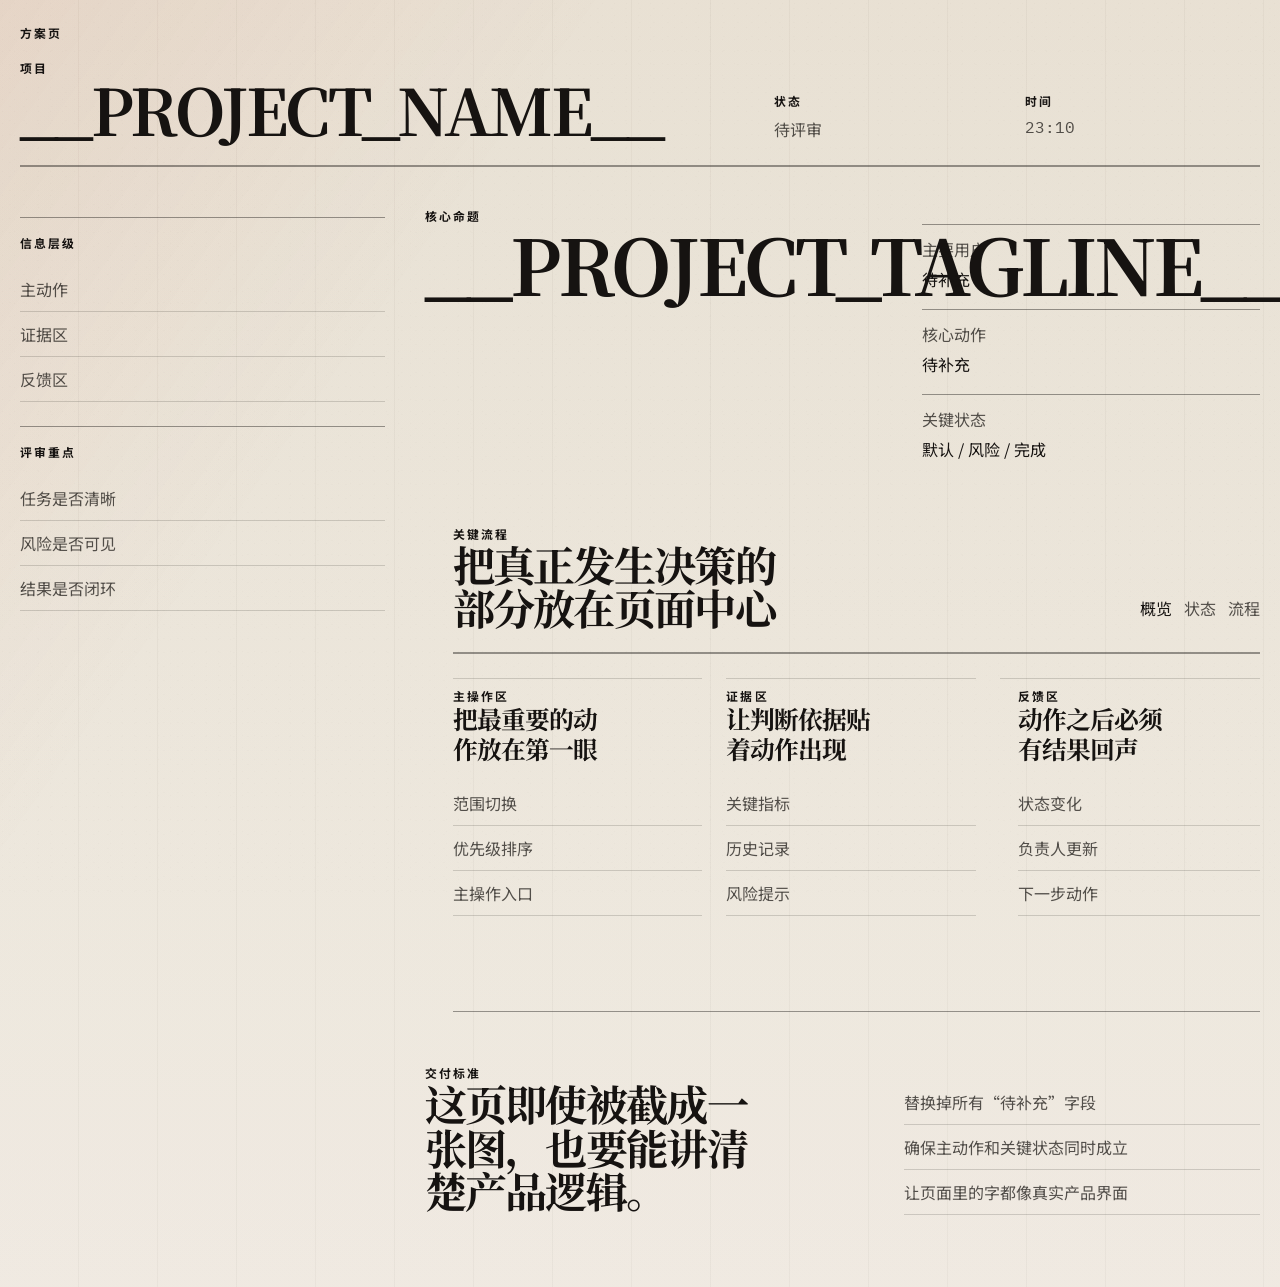
<file: .skill-build/product-html-prototype/assets/prototype-starter/index.html>
<!DOCTYPE html>
<html lang="zh-CN">
  <head>
    <meta charset="UTF-8" />
    <meta name="viewport" content="width=device-width, initial-scale=1.0" />
    <title>__PROJECT_NAME__</title>
    <link rel="preconnect" href="https://fonts.googleapis.com" />
    <link rel="preconnect" href="https://fonts.gstatic.com" crossorigin />
    <link
      href="https://fonts.googleapis.com/css2?family=IBM+Plex+Mono:wght@400;500&family=Noto+Sans+SC:wght@400;500;700&family=Noto+Serif+SC:wght@500;700&display=swap"
      rel="stylesheet"
    />
    <link rel="stylesheet" href="styles.css" />
  </head>
  <body>
    <div class="grain"></div>

    <div class="shell reveal reveal-1">
      <header class="masthead">
        <p class="kicker">方案页</p>
        <div class="masthead-meta">
          <div>
            <p class="meta-label">项目</p>
            <h1>__PROJECT_NAME__</h1>
          </div>
          <div class="meta-pair">
            <div>
              <p class="meta-label">状态</p>
              <p class="meta-value">待评审</p>
            </div>
            <div>
              <p class="meta-label">时间</p>
              <p class="meta-value mono" id="live-time">09:42</p>
            </div>
          </div>
        </div>
      </header>

      <main class="editorial-grid">
        <section class="statement reveal reveal-2">
          <p class="section-label">核心命题</p>
          <div class="statement-grid">
            <div class="statement-headline">
              <h2>__PROJECT_TAGLINE__</h2>
            </div>
            <dl class="fact-list">
              <div>
                <dt>主要用户</dt>
                <dd>待补充</dd>
              </div>
              <div>
                <dt>核心动作</dt>
                <dd>待补充</dd>
              </div>
              <div>
                <dt>关键状态</dt>
                <dd>默认 / 风险 / 完成</dd>
              </div>
            </dl>
          </div>
        </section>

        <section class="brief-rail reveal reveal-3">
          <div class="rail-block">
            <p class="section-label">信息层级</p>
            <ul>
              <li>主动作</li>
              <li>证据区</li>
              <li>反馈区</li>
            </ul>
          </div>
          <div class="rail-block">
            <p class="section-label">评审重点</p>
            <ul>
              <li>任务是否清晰</li>
              <li>风险是否可见</li>
              <li>结果是否闭环</li>
            </ul>
          </div>
        </section>

        <section class="main-stage reveal reveal-4">
          <div class="stage-header">
            <div>
              <p class="section-label">关键流程</p>
              <h3>把真正发生决策的部分放在页面中心</h3>
            </div>
            <nav class="stage-switcher" aria-label="页面视图">
              <button class="stage-tab is-active" data-tab="overview" type="button">概览</button>
              <button class="stage-tab" data-tab="states" type="button">状态</button>
              <button class="stage-tab" data-tab="flow" type="button">流程</button>
            </nav>
          </div>

          <article class="stage-panel is-active" data-panel="overview">
            <div class="stage-panel-grid">
              <div class="panel-column">
                <p class="panel-kicker">主操作区</p>
                <h4>把最重要的动作放在第一眼</h4>
                <ul class="panel-list">
                  <li>范围切换</li>
                  <li>优先级排序</li>
                  <li>主操作入口</li>
                </ul>
              </div>
              <div class="panel-column">
                <p class="panel-kicker">证据区</p>
                <h4>让判断依据贴着动作出现</h4>
                <ul class="panel-list">
                  <li>关键指标</li>
                  <li>历史记录</li>
                  <li>风险提示</li>
                </ul>
              </div>
              <div class="panel-column accent-column">
                <p class="panel-kicker">反馈区</p>
                <h4>动作之后必须有结果回声</h4>
                <ul class="panel-list">
                  <li>状态变化</li>
                  <li>负责人更新</li>
                  <li>下一步动作</li>
                </ul>
              </div>
            </div>
          </article>

          <article class="stage-panel" data-panel="states">
            <div class="ledger">
              <div class="ledger-row">
                <span class="ledger-key">空状态</span>
                <div>
                  <strong>先给方向，不给空白</strong>
                  <p>入口指引 / 示例数据 / 推荐下一步</p>
                </div>
              </div>
              <div class="ledger-row">
                <span class="ledger-key">风险态</span>
                <div>
                  <strong>优先级、影响面、负责人同时可见</strong>
                  <p>不要只给红色提醒，要给处理路径</p>
                </div>
              </div>
              <div class="ledger-row">
                <span class="ledger-key">完成态</span>
                <div>
                  <strong>结果、归属、后续动作一次讲清</strong>
                  <p>确认不是终点，闭环才是终点</p>
                </div>
              </div>
            </div>
          </article>

          <article class="stage-panel" data-panel="flow">
            <ol class="flowline">
              <li>
                <span class="mono">01</span>
                <div>
                  <strong>识别</strong>
                  <p>先知道当前要处理什么，以及为什么现在处理。</p>
                </div>
              </li>
              <li>
                <span class="mono">02</span>
                <div>
                  <strong>判断</strong>
                  <p>把证据、影响和风险放到一个视线范围内。</p>
                </div>
              </li>
              <li>
                <span class="mono">03</span>
                <div>
                  <strong>执行</strong>
                  <p>主动作必须清晰，次动作必须收敛。</p>
                </div>
              </li>
              <li>
                <span class="mono">04</span>
                <div>
                  <strong>确认</strong>
                  <p>执行后发生了什么，谁接手，下一步去哪。</p>
                </div>
              </li>
            </ol>
          </article>
        </section>

        <section class="closing-note reveal reveal-5">
          <div>
            <p class="section-label">交付标准</p>
            <h3>这页即使被截成一张图，也要能讲清楚产品逻辑。</h3>
          </div>
          <ul>
            <li>替换掉所有“待补充”字段</li>
            <li>确保主动作和关键状态同时成立</li>
            <li>让页面里的字都像真实产品界面</li>
          </ul>
        </section>
      </main>
    </div>

    <script src="app.js"></script>
  </body>
</html>
</file>
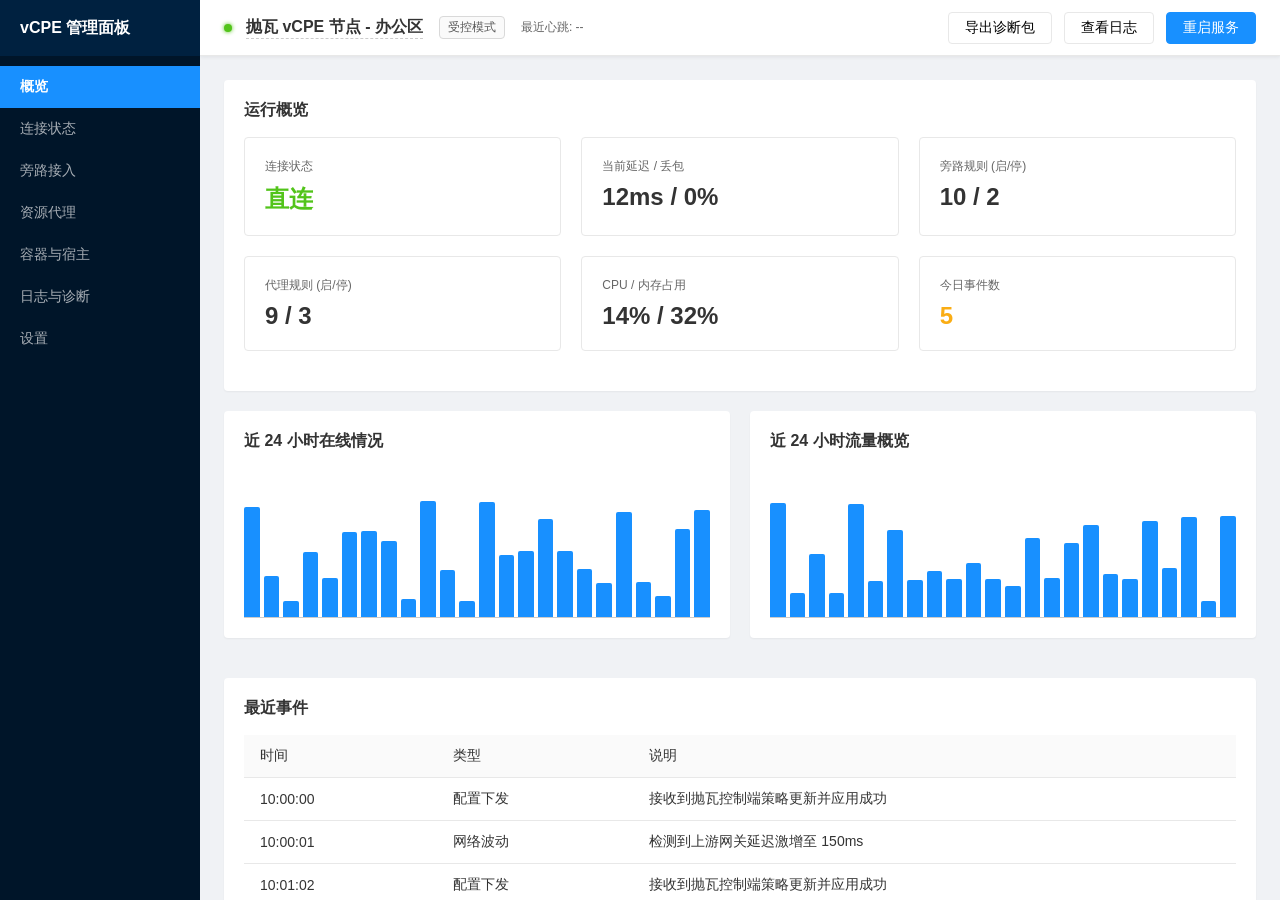
<file: 1.html>
<!DOCTYPE html>
<html lang="zh-CN">
<head>
    <meta charset="UTF-8">
    <meta name="viewport" content="width=device-width, initial-scale=1.0">
    <title>vCPE 本机管理面板</title>
    <style>
        :root {
            --primary-color: #1890ff;
            --primary-hover: #40a9ff;
            --success-color: #52c41a;
            --warning-color: #faad14;
            --error-color: #f5222d;
            --text-main: #333333;
            --text-secondary: #666666;
            --bg-color: #f0f2f5;
            --bg-panel: #ffffff;
            --border-color: #e8e8e8;
            --sidebar-width: 200px;
            --header-height: 56px;
        }

        * { box-sizing: border-box; margin: 0; padding: 0; font-family: -apple-system, BlinkMacSystemFont, "Segoe UI", Roboto, "Helvetica Neue", Arial, sans-serif; }
        body { background-color: var(--bg-color); color: var(--text-main); font-size: 14px; display: flex; height: 100vh; overflow: hidden; }
        
        /* 布局 */
        .sidebar { width: var(--sidebar-width); background: #001529; color: rgba(255,255,255,0.65); display: flex; flex-direction: column; }
        .sidebar-logo { height: var(--header-height); display: flex; align-items: center; padding: 0 20px; font-size: 16px; font-weight: bold; color: #fff; background: #002140; }
        .nav-menu { flex: 1; overflow-y: auto; padding-top: 10px; list-style: none; }
        .nav-item { padding: 12px 20px; cursor: pointer; transition: 0.3s; }
        .nav-item:hover { color: #fff; background: #1890ff; }
        .nav-item.active { color: #fff; background: #1890ff; font-weight: bold; }

        .main-container { flex: 1; display: flex; flex-direction: column; overflow: hidden; }
        
        /* 顶部状态栏 */
        .header { height: var(--header-height); background: var(--bg-panel); border-bottom: 1px solid var(--border-color); display: flex; align-items: center; justify-content: space-between; padding: 0 24px; box-shadow: 0 1px 4px rgba(0,21,41,0.08); z-index: 10; }
        .header-left { display: flex; align-items: center; gap: 16px; }
        .device-name { font-size: 16px; font-weight: bold; cursor: pointer; border-bottom: 1px dashed #ccc; }
        .status-badge { display: inline-block; width: 8px; height: 8px; border-radius: 50%; margin-right: 6px; }
        .status-online { background: var(--success-color); box-shadow: 0 0 4px var(--success-color); }
        .status-offline { background: var(--text-secondary); }
        .status-error { background: var(--error-color); }
        .tag { padding: 2px 8px; border-radius: 4px; font-size: 12px; border: 1px solid var(--border-color); background: #fafafa; }
        .tag-controlled { border-color: #d9d9d9; background: #fafafa; color: rgba(0,0,0,0.65); }
        .tag-local { border-color: #b7eb8f; background: #f6ffed; color: #52c41a; }
        .header-right { display: flex; gap: 12px; }

        /* 内容区 */
        .content { flex: 1; padding: 24px; overflow-y: auto; }
        .page { display: none; animation: fadeIn 0.3s; }
        .page.active { display: block; }
        @keyframes fadeIn { from { opacity: 0; } to { opacity: 1; } }

        /* 通用组件 */
        .panel { background: var(--bg-panel); padding: 20px; border-radius: 4px; box-shadow: 0 1px 2px rgba(0,0,0,0.05); margin-bottom: 20px; }
        .panel-title { font-size: 16px; font-weight: bold; margin-bottom: 16px; display: flex; justify-content: space-between; align-items: center; }
        
        .btn { padding: 6px 16px; border: 1px solid var(--border-color); background: #fff; border-radius: 4px; cursor: pointer; font-size: 14px; transition: 0.3s; }
        .btn:hover:not(:disabled) { border-color: var(--primary-color); color: var(--primary-color); }
        .btn-primary { background: var(--primary-color); border-color: var(--primary-color); color: #fff; }
        .btn-primary:hover:not(:disabled) { background: var(--primary-hover); color: #fff; }
        .btn:disabled { background: #f5f5f5; color: #b8b8b8; cursor: not-allowed; }
        .btn-link { padding: 0; border: none; background: none; color: var(--primary-color); }
        
        .toolbar { display: flex; justify-content: space-between; margin-bottom: 16px; }
        .toolbar-left { display: flex; gap: 12px; }
        input[type="text"], select { padding: 6px 12px; border: 1px solid var(--border-color); border-radius: 4px; outline: none; }
        input[type="text"]:focus, select:focus { border-color: var(--primary-color); }

        table { width: 100%; border-collapse: collapse; font-size: 14px; text-align: left; }
        th, td { padding: 12px 16px; border-bottom: 1px solid var(--border-color); }
        th { background: #fafafa; font-weight: 500; cursor: pointer; }
        th:hover { background: #f0f0f0; }
        tr:hover { background: #fafafa; }
        .action-links span { color: var(--primary-color); cursor: pointer; margin-right: 8px; }
        .action-links span.disabled { color: #ccc; cursor: not-allowed; }

        /* Dashboard specific */
        .grid-cards { display: grid; grid-template-columns: repeat(3, 1fr); gap: 20px; margin-bottom: 20px; }
        .card { padding: 20px; border: 1px solid var(--border-color); border-radius: 4px; display: flex; flex-direction: column; }
        .card-title { font-size: 12px; color: var(--text-secondary); margin-bottom: 8px; }
        .card-value { font-size: 24px; font-weight: bold; }
        
        .chart-box { height: 150px; display: flex; align-items: flex-end; gap: 4px; padding-top: 20px; border-bottom: 1px solid #ccc; position: relative; }
        .chart-bar { flex: 1; background: var(--primary-color); border-radius: 2px 2px 0 0; min-height: 5%; transition: height 0.5s; position: relative; }
        .chart-bar:hover::after { content: attr(data-val); position: absolute; top: -25px; left: 50%; transform: translateX(-50%); background: #333; color: #fff; padding: 2px 6px; border-radius: 4px; font-size: 12px; white-space: nowrap; }

        /* 分页 */
        .pagination { display: flex; justify-content: flex-end; align-items: center; gap: 8px; margin-top: 16px; }
        
        /* 弹窗 */
        .modal-overlay { position: fixed; top: 0; left: 0; right: 0; bottom: 0; background: rgba(0,0,0,0.45); display: none; justify-content: center; align-items: center; z-index: 1000; }
        .modal { background: #fff; width: 480px; max-width: 90%; border-radius: 4px; box-shadow: 0 4px 12px rgba(0,0,0,0.15); display: flex; flex-direction: column; }
        .modal-header { padding: 16px 24px; border-bottom: 1px solid var(--border-color); font-weight: bold; font-size: 16px; display: flex; justify-content: space-between; }
        .modal-close { cursor: pointer; color: #999; }
        .modal-body { padding: 24px; max-height: 60vh; overflow-y: auto; }
        .modal-footer { padding: 12px 24px; border-top: 1px solid var(--border-color); text-align: right; }
        
        /* 表单与设置项 */
        .form-item { margin-bottom: 16px; }
        .form-label { display: block; margin-bottom: 8px; color: var(--text-secondary); }
        .form-item input[type="text"] { width: 100%; }
        .setting-row { display: flex; justify-content: space-between; align-items: center; padding: 16px 0; border-bottom: 1px solid var(--border-color); }
        .setting-row:last-child { border-bottom: none; }
        .setting-info h4 { margin-bottom: 4px; }
        .setting-info p { font-size: 12px; color: var(--text-secondary); }

        /* 开关组件 */
        .switch { position: relative; display: inline-block; width: 44px; height: 22px; }
        .switch input { opacity: 0; width: 0; height: 0; }
        .slider { position: absolute; cursor: pointer; top: 0; left: 0; right: 0; bottom: 0; background-color: #ccc; transition: .4s; border-radius: 22px; }
        .slider:before { position: absolute; content: ""; height: 18px; width: 18px; left: 2px; bottom: 2px; background-color: white; transition: .4s; border-radius: 50%; }
        input:checked + .slider { background-color: var(--primary-color); }
        input:checked + .slider:before { transform: translateX(22px); }
        input:disabled + .slider { opacity: 0.5; cursor: not-allowed; }

        /* Toast提示 */
        .toast-container { position: fixed; top: 20px; left: 50%; transform: translateX(-50%); z-index: 2000; display: flex; flex-direction: column; gap: 10px; }
        .toast { padding: 10px 20px; background: #fff; border-left: 4px solid var(--primary-color); box-shadow: 0 2px 8px rgba(0,0,0,0.15); border-radius: 4px; animation: slideDown 0.3s; }
        @keyframes slideDown { from { transform: translateY(-20px); opacity: 0; } to { transform: translateY(0); opacity: 1; } }

        /* 工具类 */
        .text-gray { color: var(--text-secondary); }
        .flex-row { display: flex; align-items: center; gap: 8px; }
        .code-block { background: #f5f5f5; padding: 12px; border-radius: 4px; font-family: monospace; white-space: pre-wrap; margin-top: 8px; }
    </style>
</head>
<body>

    <div class="sidebar">
        <div class="sidebar-logo">vCPE 管理面板</div>
        <ul class="nav-menu" id="navMenu">
            <li class="nav-item active" onclick="switchPage('dashboard')">概览</li>
            <li class="nav-item" onclick="switchPage('connection')">连接状态</li>
            <li class="nav-item" onclick="switchPage('bypass')">旁路接入</li>
            <li class="nav-item" onclick="switchPage('proxy')">资源代理</li>
            <li class="nav-item" onclick="switchPage('docker')">容器与宿主</li>
            <li class="nav-item" onclick="switchPage('logs')">日志与诊断</li>
            <li class="nav-item" onclick="switchPage('settings')">设置</li>
        </ul>
    </div>

    <div class="main-container">
        <div class="header">
            <div class="header-left">
                <div class="flex-row">
                    <span class="status-badge status-online" id="globalStatusBadge"></span>
                    <span class="device-name" id="globalDeviceName" onclick="editDeviceName()">加载中...</span>
                </div>
                <span class="tag tag-controlled" id="globalModeTag">受控模式</span>
                <span class="text-gray" style="font-size: 12px;" id="globalHeartbeat">最近心跳: --</span>
            </div>
            <div class="header-right">
                <button class="btn" onclick="exportDiagnostics()">导出诊断包</button>
                <button class="btn" onclick="switchPage('logs')">查看日志</button>
                <button class="btn btn-primary" onclick="confirmAction('确定要重启 vCPE 服务吗？这会导致网络短暂中断。', () => showToast('服务已下发重启指令'))">重启服务</button>
            </div>
        </div>

        <div class="content">
            <div id="dashboard" class="page active">
                <div class="panel">
                    <div class="panel-title">运行概览</div>
                    <div class="grid-cards">
                        <div class="card"><div class="card-title">连接状态</div><div class="card-value" style="color: var(--success-color);">直连</div></div>
                        <div class="card"><div class="card-title">当前延迟 / 丢包</div><div class="card-value">12ms / 0%</div></div>
                        <div class="card"><div class="card-title">旁路规则 (启/停)</div><div class="card-value">10 / 2</div></div>
                        <div class="card"><div class="card-title">代理规则 (启/停)</div><div class="card-value">9 / 3</div></div>
                        <div class="card"><div class="card-title">CPU / 内存占用</div><div class="card-value">14% / 32%</div></div>
                        <div class="card"><div class="card-title">今日事件数</div><div class="card-value" style="color: var(--warning-color);">5</div></div>
                    </div>
                </div>
                <div class="grid-cards" style="grid-template-columns: 1fr 1fr;">
                    <div class="panel">
                        <div class="panel-title">近 24 小时在线情况</div>
                        <div class="chart-box" id="chartOnline"></div>
                    </div>
                    <div class="panel">
                        <div class="panel-title">近 24 小时流量概览</div>
                        <div class="chart-box" id="chartTraffic"></div>
                    </div>
                </div>
                <div class="panel">
                    <div class="panel-title">最近事件</div>
                    <table id="dashEventTable">
                        <thead><tr><th>时间</th><th>类型</th><th>说明</th></tr></thead>
                        <tbody></tbody>
                    </table>
                </div>
            </div>

            <div id="connection" class="page">
                <div class="panel">
                    <div class="panel-title">组网信息</div>
                    <div class="grid-cards">
                        <div class="card"><div class="card-title">所属网络名称</div><div class="card-value">抛瓦企业互联平台</div></div>
                        <div class="card"><div class="card-title">节点标识 / 虚拟地址</div><div class="card-value">Node-A / 10.254.1.5</div></div>
                        <div class="card"><div class="card-title">允许访问范围摘要</div><div class="card-value" style="font-size: 16px;">全局互通策略、研发网段</div></div>
                    </div>
                </div>
                <div class="panel">
                    <div class="panel-title">连接质量</div>
                    <table style="margin-bottom: 20px;">
                        <thead><tr><th>连接类型</th><th>当前延迟</th><th>丢包率</th><th>抖动</th></tr></thead>
                        <tbody><tr>
                            <td>直连 <span class="text-gray" style="font-size: 12px;">(中转表示走云节点兜底)</span></td>
                            <td>12ms</td><td>0%</td><td>2ms</td>
                        </tr></tbody>
                    </table>
                    <div class="panel-title" style="font-size: 14px;">最近断线记录</div>
                    <table>
                        <thead><tr><th>时间</th><th>断线原因</th></tr></thead>
                        <tbody>
                            <tr><td>2026-03-01 04:30:12</td><td>上游公网 IP 变更</td></tr>
                            <tr><td>2026-02-28 12:15:00</td><td>宿主机网卡重置</td></tr>
                        </tbody>
                    </table>
                </div>
                <div class="panel">
                    <div class="panel-title">连通性自检</div>
                    <button class="btn btn-primary" onclick="runHealthCheck()">开始自检</button>
                    <div id="healthCheckResult" style="display: none; margin-top: 16px;">
                        <table id="healthCheckTable">
                            <thead><tr><th>自检项</th><th>状态</th><th>操作</th></tr></thead>
                            <tbody></tbody>
                        </table>
                    </div>
                </div>
            </div>

            <div id="bypass" class="page">
                <div class="panel">
                    <div class="panel-title">旁路接入规则 <span class="text-gray" style="font-weight: normal; font-size: 12px; margin-left: 10px;">(把 vCPE 所在内网的网段或单个设备接入组网)</span></div>
                    <div class="toolbar">
                        <div class="toolbar-left">
                            <input type="text" id="bypassSearch" placeholder="搜索规则名或IP..." oninput="renderBypassTable()">
                            <select id="bypassFilter" onchange="renderBypassTable()">
                                <option value="all">所有状态</option>
                                <option value="启用">启用</option>
                                <option value="停用">停用</option>
                            </select>
                        </div>
                        <button class="btn btn-primary control-btn" onclick="openBypassModal()" title="受控模式下由上级平台下发">新建规则</button>
                    </div>
                    <table id="bypassTable">
                        <thead><tr><th>规则名称</th><th>目标类型</th><th>目标地址</th><th>访问对象</th><th>状态</th><th>最近命中</th><th>更新时间</th><th>操作</th></tr></thead>
                        <tbody></tbody>
                    </table>
                    <div class="pagination" id="bypassPagination"></div>
                </div>
            </div>

            <div id="proxy" class="page">
                <div class="panel">
                    <div class="panel-title">资源代理规则 <span class="text-gray" style="font-weight: normal; font-size: 12px; margin-left: 10px;">(按端口把内网服务提供给指定对象使用)</span></div>
                    <div class="toolbar">
                        <div class="toolbar-left">
                            <input type="text" id="proxySearch" placeholder="搜索代理名或目标..." oninput="renderProxyTable()">
                            <select id="proxyFilter" onchange="renderProxyTable()">
                                <option value="all">所有健康度</option>
                                <option value="正常">正常</option>
                                <option value="上游不可达">上游不可达</option>
                            </select>
                        </div>
                        <button class="btn btn-primary control-btn" onclick="openProxyModal()" title="受控模式下由上级平台下发">新建代理</button>
                    </div>
                    <table id="proxyTable">
                        <thead><tr><th>代理名称</th><th>对外端口</th><th>内网目标</th><th>状态</th><th>健康度</th><th>最近连接数</th><th>操作</th></tr></thead>
                        <tbody></tbody>
                    </table>
                </div>
            </div>

            <div id="docker" class="page">
                <div class="panel">
                    <div class="panel-title">容器信息</div>
                    <div class="grid-cards" style="grid-template-columns: 1fr 1fr;">
                        <div>
                            <p class="form-item"><span class="text-gray">容器 ID：</span> <span id="dkId"></span> <button class="btn btn-link" onclick="copyText(document.getElementById('dkId').innerText)">复制</button></p>
                            <p class="form-item"><span class="text-gray">镜像版本：</span> power-vcpe:v2.5.1</p>
                            <p class="form-item"><span class="text-gray">运行时间：</span> 14天 06小时</p>
                            <p class="form-item"><span class="text-gray">重启策略：</span> always</p>
                        </div>
                        <div>
                            <p class="form-item"><span class="text-gray">CPU占用：</span> 14% / 上限 2核</p>
                            <p class="form-item"><span class="text-gray">内存占用：</span> 312MB / 上限 1GB</p>
                            <div class="chart-box" id="chartDocker" style="height: 60px; padding-top: 0; border:none;"></div>
                        </div>
                    </div>
                    <div class="panel-title" style="font-size: 14px; margin-top: 16px;">端口与卷映射</div>
                    <table style="margin-bottom: 16px;">
                        <thead><tr><th>宿主端口/路径</th><th>容器端口/路径</th><th>用途</th></tr></thead>
                        <tbody>
                            <tr><td>8080</td><td>8080</td><td>本机管理面板</td></tr>
                            <tr><td>4430</td><td>4430</td><td>组网数据通道</td></tr>
                            <tr><td>/opt/vcpe/config</td><td>/app/config</td><td>持久化配置</td></tr>
                        </tbody>
                    </table>
                    <div class="toolbar-left">
                        <button class="btn" onclick="confirmAction('重启容器会导致短暂断网，确认？', ()=>showToast('容器重启中...'))">重启容器</button>
                        <button class="btn" onclick="confirmAction('确定拉取最新镜像？', ()=>showToast('正在拉取 latest 镜像...'))">拉取最新并重启</button>
                        <button class="btn" onclick="confirmAction('确定回滚到上一个正常版本？', ()=>showToast('回滚执行中...'))">回滚上一版本</button>
                        <button class="btn" onclick="exportDockerLogs()">导出容器日志</button>
                    </div>
                </div>
                <div class="panel">
                    <div class="panel-title">宿主网络信息</div>
                    <div class="grid-cards">
                        <div class="card"><div class="card-title">宿主机名 / 系统版本</div><div class="card-value" style="font-size: 16px;">ubuntu-cpe-node / Ubuntu 22.04 LTS</div></div>
                        <div class="card"><div class="card-title">默认网关 / DNS</div><div class="card-value" style="font-size: 16px;">192.168.1.1 / 114.114.114.114</div></div>
                    </div>
                    <table style="margin-top: 16px;">
                        <thead><tr><th>网卡名称</th><th>IP 地址</th><th>状态</th></tr></thead>
                        <tbody>
                            <tr><td>eth0 (WAN)</td><td>192.168.1.100/24</td><td>UP</td></tr>
                            <tr><td>tun0 (虚拟网卡)</td><td>10.254.1.5/16</td><td>UP</td></tr>
                            <tr><td>docker0</td><td>172.17.0.1/16</td><td>UP</td></tr>
                        </tbody>
                    </table>
                </div>
            </div>

            <div id="logs" class="page">
                <div class="panel">
                    <div class="panel-title">系统与业务日志</div>
                    <div class="toolbar">
                        <div class="toolbar-left">
                            <select id="logTypeFilter" onchange="renderLogsTable()">
                                <option value="all">所有模块</option>
                                <option value="System">系统日志</option>
                                <option value="Network">连接日志</option>
                                <option value="Bypass">旁路日志</option>
                                <option value="Proxy">代理日志</option>
                            </select>
                            <input type="text" id="logSearch" placeholder="关键字搜索..." oninput="renderLogsTable()">
                        </div>
                        <div class="toolbar-left">
                            <button class="btn btn-primary" onclick="generateTroubleshoot()">生成排障摘要</button>
                        </div>
                    </div>
                    <table id="logsTable">
                        <thead><tr><th>时间</th><th>级别</th><th>模块</th><th>内容</th><th>操作</th></tr></thead>
                        <tbody></tbody>
                    </table>
                    <div class="pagination" id="logsPagination"></div>
                </div>
                <div class="panel">
                    <div class="panel-title">告警与事件 <button class="btn btn-link" onclick="showToast('已批量忽略')">批量确认/忽略</button></div>
                    <table id="alertsTable">
                        <thead><tr><th>时间</th><th>级别</th><th>类型</th><th>说明</th><th>状态</th></tr></thead>
                        <tbody></tbody>
                    </table>
                </div>
            </div>

            <div id="settings" class="page">
                <div class="panel">
                    <div class="panel-title">基本设置</div>
                    <div class="setting-row">
                        <div class="setting-info">
                            <h4>设备名称</h4>
                            <p>标识该节点在网络中的名称，可与上级平台同步</p>
                        </div>
                        <div>
                            <input type="text" id="settingDeviceName" value="抛瓦 vCPE 节点">
                            <button class="btn" onclick="saveDeviceName()">保存</button>
                        </div>
                    </div>
                    <div class="setting-row">
                        <div class="setting-info"><h4>系统时区</h4><p>日志与任务时间基准</p></div>
                        <select><option>Asia/Shanghai (UTC+8)</option></select>
                    </div>
                    <div class="setting-row">
                        <div class="setting-info"><h4>语言</h4></div>
                        <select><option>简体中文</option></select>
                    </div>
                </div>

                <div class="panel">
                    <div class="panel-title">运行模式</div>
                    <div class="setting-row">
                        <div class="setting-info">
                            <h4>受控模式</h4>
                            <p>启用后，规则配置由上级云平台统一管理下发，本机禁止新增/编辑/删除规则。</p>
                        </div>
                        <label class="switch">
                            <input type="checkbox" id="settingModeSwitch" onchange="toggleControlMode()">
                            <span class="slider"></span>
                        </label>
                    </div>
                </div>

                <div class="panel">
                    <div class="panel-title">接入与认证</div>
                    <div class="setting-row">
                        <div class="setting-info"><h4>当前绑定网络</h4><p>抛瓦企业互联平台 - 华南片区</p></div>
                        <span class="tag tag-local">已绑定</span>
                    </div>
                    <div class="setting-row">
                        <div class="setting-info"><h4>接入码</h4><p>xxxxxxxx-xxxx-xxxx-xxxx-xxxxxxxxxxxx</p></div>
                        <button class="btn" onclick="openRebindModal()">重新绑定</button>
                    </div>
                </div>

                <div class="panel">
                    <div class="panel-title">访问与安全</div>
                    <div class="setting-row">
                        <div class="setting-info"><h4>本机面板登录验证</h4><p>开启后访问当前 8080 端口需输入密码</p></div>
                        <label class="switch"><input type="checkbox" checked onchange="showToast('已修改验证状态')"><span class="slider"></span></label>
                    </div>
                    <div class="setting-row">
                        <div class="setting-info"><h4>仅允许内网访问</h4><p>禁止外部接口直接访问本机面板</p></div>
                        <label class="switch"><input type="checkbox" checked onchange="showToast('已修改访问策略')"><span class="slider"></span></label>
                    </div>
                </div>
            </div>
        </div>
    </div>

    <div class="toast-container" id="toastContainer"></div>

    <div class="modal-overlay" id="confirmModal">
        <div class="modal">
            <div class="modal-header">操作确认 <span class="modal-close" onclick="closeModal('confirmModal')">×</span></div>
            <div class="modal-body" id="confirmMsg">是否确认？</div>
            <div class="modal-footer">
                <button class="btn" onclick="closeModal('confirmModal')">取消</button>
                <button class="btn btn-primary" id="confirmBtn">确认</button>
            </div>
        </div>
    </div>

    <div class="modal-overlay" id="formModal">
        <div class="modal">
            <div class="modal-header" id="formModalTitle">新建规则 <span class="modal-close" onclick="closeModal('formModal')">×</span></div>
            <div class="modal-body" id="formModalBody">
                </div>
            <div class="modal-footer">
                <button class="btn" onclick="closeModal('formModal')">取消</button>
                <button class="btn btn-primary" onclick="submitForm()">保存</button>
            </div>
        </div>
    </div>

    <div class="modal-overlay" id="diagModal">
        <div class="modal">
            <div class="modal-header">排障摘要 <span class="modal-close" onclick="closeModal('diagModal')">×</span></div>
            <div class="modal-body">
                <div class="code-block" id="diagContent">
【问题现象】近期存在丢包抖动
【可能原因】宿主机物理网络拥塞 / 运营商跨境路由波动
【建议步骤】
1. 检查本机 192.168.1.1 网关是否丢包
2. 在连接状态页尝试切换中转节点
【需上报信息】
请点击右上角导出诊断包提供给运维。
                </div>
            </div>
            <div class="modal-footer">
                <button class="btn" onclick="copyText(document.getElementById('diagContent').innerText)">复制摘要</button>
                <button class="btn btn-primary" onclick="closeModal('diagModal')">确认</button>
            </div>
        </div>
    </div>

    <script>
        // === 假数据构造 ===
        let globalState = {
            mode: 'controlled', // controlled, local
            deviceName: '抛瓦 vCPE 节点 - 办公区'
        };

        const generateMockData = () => {
            const bypass = Array.from({length: 12}, (_, i) => ({
                id: i + 1,
                name: `内网互通网段 0${i+1}`,
                type: i % 3 === 0 ? "单IP" : "网段",
                target: i % 3 === 0 ? `10.10.1.${10+i}` : `192.168.${10+i}.0/24`,
                group: "研发部, 运维组",
                status: i % 4 === 0 ? "停用" : "启用",
                hits: Math.floor(Math.random() * 5000),
                updateTime: `2026-03-0${(i%9)+1} 10:00:00`
            }));

            const apps = ["斯毕德加速服务", "莱沃内部平台", "OA 系统", "代码仓库", "监控面板"];
            const proxy = Array.from({length: 12}, (_, i) => ({
                id: i + 1,
                name: apps[i%5] + ` - 端口 ${i+1}`,
                port: 8080 + i,
                target: `172.16.0.${10+i}:${3000+i}`,
                status: i % 3 === 0 ? "停用" : "启用",
                health: i % 7 === 0 ? "上游不可达" : "正常",
                connections: Math.floor(Math.random() * 300)
            }));

            const logModules = ["System", "Network", "Bypass", "Proxy", "Docker"];
            const logLevels = ["INFO", "INFO", "WARN", "ERROR"];
            const logs = Array.from({length: 85}, (_, i) => ({
                id: i + 1,
                time: `2026-03-04 14:${Math.floor(i/2).toString().padStart(2,'0')}:${(i%60).toString().padStart(2,'0')}`,
                level: logLevels[Math.floor(Math.random() * logLevels.length)],
                module: logModules[Math.floor(Math.random() * logModules.length)],
                content: `执行例行状态检查，结果状态码: ${200 + Math.floor(Math.random()*300)}`
            }));

            const events = Array.from({length: 22}, (_, i) => ({
                id: i + 1,
                time: `2026-03-04 10:${Math.floor(i/2).toString().padStart(2,'0')}:${(i%60).toString().padStart(2,'0')}`,
                level: i % 8 === 0 ? "高" : (i % 3 === 0 ? "中" : "低"),
                type: i % 2 === 0 ? "配置下发" : "网络波动",
                desc: i % 2 === 0 ? "接收到抛瓦控制端策略更新并应用成功" : "检测到上游网关延迟激增至 150ms",
                status: i < 5 ? "未处理" : "已确认"
            }));

            return { bypass, proxy, logs, events };
        };

        const mockData = generateMockData();
        
        // 初始数据渲染
        document.getElementById('settingDeviceName').value = globalState.deviceName;
        document.getElementById('dkId').innerText = "c7a8b9e0f1d" + Math.floor(Math.random()*1000);
        document.getElementById('settingModeSwitch').checked = globalState.mode === 'controlled';

        // === 核心逻辑交互 ===

        // 页面切换
        function switchPage(pageId) {
            document.querySelectorAll('.page').forEach(el => el.classList.remove('active'));
            document.querySelectorAll('.nav-item').forEach(el => el.classList.remove('active'));
            document.getElementById(pageId).classList.add('active');
            event.currentTarget.classList.add('active');
            
            if (pageId === 'dashboard') initCharts();
        }

        // 更新全局状态栏
        function updateGlobalHeader() {
            document.getElementById('globalDeviceName').innerText = globalState.deviceName;
            const tag = document.getElementById('globalModeTag');
            if(globalState.mode === 'controlled') {
                tag.className = 'tag tag-controlled';
                tag.innerText = '受控模式';
            } else {
                tag.className = 'tag tag-local';
                tag.innerText = '本机模式';
            }
            
            // 更新按钮状态
            document.querySelectorAll('.control-btn').forEach(btn => {
                if(globalState.mode === 'controlled') {
                    btn.disabled = true;
                } else {
                    btn.disabled = false;
                }
            });
        }

        // 切换受控模式
        function toggleControlMode() {
            const isControlled = document.getElementById('settingModeSwitch').checked;
            const newMode = isControlled ? 'controlled' : 'local';
            const msg = isControlled ? "切换回受控模式将覆盖本机所有自定义规则，是否继续？" : "切换到本机模式允许本机修改规则，但可能与云端策略冲突，是否继续？";
            
            confirmAction(msg, () => {
                globalState.mode = newMode;
                updateGlobalHeader();
                renderBypassTable();
                renderProxyTable();
                showToast(`已切换至${isControlled?'受控':'本机'}模式`);
            }, () => {
                // 取消则还原开关
                document.getElementById('settingModeSwitch').checked = !isControlled;
            });
        }

        function saveDeviceName() {
            const name = document.getElementById('settingDeviceName').value;
            if(!name) return showToast("名称不能为空");
            globalState.deviceName = name;
            updateGlobalHeader();
            showToast("设备名称已保存");
        }

        function editDeviceName() {
            switchPage('settings');
            const navs = document.querySelectorAll('.nav-item');
            navs.forEach(n => n.classList.remove('active'));
            navs[6].classList.add('active'); // highlight settings
            document.getElementById('settingDeviceName').focus();
        }

        // === 弹窗与Toast ===
        function showToast(msg) {
            const container = document.getElementById('toastContainer');
            const toast = document.createElement('div');
            toast.className = 'toast';
            toast.innerText = msg;
            container.appendChild(toast);
            setTimeout(() => toast.remove(), 3000);
        }

        function confirmAction(msg, onConfirm, onCancel) {
            document.getElementById('confirmMsg').innerText = msg;
            document.getElementById('confirmModal').style.display = 'flex';
            document.getElementById('confirmBtn').onclick = () => {
                closeModal('confirmModal');
                if(onConfirm) onConfirm();
            };
            // Bind cancel logic if needed
            document.querySelector('#confirmModal .btn:first-child').onclick = () => {
                closeModal('confirmModal');
                if(onCancel) onCancel();
            };
        }

        function closeModal(id) { document.getElementById(id).style.display = 'none'; }

        // === 复制与下载 ===
        function copyText(text) {
            if (navigator.clipboard) {
                navigator.clipboard.writeText(text).then(() => showToast('已复制到剪贴板')).catch(() => showToast('复制失败，请手动选择'));
            } else {
                showToast('当前环境不支持一键复制，请手动选中');
            }
        }

        function fakeDownload(filename, content) {
            const a = document.createElement('a');
            a.href = 'data:text/plain;charset=utf-8,' + encodeURIComponent(content);
            a.download = filename;
            a.click();
            showToast(`开始下载：${filename}`);
        }

        function exportDiagnostics() {
            confirmAction('生成诊断包可能需要几秒钟，确定导出？', () => {
                fakeDownload(`vcpe_diag_${new Date().getTime()}.txt`, "vCPE Diagnostic Info...\nSystem: OK\nNetwork: OK");
            });
        }

        function exportDockerLogs() {
            fakeDownload(`docker_logs_${new Date().getTime()}.txt`, "[INFO] Container started...\n[INFO] Loading config...");
        }

        // === 页面表格渲染 ===
        
        // Dashboard
        function initCharts() {
            const renderBarChart = (id, count) => {
                const box = document.getElementById(id);
                box.innerHTML = '';
                for(let i=0; i<count; i++) {
                    const h = Math.random() * 80 + 10;
                    const el = document.createElement('div');
                    el.className = 'chart-bar';
                    el.style.height = `${h}%`;
                    el.setAttribute('data-val', Math.floor(h));
                    box.appendChild(el);
                }
            };
            renderBarChart('chartOnline', 24);
            renderBarChart('chartTraffic', 24);
            renderBarChart('chartDocker', 30);

            const tbody = document.querySelector('#dashEventTable tbody');
            tbody.innerHTML = mockData.events.slice(0, 5).map(e => `
                <tr><td>${e.time.split(' ')[1]}</td><td>${e.type}</td><td>${e.desc}</td></tr>
            `).join('');
        }

        // Bypass Table
        let bypassPage = 1;
        function renderBypassTable() {
            const kw = document.getElementById('bypassSearch').value.toLowerCase();
            const filter = document.getElementById('bypassFilter').value;
            let filtered = mockData.bypass.filter(r => 
                (r.name.toLowerCase().includes(kw) || r.target.includes(kw)) &&
                (filter === 'all' || r.status === filter)
            );
            
            const tbody = document.querySelector('#bypassTable tbody');
            tbody.innerHTML = filtered.map(r => `
                <tr>
                    <td>${r.name}</td>
                    <td>${r.type}</td>
                    <td>${r.target}</td>
                    <td><span class="tag">${r.group}</span></td>
                    <td style="color:${r.status==='启用'?'var(--success-color)':'var(--text-secondary)'}">${r.status}</td>
                    <td>${r.hits}</td>
                    <td>${r.updateTime.split(' ')[0]}</td>
                    <td class="action-links">
                        <span onclick="showToast('查看详情：${r.name}')">查看</span>
                        <span class="${globalState.mode==='controlled'?'disabled':''}" onclick="if(globalState.mode!=='controlled')openBypassModal()">编辑</span>
                        <span class="${globalState.mode==='controlled'?'disabled':''}" onclick="if(globalState.mode!=='controlled')confirmAction('确定删除？',()=>showToast('已删除（演示）'))">删除</span>
                    </td>
                </tr>
            `).join('');
            if(filtered.length === 0) tbody.innerHTML = `<tr><td colspan="8" style="text-align:center;padding:20px;">未找到匹配规则，<a href="#" onclick="document.getElementById('bypassSearch').value='';document.getElementById('bypassFilter').value='all';renderBypassTable();">清空筛选</a></td></tr>`;
        }

        function openBypassModal() {
            document.getElementById('formModalTitle').innerText = '新建旁路规则';
            document.getElementById('formModalBody').innerHTML = `
                <div class="form-item"><label class="form-label">规则名称</label><input type="text" placeholder="例如：办公区网段"></div>
                <div class="form-item"><label class="form-label">目标类型</label><select style="width:100%"><option>网段</option><option>单IP</option></select></div>
                <div class="form-item"><label class="form-label">目标地址</label><input type="text" placeholder="192.168.x.0/24"></div>
                <div class="text-gray" style="font-size:12px; margin-bottom:16px;">* 注意：请确保填写的网段不会导致环路风险</div>
            `;
            document.getElementById('formModal').style.display = 'flex';
        }

        // Proxy Table
        function renderProxyTable() {
            const kw = document.getElementById('proxySearch').value.toLowerCase();
            const filter = document.getElementById('proxyFilter').value;
            let filtered = mockData.proxy.filter(r => 
                (r.name.toLowerCase().includes(kw) || r.target.includes(kw)) &&
                (filter === 'all' || r.health === filter)
            );
            
            const tbody = document.querySelector('#proxyTable tbody');
            tbody.innerHTML = filtered.map(r => `
                <tr>
                    <td>${r.name}</td>
                    <td>${r.port}</td>
                    <td>${r.target}</td>
                    <td style="color:${r.status==='启用'?'var(--success-color)':'var(--text-secondary)'}">${r.status}</td>
                    <td style="color:${r.health==='正常'?'var(--success-color)':'var(--error-color)'}">${r.health}</td>
                    <td>${r.connections}</td>
                    <td class="action-links">
                        <span onclick="testProxyConnection('${r.name}')">连通测试</span>
                        <span class="${globalState.mode==='controlled'?'disabled':''}" onclick="if(globalState.mode!=='controlled')showToast('编辑功能')">编辑</span>
                    </td>
                </tr>
            `).join('');
            if(filtered.length === 0) tbody.innerHTML = `<tr><td colspan="7" style="text-align:center;padding:20px;">暂无数据</td></tr>`;
        }

        function openProxyModal() {
            document.getElementById('formModalTitle').innerText = '新建资源代理';
            document.getElementById('formModalBody').innerHTML = `
                <div class="form-item"><label class="form-label">代理名称</label><input type="text" placeholder="例如：内部 ERP"></div>
                <div class="form-item"><label class="form-label">对外监听端口</label><input type="text" placeholder="8080"></div>
                <div class="form-item"><label class="form-label">内网目标 (IP:Port)</label><input type="text" placeholder="172.16.1.100:80"></div>
            `;
            document.getElementById('formModal').style.display = 'flex';
        }

        function testProxyConnection(name) {
            confirmAction(`对【${name}】进行模拟连通性测试？`, () => {
                showToast('测试完成：端口通畅，响应耗时 12ms');
            });
        }

        function submitForm() {
            showToast('保存成功（仅演示前端交互）');
            closeModal('formModal');
        }

        // Logs Table (Pagination)
        let logPage = 1;
        const logPageSize = 20;
        function renderLogsTable() {
            const kw = document.getElementById('logSearch').value.toLowerCase();
            const filter = document.getElementById('logTypeFilter').value;
            let filtered = mockData.logs.filter(r => 
                (r.content.toLowerCase().includes(kw) || r.module.toLowerCase().includes(kw)) &&
                (filter === 'all' || r.module === filter)
            );
            
            const totalPages = Math.ceil(filtered.length / logPageSize);
            if(logPage > totalPages) logPage = totalPages || 1;
            
            const start = (logPage - 1) * logPageSize;
            const paged = filtered.slice(start, start + logPageSize);

            const tbody = document.querySelector('#logsTable tbody');
            tbody.innerHTML = paged.map(r => `
                <tr>
                    <td>${r.time}</td>
                    <td style="color:${r.level==='ERROR'?'var(--error-color)':(r.level==='WARN'?'var(--warning-color)':'inherit')}">${r.level}</td>
                    <td>${r.module}</td>
                    <td>${r.content}</td>
                    <td class="action-links"><span onclick="copyText('${r.time} [${r.level}] [${r.module}] ${r.content}')">复制</span></td>
                </tr>
            `).join('');

            document.getElementById('logsPagination').innerHTML = `
                <button class="btn" ${logPage===1?'disabled':''} onclick="logPage--; renderLogsTable()">上一页</button>
                <span>${logPage} / ${totalPages || 1}</span>
                <button class="btn" ${logPage===totalPages || totalPages===0?'disabled':''} onclick="logPage++; renderLogsTable()">下一页</button>
            `;
            
            // Events table (no pagination needed for demo)
            document.querySelector('#alertsTable tbody').innerHTML = mockData.events.map(e => `
                <tr>
                    <td>${e.time}</td>
                    <td style="color:${e.level==='高'?'var(--error-color)':(e.level==='中'?'var(--warning-color)':'var(--primary-color)')}">${e.level}</td>
                    <td>${e.type}</td>
                    <td>${e.desc}</td>
                    <td>${e.status}</td>
                </tr>
            `).join('');
        }

        function generateTroubleshoot() { document.getElementById('diagModal').style.display = 'flex'; }

        // 连通性自检
        function runHealthCheck() {
            const wrap = document.getElementById('healthCheckResult');
            const tbody = document.querySelector('#healthCheckTable tbody');
            wrap.style.display = 'block';
            tbody.innerHTML = `<tr><td colspan="3" style="text-align:center;">正在检测中...</td></tr>`;
            
            setTimeout(() => {
                const results = [
                    { item: "DNS 解析", status: "通过", color: "var(--success-color)", act: "正常" },
                    { item: "系统时间同步", status: "通过", color: "var(--success-color)", act: "正常" },
                    { item: "管理面板端口检查", status: "通过", color: "var(--success-color)", act: "未冲突" },
                    { item: "上级平台可达性", status: "警告", color: "var(--warning-color)", act: "延迟较高(120ms)" }
                ];
                tbody.innerHTML = results.map(r => `
                    <tr><td>${r.item}</td><td style="color:${r.color}">${r.status}</td>
                    <td class="action-links"><span onclick="copyText('${r.item} 检查结果: ${r.act}')">复制详情</span></td></tr>
                `).join('');
                showToast('自检完成');
            }, 1000);
        }

        // 重新绑定
        function openRebindModal() {
            document.getElementById('formModalTitle').innerText = '重新绑定网络';
            document.getElementById('formModalBody').innerHTML = `
                <div class="text-gray" style="margin-bottom: 16px;">重新绑定将清空现有部分策略配置，请向平台管理员索取新的 32 位接入码。</div>
                <div class="form-item"><label class="form-label">设备接入码 (Token)</label><input type="text" placeholder="xxxxxxxx-xxxx-xxxx-xxxx-xxxxxxxxxxxx"></div>
            `;
            document.getElementById('formModal').style.display = 'flex';
        }

        // Init
        updateGlobalHeader();
        renderBypassTable();
        renderProxyTable();
        renderLogsTable();
        initCharts();
    </script>
</body>
</html>
</file>
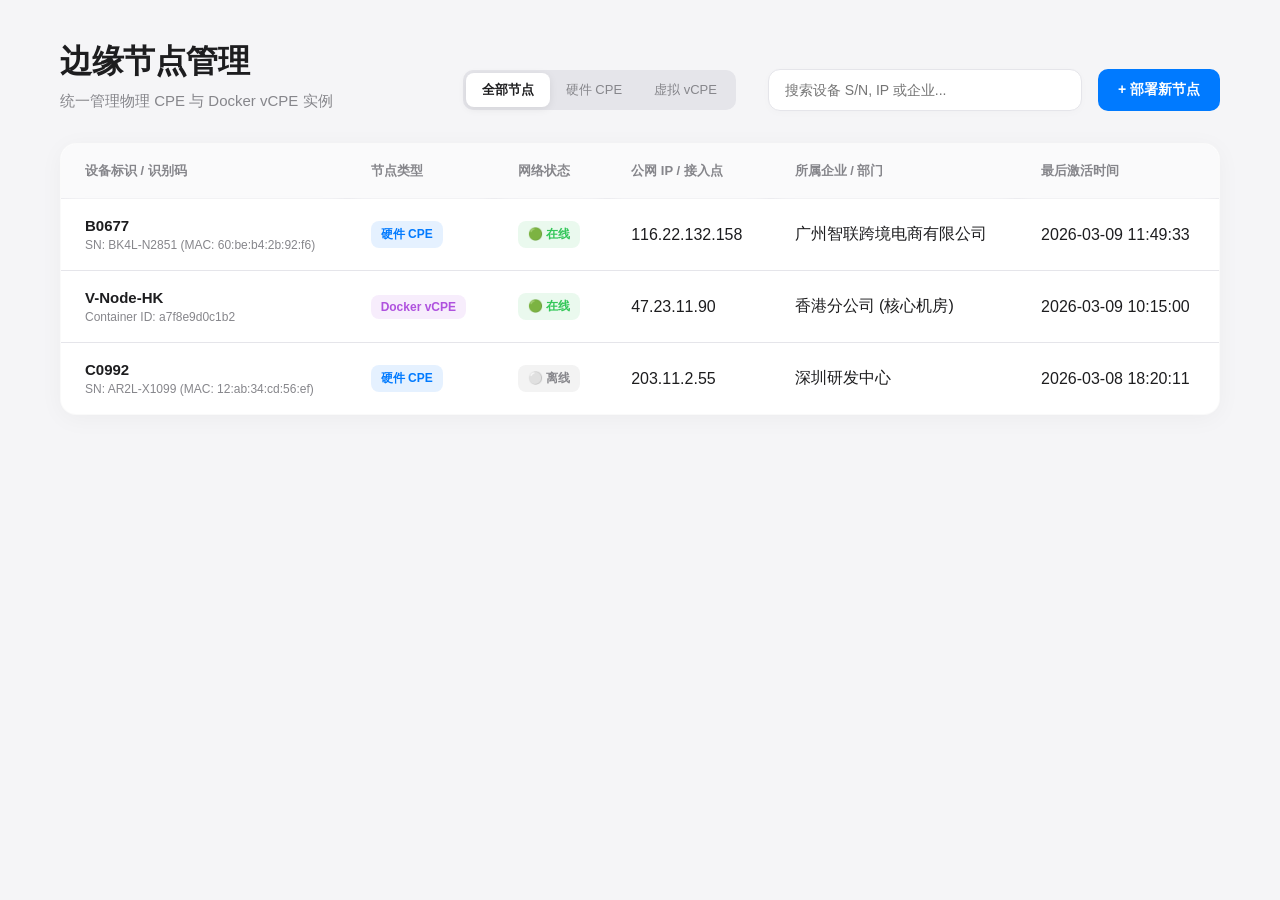
<file: cpe_dashboard_gemini.html>
<!DOCTYPE html>
<html lang="zh-CN">
<head>
    <meta charset="UTF-8">
    <meta name="viewport" content="width=device-width, initial-scale=1.0">
    <title>CPE/vCPE 设备管理系统 - 产品原型</title>
    <style>
        /* 参考 Apple Design Guidelines 的基础视觉变量 */
        :root {
            --apple-bg: #F5F5F7;
            --apple-sidebar: #F2F2F7;
            --apple-card: #FFFFFF;
            --apple-text-main: #1D1D1F;
            --apple-text-mut: #86868B;
            --apple-blue: #007AFF;
            --apple-green: #34C759;
            --apple-orange: #FF9F0A;
            --apple-purple: #AF52DE;
            --apple-border: #E5E5EA;
            --apple-shadow: 0 4px 24px rgba(0,0,0,0.04);
            --font-stack: -apple-system, BlinkMacSystemFont, "SF Pro Text", "Segoe UI", Roboto, Helvetica, Arial, sans-serif;
        }

        body {
            margin: 0;
            padding: 0;
            font-family: var(--font-stack);
            background-color: var(--apple-bg);
            color: var(--apple-text-main);
            display: flex;
            height: 100vh;
            overflow: hidden;
            -webkit-font-smoothing: antialiased;
        }

        /* ================= 列表视图样式 ================= */
        .list-view {
            display: flex;
            flex-direction: column;
            width: 100%;
            height: 100%;
            padding: 40px 60px;
            box-sizing: border-box;
            background: var(--apple-bg);
            overflow-y: auto;
        }

        .list-header {
            display: flex;
            justify-content: space-between;
            align-items: flex-end;
            margin-bottom: 32px;
        }

        .list-title {
            font-size: 32px;
            font-weight: 700;
            margin: 0;
            letter-spacing: -0.5px;
        }

        .list-subtitle {
            font-size: 15px;
            color: var(--apple-text-mut);
            margin-top: 8px;
        }

        .list-actions {
            display: flex;
            gap: 16px;
            align-items: center;
        }

        .search-input {
            padding: 12px 16px;
            border-radius: 12px;
            border: 1px solid var(--apple-border);
            background: var(--apple-card);
            font-family: var(--font-stack);
            font-size: 14px;
            width: 280px;
            outline: none;
            transition: all 0.2s;
            box-shadow: 0 2px 8px rgba(0,0,0,0.02);
        }
        .search-input:focus {
            border-color: var(--apple-blue);
            box-shadow: 0 0 0 3px rgba(0,122,255,0.1);
        }

        .filter-tabs {
            display: flex;
            background: #E5E5EA;
            padding: 3px;
            border-radius: 10px;
            margin-right: 16px;
        }
        .filter-tab {
            padding: 8px 16px;
            font-size: 13px;
            font-weight: 500;
            color: var(--apple-text-mut);
            border-radius: 8px;
            cursor: pointer;
            transition: all 0.2s;
        }
        .filter-tab.active {
            background: var(--apple-card);
            color: var(--apple-text-main);
            box-shadow: 0 2px 8px rgba(0,0,0,0.08);
            font-weight: 600;
        }

        .table-container {
            background: var(--apple-card);
            border-radius: 16px;
            box-shadow: var(--apple-shadow);
            overflow: hidden;
            border: 1px solid rgba(0,0,0,0.02);
        }

        table {
            width: 100%;
            border-collapse: collapse;
            text-align: left;
        }

        th, td {
            padding: 18px 24px;
            border-bottom: 1px solid var(--apple-border);
        }

        th {
            font-size: 13px;
            color: var(--apple-text-mut);
            font-weight: 600;
            background: rgba(245, 245, 247, 0.5);
            backdrop-filter: blur(10px);
            position: sticky;
            top: 0;
            z-index: 1;
        }

        tr:last-child td { border-bottom: none; }
        
        tbody tr {
            transition: background-color 0.2s;
            cursor: pointer;
        }
        tbody tr:hover {
            background-color: #F9F9FB;
        }

        .device-name {
            font-weight: 600;
            font-size: 15px;
            color: var(--apple-text-main);
            margin-bottom: 4px;
        }
        .device-sub {
            font-size: 12px;
            color: var(--apple-text-mut);
        }

        .badge {
            padding: 5px 10px;
            border-radius: 8px;
            font-size: 12px;
            font-weight: 600;
            display: inline-block;
        }
        .badge-hw { background: rgba(0,122,255,0.1); color: var(--apple-blue); }
        .badge-vcpe { background: rgba(175,82,222,0.1); color: var(--apple-purple); }
        .badge-online { background: rgba(52,199,89,0.1); color: var(--apple-green); }
        .badge-offline { background: rgba(134,134,139,0.1); color: var(--apple-text-mut); }

        /* ================= 详情视图样式 ================= */
        .detail-view {
            display: none; /* 默认隐藏 */
            width: 100%;
            height: 100%;
        }

        .sidebar {
            width: 360px;
            background-color: var(--apple-card);
            border-right: 1px solid var(--apple-border);
            display: flex;
            flex-direction: column;
            overflow-y: auto;
            z-index: 10;
            box-shadow: 2px 0 12px rgba(0,0,0,0.02);
        }

        .sidebar-header { padding: 24px 32px 16px; }

        .back-link {
            color: var(--apple-text-mut);
            text-decoration: none;
            font-size: 14px;
            display: inline-flex;
            align-items: center;
            gap: 4px;
            margin-bottom: 24px;
            transition: color 0.2s;
            cursor: pointer;
            padding: 8px 12px 8px 0;
        }
        .back-link:hover { color: var(--apple-text-main); }

        .device-title-row {
            display: flex;
            justify-content: space-between;
            align-items: center;
            margin-bottom: 24px;
        }

        .device-title {
            font-size: 28px;
            font-weight: 700;
            margin: 0;
            letter-spacing: -0.5px;
        }

        .info-grid {
            display: grid;
            grid-template-columns: 1fr 1fr;
            gap: 20px 16px;
            margin-bottom: 32px;
        }
        .info-item { display: flex; flex-direction: column; gap: 6px; }
        .info-label { font-size: 12px; color: var(--apple-text-mut); font-weight: 500; }
        .info-value { font-size: 14px; font-weight: 500; word-break: break-all; line-height: 1.3; }
        .info-value.blue { color: var(--apple-blue); }

        .actions { display: flex; gap: 12px; margin-bottom: 32px; }
        .btn {
            border: none;
            border-radius: 10px;
            padding: 12px;
            font-size: 14px;
            font-weight: 600;
            cursor: pointer;
            text-align: center;
            transition: all 0.2s;
        }
        .btn:active { transform: scale(0.98); }
        .btn-primary { background-color: var(--apple-blue); color: white; flex: 2; }
        .btn-primary:hover { background-color: #006ee6; }
        .btn-outline { background-color: transparent; color: var(--apple-blue); border: 1px solid var(--apple-blue); flex: 2; }
        .btn-outline:hover { background-color: rgba(0,122,255,0.05); }
        .btn-icon { background-color: transparent; border: 1px solid var(--apple-border); color: var(--apple-text-main); flex: 1; display: flex; align-items: center; justify-content: center; }
        .btn-icon:hover { background-color: var(--apple-bg); }

        .main-content {
            flex: 1;
            display: flex;
            flex-direction: column;
            padding: 0 40px;
            overflow-y: auto;
        }
        
        .tabs {
            display: flex;
            gap: 32px;
            border-bottom: 1px solid var(--apple-border);
            padding-top: 32px;
            margin-bottom: 32px;
            position: sticky;
            top: 0;
            background: var(--apple-bg);
            z-index: 10;
        }
        .tab {
            padding: 12px 0;
            font-size: 15px;
            color: var(--apple-text-mut);
            cursor: pointer;
            border-bottom: 2px solid transparent;
            margin-bottom: -1px;
            transition: all 0.2s;
        }
        .tab:hover { color: var(--apple-text-main); }
        .tab.active {
            color: var(--apple-text-main);
            border-bottom-color: var(--apple-text-main);
            font-weight: 600;
        }

        .row { display: flex; gap: 24px; margin-bottom: 24px; }
        .col-2 { flex: 2; min-width: 0; }
        .col-1 { flex: 1; min-width: 0; }
        
        .card {
            background: var(--apple-card);
            border-radius: 16px;
            padding: 24px;
            box-shadow: var(--apple-shadow);
            border: 1px solid rgba(0,0,0,0.02);
        }
        .card-header { display: flex; justify-content: space-between; align-items: center; margin-bottom: 24px; }
        .card-title { font-size: 17px; font-weight: 600; margin: 0; letter-spacing: -0.3px; }

        /* 硬件端口视图 */
        .ports-container { display: flex; gap: 20px; align-items: center; justify-content: center; padding: 24px 0; }
        .port-box { width: 72px; height: 72px; border: 2px solid var(--apple-border); border-radius: 12px; display: flex; flex-direction: column; align-items: center; justify-content: center; position: relative; background: var(--apple-card); }
        .port-box.active { border-color: var(--apple-green); background: rgba(52, 199, 89, 0.02); }
        .port-box.inactive { background: var(--apple-bg); color: var(--apple-text-mut); }
        .port-label { font-size: 11px; margin-top: 6px; font-weight: 500; }
        .port-connection { position: absolute; bottom: -32px; font-size: 11px; font-weight: 600; background: var(--apple-card); padding: 4px 10px; border-radius: 12px; border: 1px solid var(--apple-border); box-shadow: 0 2px 6px rgba(0,0,0,0.05); white-space: nowrap; }

        /* vCPE 拓扑视图 */
        .vcpe-topology { display: none; flex-direction: row; align-items: center; justify-content: space-between; padding: 20px; background: var(--apple-bg); border-radius: 12px; margin-bottom: 12px; }
        .topo-node { display: flex; flex-direction: column; align-items: center; gap: 8px; background: var(--apple-card); padding: 16px; border-radius: 12px; box-shadow: 0 4px 12px rgba(0,0,0,0.04); z-index: 2; text-align: center; border: 1px solid var(--apple-border); min-width: 100px; }
        .topo-node.highlight { border-color: var(--apple-blue); box-shadow: 0 4px 16px rgba(0,122,255,0.12); }
        .topo-icon { font-size: 28px; }
        .topo-label { font-size: 13px; font-weight: 600; }
        .topo-sub { font-size: 11px; color: var(--apple-text-mut); }
        .topo-line { flex: 1; height: 2px; background: var(--apple-border); position: relative; z-index: 1; margin: 0 -16px; }
        .topo-line::after { content: ''; position: absolute; top: -4px; left: 50%; transform: translateX(-50%); width: 10px; height: 10px; border-radius: 50%; background: var(--apple-green); box-shadow: 0 0 0 4px rgba(52,199,89,0.15); }

        .view-desc { text-align: center; font-size: 12px; color: var(--apple-text-mut); margin-top: 24px; }

        /* 状态进度条 */
        .status-list { display: flex; flex-direction: column; gap: 20px; }
        .status-row { display: flex; flex-direction: column; gap: 8px; }
        .status-labels { display: flex; justify-content: space-between; font-size: 13px; }
        .status-labels .icon { margin-right: 6px; font-size: 14px; }
        .status-labels .value { color: var(--apple-text-mut); font-weight: 500; }
        .progress-track { height: 6px; background: var(--apple-bg); border-radius: 3px; overflow: hidden; }
        .progress-fill { height: 100%; border-radius: 3px; }

        /* 工具类 */
        .hide { display: none !important; }
    </style>
</head>
<body>

<!-- ================= 视图 1：设备列表 ================= -->
<div id="view-list" class="list-view">
    <div class="list-header">
        <div>
            <h1 class="list-title">边缘节点管理</h1>
            <div class="list-subtitle">统一管理物理 CPE 与 Docker vCPE 实例</div>
        </div>
        <div class="list-actions">
            <div class="filter-tabs">
                <div class="filter-tab active">全部节点</div>
                <div class="filter-tab">硬件 CPE</div>
                <div class="filter-tab">虚拟 vCPE</div>
            </div>
            <input type="text" placeholder="搜索设备 S/N, IP 或企业..." class="search-input">
            <button class="btn btn-primary" style="padding: 12px 20px;">+ 部署新节点</button>
        </div>
    </div>

    <div class="table-container">
        <table>
            <thead>
                <tr>
                    <th>设备标识 / 识别码</th>
                    <th>节点类型</th>
                    <th>网络状态</th>
                    <th>公网 IP / 接入点</th>
                    <th>所属企业 / 部门</th>
                    <th>最后激活时间</th>
                </tr>
            </thead>
            <tbody>
                <!-- 硬件 CPE 行 -->
                <tr onclick="openDetail('B0677', 'hw', '广州智联跨境电商有限公司', '116.22.132.158')">
                    <td>
                        <div class="device-name">B0677</div>
                        <div class="device-sub">SN: BK4L-N2851 (MAC: 60:be:b4:2b:92:f6)</div>
                    </td>
                    <td><span class="badge badge-hw">硬件 CPE</span></td>
                    <td><span class="badge badge-online">🟢 在线</span></td>
                    <td>116.22.132.158</td>
                    <td>广州智联跨境电商有限公司</td>
                    <td>2026-03-09 11:49:33</td>
                </tr>
                <!-- 虚拟 vCPE 行 -->
                <tr onclick="openDetail('V-Node-HK', 'vcpe', '香港分公司 (核心机房)', '47.23.11.90')">
                    <td>
                        <div class="device-name">V-Node-HK</div>
                        <div class="device-sub">Container ID: a7f8e9d0c1b2</div>
                    </td>
                    <td><span class="badge badge-vcpe">Docker vCPE</span></td>
                    <td><span class="badge badge-online">🟢 在线</span></td>
                    <td>47.23.11.90</td>
                    <td>香港分公司 (核心机房)</td>
                    <td>2026-03-09 10:15:00</td>
                </tr>
                <!-- 离线设备行 -->
                <tr onclick="openDetail('C0992', 'hw', '深圳研发中心', '203.11.2.55')">
                    <td>
                        <div class="device-name">C0992</div>
                        <div class="device-sub">SN: AR2L-X1099 (MAC: 12:ab:34:cd:56:ef)</div>
                    </td>
                    <td><span class="badge badge-hw">硬件 CPE</span></td>
                    <td><span class="badge badge-offline">⚪ 离线</span></td>
                    <td>203.11.2.55</td>
                    <td>深圳研发中心</td>
                    <td>2026-03-08 18:20:11</td>
                </tr>
            </tbody>
        </table>
    </div>
</div>

<!-- ================= 视图 2：设备详情 ================= -->
<div id="view-detail" class="detail-view">
    <!-- 侧边栏：设备基础信息 -->
    <div class="sidebar">
        <div class="sidebar-header">
            <a onclick="closeDetail()" class="back-link">
                <svg width="18" height="18" viewBox="0 0 24 24" fill="none" stroke="currentColor" stroke-width="2.5" stroke-linecap="round" stroke-linejoin="round"><path d="M15 18l-6-6 6-6"/></svg>
                返回节点列表
            </a>
            
            <div class="device-title-row">
                <h1 class="device-title" id="detail-title">B0677</h1>
                <span class="badge badge-online" style="font-size: 13px;">🟢 在线</span>
            </div>

            <!-- 产品逻辑：用于标示当前详情页对应的设备类型，不再提供手动切换 -->
            <div style="margin-bottom: 24px;">
                <span id="detail-badge-type" class="badge badge-hw" style="font-size: 13px; padding: 6px 12px;">硬件 CPE</span>
            </div>

            <div class="info-grid">
                <div class="info-item">
                    <span class="info-label" id="lbl-model">设备型号 (Model)</span>
                    <span class="info-value" id="val-model">BK4L-N2851</span>
                </div>
                <div class="info-item">
                    <span class="info-label" id="lbl-mac">物理地址 (MAC)</span>
                    <span class="info-value" id="val-mac">60:be:b4:2b:92:f6</span>
                </div>
                <div class="info-item" style="grid-column: span 2;">
                    <span class="info-label">所属企业</span>
                    <span class="info-value" id="val-company">广州智联跨境电商有限公司</span>
                </div>
                <div class="info-item" style="grid-column: span 2;">
                    <span class="info-label">公网接入点</span>
                    <span class="info-value blue" id="val-ip">116.22.132.158</span>
                </div>
            </div>

            <div class="actions">
                <button class="btn btn-primary">同步策略下发</button>
                <button class="btn btn-outline">重启节点</button>
            </div>

            <div class="info-grid" style="border-top: 1px solid var(--apple-border); padding-top: 24px;">
                <div class="info-item">
                    <span class="info-label">智能调度 DNS</span>
                    <span class="info-value">-</span>
                </div>
                <div class="info-item">
                    <span class="info-label">隧道带宽限速</span>
                    <span class="info-value">100 Mbps</span>
                </div>
                
                <!-- vCPE 专属信息：基于低门槛部署的宿主机内核信息 -->
                <div class="info-item hide" id="host-env" style="grid-column: span 2; background: var(--apple-bg); padding: 12px; border-radius: 8px;">
                    <span class="info-label" style="color: var(--apple-text-main); font-weight: 600; margin-bottom: 2px;">宿主机内核 (Host Kernel)</span>
                    <span class="info-value" style="color: var(--apple-text-mut); font-size: 12px;">Linux 5.15.0-76-generic (x86_64)</span>
                    <div style="font-size: 11px; color: var(--apple-text-mut); margin-top: 6px; line-height: 1.4;">
                        提示：为保证容器一键化部署体验，当前节点未挂载系统目录，仅采集基础内核特征。
                    </div>
                </div>
            </div>
        </div>
    </div>

    <!-- 主体内容区：监控与数据分析 -->
    <div class="main-content">
        <div class="tabs">
            <div class="tab active">网络概览</div>
            <div class="tab">详细统计</div>
            <div class="tab">流量明细</div>
            <div class="tab">策略配置</div>
        </div>

        <div class="row">
            <!-- 核心区块：连接拓扑 -->
            <div class="card col-2">
                <div class="card-header">
                    <h2 class="card-title" id="title-ports">物理端口连接状态</h2>
                    <span style="font-size: 13px; color: var(--apple-blue); cursor: pointer; font-weight: 500;">刷新拓扑</span>
                </div>
                
                <!-- 硬件 CPE 视图 -->
                <div class="ports-container" id="view-ports-hw">
                    <div class="port-box active">
                        <span style="font-size: 24px;">🌐</span>
                        <span class="port-label">eth0</span>
                        <div class="port-connection">WAN 1</div>
                    </div>
                    <div class="port-box active">
                        <span style="font-size: 24px;">💻</span>
                        <span class="port-label">eth1</span>
                        <div class="port-connection" style="border-color: var(--apple-blue); color: var(--apple-blue);">隧道 LA</div>
                    </div>
                    <div class="port-box active">
                        <span style="font-size: 24px;">💻</span>
                        <span class="port-label">eth2</span>
                        <div class="port-connection" style="border-color: var(--apple-purple); color: var(--apple-purple);">隧道 EN</div>
                    </div>
                </div>

                <!-- vCPE (Docker) 逻辑视图 -->
                <div class="vcpe-topology" id="view-ports-vcpe">
                    <div class="topo-node">
                        <div class="topo-icon">🖥️</div>
                        <div class="topo-label">客户宿主机网络</div>
                        <div class="topo-sub">Host Network / NAT</div>
                    </div>
                    <div class="topo-line"></div>
                    <div class="topo-node highlight">
                        <div class="topo-icon">🐳</div>
                        <div class="topo-label">vCPE 容器实例</div>
                        <div class="topo-sub">sdwan-edge:latest</div>
                    </div>
                    <div class="topo-line"></div>
                    <div class="topo-node">
                        <div class="topo-icon">☁️</div>
                        <div class="topo-label">SD-WAN 云网络</div>
                        <div class="topo-sub">虚拟网卡: tun0 (LA)</div>
                    </div>
                </div>
                
                <div class="view-desc" id="desc-ports">
                    反映物理路由器的网口插线状态及隧道绑定情况
                </div>
            </div>

            <!-- 核心区块：实时计算资源 -->
            <div class="card col-1">
                <h2 class="card-title" style="margin-bottom: 24px;">实时负载状态</h2>
                <div class="status-list">
                    <div class="status-row">
                        <div class="status-labels">
                            <span><span class="icon">⚙️</span> CPU 负载</span>
                            <span class="value">21.25%</span>
                        </div>
                        <div class="progress-track"><div class="progress-fill" style="width: 21%; background: var(--apple-green);"></div></div>
                    </div>
                    <div class="status-row">
                        <div class="status-labels">
                            <span><span class="icon">🧠</span> 内存占用</span>
                            <span class="value" id="val-mem">191.7 MB / 1.98 GB</span>
                        </div>
                        <div class="progress-track"><div class="progress-fill" style="width: 10%; background: var(--apple-green);"></div></div>
                    </div>
                    
                    <!-- 硬件独占数据 -->
                    <div class="status-row" id="row-temp">
                        <div class="status-labels">
                            <span><span class="icon">🌡️</span> 主板温度</span>
                            <span class="value">45°C</span>
                        </div>
                        <div class="progress-track"><div class="progress-fill" style="width: 45%; background: var(--apple-orange);"></div></div>
                    </div>
                    
                    <!-- vCPE 独占数据 -->
                    <div class="status-row hide" id="row-uptime">
                        <div class="status-labels">
                            <span><span class="icon">⏱️</span> 容器存活时长</span>
                            <span class="value" style="color: var(--apple-text-main);">14天 06小时</span>
                        </div>
                    </div>
                </div>
            </div>
        </div>
        
        <!-- 下方可无限扩展其他图表区块 -->
        <div class="card">
            <div class="card-header"><h2 class="card-title">网络吞吐趋势</h2></div>
            <div style="height: 120px; background: repeating-linear-gradient(0deg, transparent, transparent 19px, var(--apple-border) 20px); display: flex; align-items: flex-end; justify-content: space-around; padding-top: 20px; opacity: 0.5;">
                <div style="width: 20px; height: 30%; background: var(--apple-blue); border-radius: 4px 4px 0 0;"></div>
                <div style="width: 20px; height: 50%; background: var(--apple-blue); border-radius: 4px 4px 0 0;"></div>
                <div style="width: 20px; height: 80%; background: var(--apple-blue); border-radius: 4px 4px 0 0;"></div>
                <div style="width: 20px; height: 60%; background: var(--apple-blue); border-radius: 4px 4px 0 0;"></div>
                <div style="width: 20px; height: 90%; background: var(--apple-blue); border-radius: 4px 4px 0 0;"></div>
            </div>
        </div>
    </div>
</div>

<script>
    // 视图切换逻辑
    const viewList = document.getElementById('view-list');
    const viewDetail = document.getElementById('view-detail');

    // 打开详情页
    function openDetail(deviceId, type, company, ip) {
        // 1. 切换视图
        viewList.style.display = 'none';
        viewDetail.style.display = 'flex';

        // 2. 填充通用基础数据
        document.getElementById('detail-title').innerText = deviceId;
        document.getElementById('val-company').innerText = company;
        document.getElementById('val-ip').innerText = ip;

        // 3. 根据类型调整呈现逻辑（产品体验核心）
        const isVcpe = type === 'vcpe';
        
        // 类型 Badge
        const badgeType = document.getElementById('detail-badge-type');
        badgeType.className = isVcpe ? 'badge badge-vcpe' : 'badge badge-hw';
        badgeType.innerText = isVcpe ? 'Docker vCPE' : '硬件 CPE';

        // 字段语义转换
        document.getElementById('lbl-model').innerText = isVcpe ? '容器镜像 (Image)' : '设备型号 (Model)';
        document.getElementById('val-model').innerText = isVcpe ? 'sdwan-edge:v2.1' : (deviceId === 'B0677' ? 'BK4L-N2851' : 'AR2L-X1099');
        
        document.getElementById('lbl-mac').innerText = isVcpe ? '容器标识 (Container ID)' : '物理地址 (MAC)';
        document.getElementById('val-mac').innerText = isVcpe ? 'a7f8e9d0c1b2' : '60:be:b4:2b:92:f6';

        // 内存显示差异（容器通常受限于 cgroup 分配，显示配额）
        document.getElementById('val-mem').innerText = isVcpe ? '128 MB / 512 MB (Limit)' : '191.7 MB / 1.98 GB';

        // 宿主机内核信息展示 (针对 vCPE 的现实妥协)
        const hostEnv = document.getElementById('host-env');
        if (isVcpe) {
            hostEnv.classList.remove('hide');
        } else {
            hostEnv.classList.add('hide');
        }

        // 网络拓扑与状态差异
        document.getElementById('title-ports').innerText = isVcpe ? '虚拟网络映射拓扑' : '物理端口连接状态';
        document.getElementById('view-ports-hw').style.display = isVcpe ? 'none' : 'flex';
        document.getElementById('view-ports-vcpe').style.display = isVcpe ? 'flex' : 'none';
        document.getElementById('desc-ports').innerText = isVcpe 
            ? '展示 vCPE 容器如何通过宿主机网络 NAT 穿透并建立 SD-WAN 隧道' 
            : '反映物理路由器的网口插线状态及隧道绑定情况';

        if (isVcpe) {
            document.getElementById('row-temp').classList.add('hide');
            document.getElementById('row-uptime').classList.remove('hide');
        } else {
            document.getElementById('row-temp').classList.remove('hide');
            document.getElementById('row-uptime').classList.add('hide');
        }
    }

    // 关闭详情页，返回列表
    function closeDetail() {
        viewDetail.style.display = 'none';
        viewList.style.display = 'flex';
    }
</script>

</body>
</html>
</file>
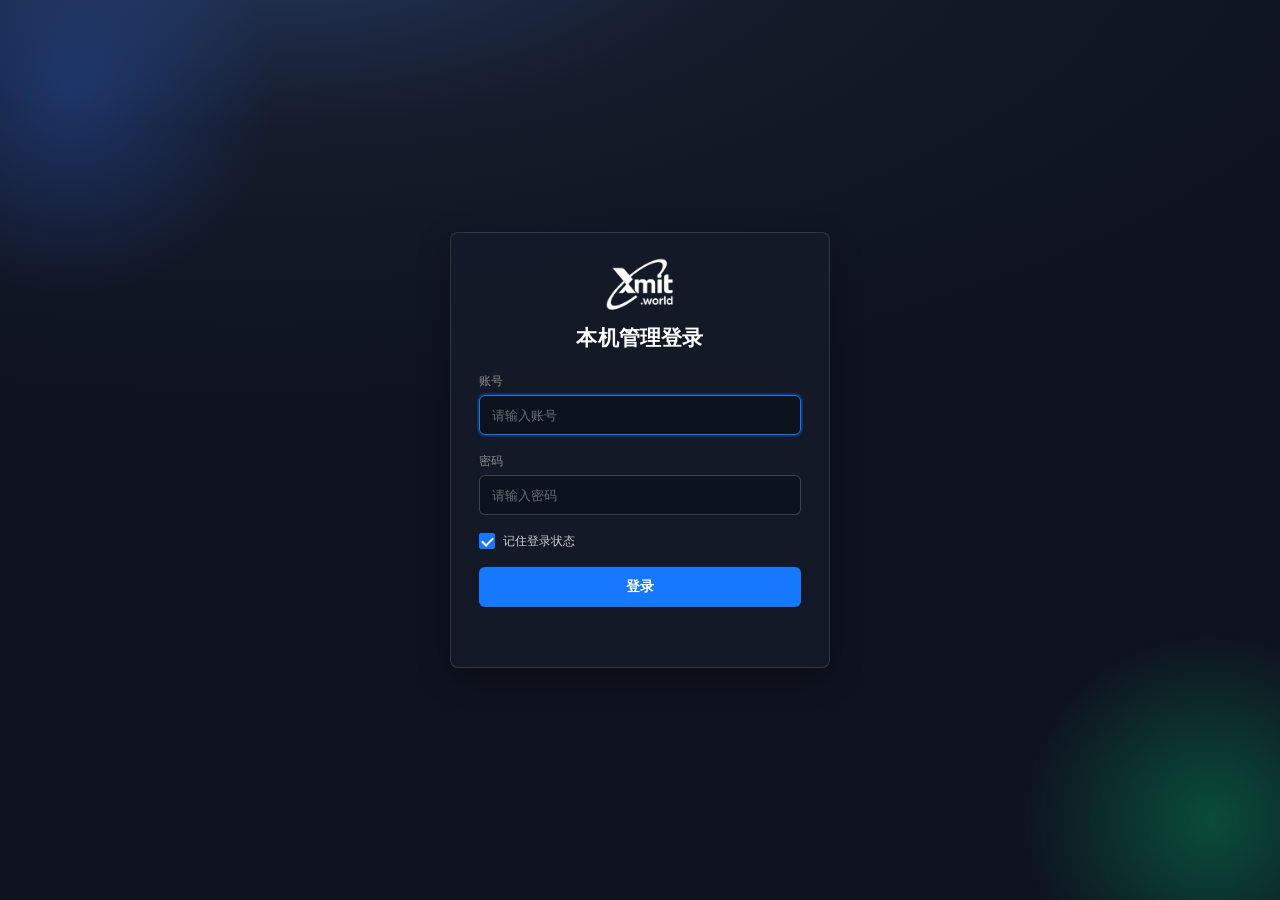
<file: software_docker.html>
<!doctype html>
<html lang="zh-CN">
<head>
<meta charset="utf-8" />
<meta name="viewport" content="width=device-width,initial-scale=1" />
<title>vCPE 本机管理面板（Docker）</title>
<style>
:root{--bg:#f0f2f5;--card:#fff;--line:#e8e8e8;--txt:#1f1f1f;--muted:#8c8c8c;--blue:#1890ff;--blueWeak:#e6f7ff;--ok:#52c41a;--warn:#faad14;--err:#ff4d4f;--off:#8c8c8c;--radius:4px;--shadow:0 1px 2px rgba(0,0,0,.03)}
*{box-sizing:border-box}
html,body{margin:0;background:var(--bg);color:var(--txt);font:14px/1.5 -apple-system,BlinkMacSystemFont,"Segoe UI","PingFang SC","Hiragino Sans GB","Microsoft YaHei",sans-serif}
button,input,select,textarea{font:13px -apple-system,BlinkMacSystemFont,"Segoe UI","PingFang SC","Microsoft YaHei",sans-serif}
button,input,select,textarea{border:1px solid #d9d9d9;border-radius:4px;padding:7px 11px;background:#fff;color:#1f1f1f;transition:all .18s cubic-bezier(.2,.8,.2,1)}
input:focus,select:focus,textarea:focus{outline:none;border-color:#40a9ff;box-shadow:0 0 0 2px rgba(24,144,255,.18)}
button{cursor:pointer;min-height:34px}
button:hover{border-color:#40a9ff;color:#1890ff}
button:disabled{cursor:not-allowed;color:#bfbfbf;background:#fafafa;border-color:#e5e5e5}
#runCheck,#byNew,#pxNew,#setSave{background:var(--blue);border-color:var(--blue);color:#fff}
#runCheck:hover,#byNew:hover,#pxNew:hover,#setSave:hover{background:#40a9ff;border-color:#40a9ff;color:#fff}
#topRestart,#ctRestart{border-color:#ffccc7;background:#fff2f0;color:#cf1322}
#topRestart:hover,#ctRestart:hover{border-color:#ff7875;color:#cf1322}
.hidden{display:none!important}
.login-page{min-height:100vh;display:flex;align-items:center;justify-content:center;padding:24px;background:radial-gradient(1200px 500px at 20% -10%,#263b63 0%,#151b2a 44%,#0f1320 100%);position:relative;overflow:hidden}
.login-page:before,.login-page:after{content:"";position:absolute;border-radius:50%;filter:blur(0);opacity:.35;pointer-events:none}
.login-page:before{width:420px;height:420px;left:-140px;top:-120px;background:radial-gradient(circle,#2d64d8 0%,rgba(45,100,216,0) 70%)}
.login-page:after{width:380px;height:380px;right:-120px;bottom:-110px;background:radial-gradient(circle,#00b96b 0%,rgba(0,185,107,0) 70%)}
.login-card{position:relative;z-index:1;width:min(380px,100%);background:rgba(20,27,41,.92);border:1px solid rgba(255,255,255,.12);border-radius:8px;padding:24px 28px 24px;box-shadow:0 10px 32px rgba(0,0,0,.32)}
.login-brand{display:flex;flex-direction:column;align-items:center;gap:10px;margin-bottom:18px}
.login-logo{display:block;width:auto;height:56px;max-width:132px}
.login-title{margin:0;text-align:center;font-size:21px;line-height:30px;color:#fff;font-weight:600;letter-spacing:.2px}
.login-form{display:flex;flex-direction:column;gap:16px}
.login-form .f{margin:0}
.login-form label{display:block;font-size:12px;line-height:20px;color:rgba(255,255,255,.7);margin-bottom:6px}
.login-form input{width:100%;height:40px;padding:0 12px;border:1px solid rgba(255,255,255,.2);border-radius:6px;background:rgba(9,15,27,.68);color:#fff}
.login-form input::placeholder{color:rgba(255,255,255,.38)}
.login-form input:focus{border-color:#1677ff;box-shadow:0 0 0 2px rgba(22,119,255,.24)}
.login-row{display:flex;justify-content:flex-start;align-items:center;min-height:20px}
.login-form label.login-check{display:inline-flex;align-items:center;gap:8px;margin:0;color:rgba(255,255,255,.78);font-size:12px;line-height:20px;cursor:pointer;user-select:none}
.login-form .login-check input[type="checkbox"]{position:absolute;opacity:0;pointer-events:none;width:0;height:0;margin:0}
.login-form .login-check .ck{position:relative;display:inline-block;width:16px;height:16px;flex:0 0 16px;border:1px solid rgba(255,255,255,.34);border-radius:2px;background:rgba(4,18,42,.65);transition:all .2s}
.login-form .login-check:hover .ck{border-color:#69b1ff}
.login-form .login-check input[type="checkbox"]:checked + .ck{border-color:#1677ff;background:#1677ff}
.login-form .login-check input[type="checkbox"]:checked + .ck::after{content:"";position:absolute;left:4px;top:1px;width:5px;height:9px;border:2px solid #fff;border-top:none;border-left:none;transform:rotate(45deg)}
.login-form .login-check span{display:inline-block}
.login-submit{width:100%;height:40px;border:none;border-radius:6px;background:#1677ff;color:#fff;font-size:14px;font-weight:600}
.login-submit:hover{background:#4096ff;color:#fff}
.login-submit.is-loading{position:relative;pointer-events:none;opacity:.92}
.login-submit.is-loading:before{content:"";position:absolute;left:calc(50% - 34px);top:50%;width:12px;height:12px;margin-top:-6px;border:2px solid #fff;border-right-color:transparent;border-radius:50%;animation:spin .8s linear infinite}
.login-err{min-height:20px;color:#ff7875;font-size:12px;line-height:20px}
.app{height:100vh;display:flex;flex-direction:column;overflow:hidden}
.top{position:sticky;top:0;z-index:9;display:flex;justify-content:space-between;gap:10px;align-items:center;padding:11px 16px;background:#fff;border-bottom:1px solid var(--line);box-shadow:0 1px 0 rgba(0,0,0,.02)}
.top .left,.top .right{display:flex;gap:8px;align-items:center;flex-wrap:wrap}
.name{font-weight:600;font-size:17px}
.meta{font-size:12px;color:var(--muted)}
.wrap{display:flex;flex:1;min-height:0;overflow:hidden}
.side{width:224px;height:100%;overflow:auto;background:#fff;border-right:1px solid var(--line);padding:12px 10px;display:flex;flex-direction:column;gap:6px;flex:0 0 auto}
.nav{border:1px solid transparent;background:transparent;text-align:left;padding:10px 12px;border-radius:4px;color:#434343;transition:all .18s cubic-bezier(.2,.8,.2,1)}
.nav:hover{background:#f5f5f5;color:#1f1f1f}
.nav.active{background:var(--blueWeak);border-color:#91d5ff;color:#0958d9;font-weight:600}
.main{flex:1;min-height:0;padding:20px;overflow:auto}
.page{display:none;flex-direction:column;gap:14px}
.page.active{display:flex}
.card{background:var(--card);border:1px solid var(--line);border-radius:var(--radius);padding:16px;box-shadow:var(--shadow)}
.ttl{display:flex;justify-content:space-between;align-items:center;gap:8px;margin-bottom:10px}
.ttl h2,.ttl h3{margin:0;font-size:16px;color:#262626}
.desc{margin:0;color:var(--muted);font-size:12px}
.grid6{display:grid;grid-template-columns:repeat(6,minmax(0,1fr));gap:10px}
.grid4{display:grid;grid-template-columns:repeat(4,minmax(0,1fr));gap:10px}
.ov-top{display:grid;grid-template-columns:minmax(0,2.3fr) minmax(320px,1fr);gap:10px;align-items:start}
.ov-top>.card{padding:12px}
.ov-metrics{padding:10px}
.ov-metrics .ttl{margin-bottom:6px}
.ov-grid{display:grid;grid-template-columns:repeat(5,minmax(0,1fr));gap:8px}
.ov-metrics .m{padding:7px 9px;min-width:0}
.ov-metrics .m .k{font-size:11px}
.ov-metrics .m .v{font-size:17px;line-height:1.2;white-space:nowrap;overflow:hidden;text-overflow:ellipsis}
.ov-metrics .metric-pair{flex-wrap:nowrap}
.m{border:1px solid var(--line);background:#fff;border-radius:4px;padding:10px}
.m .k{font-size:12px;color:#8c8c8c}
.m .v{font-size:22px;font-weight:600;color:#262626}
.m .s{font-size:12px;color:#8c8c8c}
.metric-pair{display:flex;align-items:center;gap:6px;flex-wrap:wrap}
.metric-item{display:inline-flex;align-items:center;gap:6px}
.metric-icon{display:inline-flex;align-items:center;justify-content:center;width:20px;height:20px;border-radius:4px;border:1px solid #d6e4ff;background:#f0f5ff;color:#2f54eb}
.metric-icon.mem{border-color:#ffd591;background:#fff7e6;color:#d48806}
.metric-icon svg{width:14px;height:14px;display:block}
.metric-split{font-size:18px;font-weight:500;color:#8c8c8c;padding:0 2px}
.grid2{display:grid;grid-template-columns:1fr 1fr;gap:12px}
.mini{border:1px solid var(--line);background:#fff;border-radius:4px;padding:10px}
.mini h4{margin:0 0 8px;font-size:13px;color:#262626}
canvas{width:100%;height:168px;display:block}
.ov-online{padding:11px 10px 15px}
.ov-online .ttl{margin-bottom:6px}
.ov-online canvas{height:56px}
.ov-traffic canvas{height:150px}
.traffic-wrap{position:relative}
.online-wrap{position:relative}
.resource-wrap{position:relative}
.online-tip{position:absolute;display:none;pointer-events:none;z-index:3;background:#fff;border:1px solid #e8e8e8;border-radius:4px;padding:8px 10px;min-width:160px;box-shadow:0 6px 16px rgba(0,0,0,.12)}
.online-tip.show{display:block}
.online-tip .t1{font-size:12px;color:#8c8c8c;margin-bottom:4px}
.online-tip .t2{display:flex;align-items:center;gap:6px;color:#262626}
.online-dot{width:8px;height:8px;border-radius:50%;display:inline-block}
.row{display:flex;gap:8px;align-items:center;flex-wrap:wrap}
.row.end{justify-content:flex-end}
.row .grow{flex:1}
.table{width:100%;border-collapse:collapse;table-layout:fixed}
.table th,.table td{border-bottom:1px solid #f0f0f0;padding:10px 8px;vertical-align:top;word-break:break-word}
.nowrap{white-space:nowrap}
.table th{font-size:12px;color:#8c8c8c;text-align:left;white-space:nowrap;background:#fafafa}
.table th.sort{cursor:pointer;padding-right:8px}
.table th.sort:after{content:"↕";display:inline-block;margin-left:6px;color:#bfbfbf;font-size:11px;line-height:1;vertical-align:middle}
.table th.sort.asc:after{content:"↑";color:var(--blue)}
.table th.sort.desc:after{content:"↓";color:var(--blue)}
.bad{display:inline-flex;align-items:center;border-radius:999px;padding:2px 10px;font-size:11px;border:1px solid transparent}
.status-online{background:#f6ffed;color:#389e0d;border-color:#b7eb8f}
.status-offline{background:#fafafa;color:#8c8c8c;border-color:#d9d9d9}
.status-abnormal{background:#fff2f0;color:#cf1322;border-color:#ffccc7}
.tag{display:inline-block;border:1px solid #d9d9d9;background:#fafafa;color:#595959;border-radius:999px;padding:2px 8px;font-size:11px;margin:0 4px 4px 0}
.on{background:#f6ffed;color:#389e0d;border-color:#b7eb8f}
.off{background:#fafafa;color:#8c8c8c;border-color:#d9d9d9}
.h-ok{background:#f6ffed;color:#389e0d;border-color:#b7eb8f}
.h-warn{background:#fffbe6;color:#d48806;border-color:#ffe58f}
.h-bad{background:#fff2f0;color:#cf1322;border-color:#ffccc7}
.lvH{color:#cf1322}.lvM{color:#d48806}.lvL{color:#1890ff}
.pg{display:flex;justify-content:flex-end;gap:8px;align-items:center;color:#8c8c8c;font-size:12px;margin-top:10px}
.empty{text-align:center;color:#8c8c8c;padding:18px}
.kv{display:grid;grid-template-columns:repeat(2,minmax(0,1fr));gap:8px 14px}
.kv div{display:flex;gap:6px}
.kv b{min-width:108px;color:#8c8c8c;font-size:12px;font-weight:500}
.kv span{color:#262626;font-size:13px;word-break:break-all}
.copy-inline{display:inline-flex;align-items:center;gap:8px;max-width:100%}
.copy-inline .copy-val{max-width:100%;overflow:hidden;text-overflow:ellipsis;white-space:nowrap}
.copy-inline .copy-hover{opacity:0;visibility:hidden;color:#1677ff;font-size:12px;line-height:18px;cursor:pointer;transition:all .16s}
.copy-inline:hover .copy-hover{opacity:1;visibility:visible}
.copy-inline .copy-hover:hover{text-decoration:underline}
.list{margin:0;padding-left:18px}
.list li{margin:4px 0}
.block{background:#fff;border:1px solid var(--line);border-radius:4px;padding:12px}
.set{display:grid;grid-template-columns:1fr 1fr;gap:10px}
.set .full{grid-column:1/-1}
.f{margin-bottom:8px}
.f label{display:block;font-size:12px;color:#8c8c8c;margin-bottom:4px}
.ro{background:#fafafa;color:#595959}
#p-settings .set{grid-template-columns:repeat(2,minmax(360px,1fr));gap:14px;align-items:stretch}
#p-settings .block{padding:14px;display:flex;flex-direction:column;min-height:224px}
#p-settings .block h3{margin:0 0 14px;font-size:15px;line-height:1.2;font-weight:600;color:#262626}
#p-settings .f{margin-bottom:12px}
#p-settings .f:last-child{margin-bottom:0}
#p-settings .form-row{display:grid;grid-template-columns:126px minmax(0,1fr);align-items:center;column-gap:12px}
#p-settings .form-row>label{margin:0;color:#595959;font-size:13px;line-height:20px}
#p-settings .form-row .ctl{min-width:0}
#p-settings .form-row .ctl input,#p-settings .form-row .ctl select,#p-settings .form-row .ctl textarea{width:100%}
#p-settings .form-row.textarea-row{align-items:start}
#p-settings .form-row.textarea-row>label{padding-top:7px}
#p-settings .row{gap:10px}
#p-settings #setPort{max-width:120px}
#p-settings #setWhite{min-height:92px}
#p-settings #setRebind{align-self:flex-start}
#p-settings .sw{vertical-align:middle}
.sw{position:relative;display:inline-block;width:44px;height:24px}
.sw input{opacity:0;width:0;height:0;position:absolute}
.sl{position:absolute;inset:0;background:#bfbfbf;border-radius:24px;transition:.2s;cursor:pointer}
.sl:before{content:"";position:absolute;width:18px;height:18px;left:3px;top:3px;background:#fff;border-radius:50%;transition:.2s;box-shadow:0 1px 4px rgba(0,0,0,.16)}
.sw input:checked+.sl{background:var(--blue)}
.sw input:checked+.sl:before{transform:translateX(20px)}
.hint{font-size:12px;color:#0958d9;background:#e6f7ff;border:1px solid #91d5ff;border-radius:999px;padding:4px 10px}
.warn{background:#fffbe6;border:1px solid #ffe58f;color:#ad6800;border-radius:4px;padding:10px}
.op{display:flex;gap:6px;flex-wrap:nowrap;align-items:center;overflow-x:auto;overflow-y:hidden;white-space:nowrap}
.op .sbtn{white-space:nowrap;flex:0 0 auto}
.sbtn{padding:3px 8px;font-size:12px;min-height:28px;border-radius:4px}
.sbtn-primary{background:#1677ff;border-color:#1677ff;color:#fff}
.sbtn-primary:hover{background:#4096ff;border-color:#4096ff;color:#fff}
.sbtn-warning{background:#faad14;border-color:#faad14;color:#fff}
.sbtn-warning:hover{background:#ffc53d;border-color:#ffc53d;color:#fff}
.sbtn-danger{background:#ff4d4f;border-color:#ff4d4f;color:#fff}
.sbtn-danger:hover{background:#ff7875;border-color:#ff7875;color:#fff}
.modal{position:fixed;inset:0;background:rgba(0,0,0,.45);display:none;align-items:center;justify-content:center;z-index:30;padding:24px}
.modal.show{display:flex}
.mp{--modal-width:520px;width:min(var(--modal-width),calc(100vw - 48px));max-height:80vh;background:#fff;border:1px solid #f0f0f0;border-radius:8px;display:flex;flex-direction:column;overflow:hidden;box-shadow:0 6px 16px rgba(0,0,0,.08)}
.modal[data-size="confirm"] .mp{--modal-width:416px}
.modal[data-size="standard"] .mp{--modal-width:520px}
.modal[data-size="form"] .mp{--modal-width:720px}
.modal[data-size="data"] .mp{--modal-width:1000px}
.mh{display:flex;justify-content:space-between;align-items:center;border-bottom:1px solid #f0f0f0;padding:16px 24px}
.mh h3{margin:0;font-size:16px;line-height:24px;font-weight:600;color:#262626}
.mh #mdX{width:32px;height:32px;min-height:32px;padding:0;border:none;border-radius:6px;background:transparent;color:#8c8c8c;font-size:18px;line-height:1}
.mh #mdX:hover{background:#f5f5f5;color:#262626}
.mb{padding:24px;overflow:auto;max-height:calc(80vh - 120px);color:#262626;font-size:14px;line-height:22px}
.mb p{margin:0 0 16px}
.mb p:last-child{margin-bottom:0}
.mb .aux{color:#8c8c8c;font-size:12px;line-height:20px}
.mb .set{display:grid;grid-template-columns:1fr;gap:16px}
.mb .set .f{margin-bottom:0}
.mb .set input,.mb .set select,.mb .set textarea{width:100%}
.mb .kv{grid-template-columns:1fr;gap:16px}
.mb > * + *{margin-top:16px}
.ma{border-top:1px solid #f0f0f0;padding:10px 16px;display:flex;justify-content:flex-end;gap:8px;flex-wrap:wrap}
.ma button{height:32px;min-height:32px;padding:0 15px;font-size:14px}
.ma .btn-default{background:#fff;border-color:#d9d9d9;color:#262626}
.ma .btn-default:hover{border-color:#1677ff;color:#1677ff}
.ma .btn-primary{background:#1677ff;border-color:#1677ff;color:#fff}
.ma .btn-primary:hover{background:#4096ff;border-color:#4096ff;color:#fff}
.ma .btn-danger{background:#ff4d4f;border-color:#ff4d4f;color:#fff}
.ma .btn-danger:hover{background:#ff7875;border-color:#ff7875;color:#fff}
.ma button.is-loading{position:relative;padding-left:32px;pointer-events:none;opacity:.9}
.ma button.is-loading::before{content:"";position:absolute;left:12px;top:50%;width:12px;height:12px;margin-top:-6px;border:2px solid currentColor;border-right-color:transparent;border-radius:50%;animation:spin .8s linear infinite}
.confirm-box{display:flex;gap:16px;align-items:flex-start}
.confirm-icon{width:22px;height:22px;flex:0 0 22px;border-radius:50%;display:inline-flex;align-items:center;justify-content:center;font-size:14px;font-weight:700;line-height:1;border:1px solid #ffd591;background:#fff7e6;color:#d48806;margin-top:1px}
.confirm-icon.danger{border-color:#ffccc7;background:#fff2f0;color:#cf1322}
.confirm-text{color:#262626;font-size:14px;line-height:22px}
@keyframes spin{to{transform:rotate(360deg)}}
.pre{background:#fafafa;border:1px solid var(--line);border-radius:4px;padding:10px;white-space:pre-wrap;font:12px/1.45 Menlo,Consolas,monospace;max-height:48vh;overflow:auto}
.toasts{position:fixed;right:16px;bottom:16px;display:flex;flex-direction:column;gap:8px;z-index:40}
.toast{min-width:210px;max-width:420px;background:#fff;border:1px solid var(--line);border-left:4px solid var(--ok);border-radius:4px;padding:10px 12px;box-shadow:0 2px 8px rgba(0,0,0,.08)}
.toast.err{border-left-color:var(--err)}
.toast.warn{border-left-color:var(--warn)}
@media(max-width:1200px){.grid6{grid-template-columns:repeat(3,minmax(0,1fr))}.grid4{grid-template-columns:repeat(2,minmax(0,1fr))}.ov-top{grid-template-columns:1fr}.grid2,.set,.kv{grid-template-columns:1fr}}
@media(max-width:920px){.wrap{flex-direction:column}.side{width:100%;height:auto;max-height:none;border-right:none;border-bottom:1px solid var(--line);flex-direction:row;overflow:auto}.nav{white-space:nowrap}.main{padding:10px}}
@media(max-width:720px){#p-settings .form-row{grid-template-columns:1fr;row-gap:6px}#p-settings .form-row.textarea-row>label{padding-top:0}}
@media(max-width:560px){.grid6,.grid4{grid-template-columns:1fr}}
</style>
</head>
<body>
<div class="login-page" id="loginPage">
  <div class="login-card">
    <div class="login-brand">
      <img class="login-logo" src="logo_white.png" alt="Xmit world">
      <h1 class="login-title">本机管理登录</h1>
    </div>
    <form class="login-form" id="loginForm" autocomplete="off">
      <div class="f">
        <label>账号</label>
        <input id="lgUser" placeholder="请输入账号" />
      </div>
      <div class="f">
        <label>密码</label>
        <input id="lgPass" type="password" placeholder="请输入密码" />
      </div>
      <div class="login-row">
        <label class="login-check"><input type="checkbox" id="lgRemember" checked><i class="ck"></i><span>记住登录状态</span></label>
      </div>
      <button id="lgBtn" class="login-submit" type="submit">登录</button>
      <div class="login-err" id="loginErr"></div>
    </form>
  </div>
</div>
<div class="app hidden" id="appRoot">
<header class="top">
  <div class="left">
    <span class="name" id="topName"></span>
    <span class="bad" id="topStatus"></span>
    <span class="meta">最近心跳：<span id="topHb"></span></span>
  </div>
  <div class="right">
    <button id="topRestart">重启服务</button>
    <button id="topLogout">退出登录</button>
  </div>
</header>
<div class="wrap">
<aside class="side">
  <button class="nav active" data-p="overview">概览</button>
  <button class="nav" data-p="bypass">旁路接入</button>
  <button class="nav" data-p="proxy">资源代理</button>
  <button class="nav" data-p="members">成员管理</button>
  <button class="nav" data-p="container">容器与宿主</button>
  <button class="nav" data-p="logs">日志</button>
  <button class="nav" data-p="settings">设置</button>
</aside>
<main class="main">
<section class="page active" id="p-overview">
  <div class="ov-top">
    <div class="card ov-metrics">
      <div class="ttl"><h2>概览</h2></div>
      <div class="ov-grid">
        <div class="m"><div class="k">当前网络模式</div><div class="v" id="mMode"></div></div>
        <div class="m"><div class="k">当前延迟/丢包</div><div class="v" id="mQ"></div></div>
        <div class="m"><div class="k">旁路规则</div><div class="v" id="mBy"></div></div>
        <div class="m"><div class="k">代理规则</div><div class="v" id="mPx"></div></div>
        <div class="m"><div class="k">CPU/内存占用</div><div class="v metric-pair" id="mRes"></div></div>
      </div>
    </div>
    <div class="card mini ov-online">
      <div class="ttl"><h2>近 24 小时在线情况</h2></div>
      <div class="online-wrap">
        <canvas id="cOnline"></canvas>
        <div class="online-tip" id="onlineTip"></div>
      </div>
    </div>
  </div>
  <div class="card mini ov-traffic"><h4>近 24 小时流量概览</h4><div class="traffic-wrap"><canvas id="cTraffic"></canvas><div class="online-tip" id="trafficTip"></div></div></div>
  <div class="card">
    <div class="ttl"><h3>连接状态</h3></div>
    <div class="block"><h3 style="margin:0 0 8px;font-size:14px">组网信息</h3><div class="kv" id="connInfo"></div></div>
  </div>
  <div class="card">
    <div class="ttl"><h3>连通性自检</h3><button id="runCheck">开始自检</button></div>
    <table class="table"><thead><tr><th style="width:170px">自检项</th><th style="width:90px">结果</th><th>说明</th><th style="width:100px">操作</th></tr></thead><tbody id="checkBody"></tbody></table>
  </div>
</section>
<section class="page" id="p-bypass">
  <div class="card">
    <div class="ttl"><h2>旁路接入</h2></div>
    <p class="desc">把 vCPE 所在内网的网段或单个设备接入组网，供指定对象访问。</p>
    <div class="row" style="margin:8px 0">
      <input id="bySearch" placeholder="搜索规则名/目标地址" />
      <select id="bySt"><option value="all">全部状态</option><option value="enabled">启用</option><option value="disabled">停用</option></select>
      <select id="byTp"><option value="all">全部目标类型</option><option value="网段">网段</option><option value="单IP">单IP</option></select>
      <button id="byNew">新建规则</button>
    </div>
    <table class="table"><thead><tr>
      <th class="sort" data-t="by" data-k="name" style="width:126px">规则名称</th>
      <th class="sort" data-t="by" data-k="targetType" style="width:86px">目标类型</th>
      <th class="sort" data-t="by" data-k="targetAddress" style="width:134px">目标地址</th>
      <th class="sort" data-t="by" data-k="status" style="width:78px">状态</th>
      <th style="width:120px">最近失败原因</th>
      <th class="sort" data-t="by" data-k="updatedAt" style="width:145px">更新时间</th>
      <th style="width:210px">操作</th>
    </tr></thead><tbody id="byBody"></tbody></table>
    <div class="pg"><button id="byPrev">上一页</button><span id="byPg"></span><button id="byNext">下一页</button></div>
  </div>
</section>
<section class="page" id="p-proxy">
  <div class="card">
    <div class="ttl"><h2>资源代理</h2></div>
    <p class="desc">按端口把内网服务提供给指定对象使用，不开放整段内网。</p>
    <div class="row" style="margin:8px 0">
      <input id="pxSearch" placeholder="搜索代理名/目标IP" />
      <select id="pxSt"><option value="all">全部状态</option><option value="enabled">启用</option><option value="disabled">停用</option></select>
      <select id="pxHl"><option value="all">全部健康状态</option><option value="正常">正常</option><option value="上游不可达">上游不可达</option><option value="端口冲突">端口冲突</option></select>
      <button id="pxNew">新建代理</button>
    </div>
    <table class="table"><thead><tr>
      <th class="sort" data-t="px" data-k="name" style="width:126px">代理名称</th>
      <th class="sort" data-t="px" data-k="externalPort" style="width:82px">对外端口</th>
      <th style="width:130px">内网目标</th>
      <th style="width:64px">协议</th>
      <th class="sort" data-t="px" data-k="status" style="width:78px">状态</th>
      <th class="sort" data-t="px" data-k="health" style="width:98px">健康状态</th>
      <th class="sort" data-t="px" data-k="updatedAt" style="width:145px">更新时间</th>
      <th style="width:224px">操作</th>
    </tr></thead><tbody id="pxBody"></tbody></table>
    <div class="pg"><button id="pxPrev">上一页</button><span id="pxPg"></span><button id="pxNext">下一页</button></div>
  </div>
</section>
<section class="page" id="p-members">
  <div class="card">
    <div class="ttl"><h2>成员管理</h2></div>
    <p class="desc">参与软件组网的 App 用户信息。</p>
    <div class="row" style="margin:8px 0">
      <input id="mbSearch" placeholder="搜索账户/姓名" />
      <select id="mbSt"><option value="all">全部连接状态</option><option value="online">在线</option><option value="offline">离线</option></select>
    </div>
    <table class="table"><thead><tr>
      <th class="sort" data-t="mb" data-k="account" style="width:138px">账户</th>
      <th class="sort" data-t="mb" data-k="name" style="width:110px">姓名</th>
      <th class="sort" data-t="mb" data-k="bandwidth" style="width:98px">带宽限制</th>
      <th class="sort" data-t="mb" data-k="conn" style="width:96px">连接状态</th>
      <th class="sort" data-t="mb" data-k="lat" style="width:92px">延时</th>
      <th class="sort" data-t="mb" data-k="loss" style="width:86px">丢包</th>
      <th class="sort" data-t="mb" data-k="jitter" style="width:92px">抖动</th>
    </tr></thead><tbody id="mbBody"></tbody></table>
    <div class="pg"><button id="mbPrev">上一页</button><span id="mbPg"></span><button id="mbNext">下一页</button></div>
  </div>
</section>
<section class="page" id="p-container">
  <div class="card">
    <div class="ttl"><h2>容器与宿主</h2></div>
    <div class="grid2">
      <div class="block">
        <h3 style="margin:0 0 8px;font-size:14px">容器信息</h3>
        <div class="kv" id="ctInfo"></div>
        <h4 style="margin:10px 0 6px">端口映射</h4>
        <table class="table"><thead><tr><th style="width:90px">宿主端口</th><th style="width:90px">容器端口</th><th>用途</th></tr></thead><tbody id="pmBody"></tbody></table>
        <h4 style="margin:10px 0 6px">挂载卷</h4>
        <table class="table"><thead><tr><th style="width:155px">宿主路径</th><th style="width:155px">容器路径</th><th>用途</th></tr></thead><tbody id="mtBody"></tbody></table>
      </div>
      <div class="block">
        <h3 style="margin:0 0 8px;font-size:14px">资源占用与限制</h3>
        <div class="kv" id="resInfo"></div>
        <div class="mini" style="margin-top:8px"><h4>CPU 使用率（%）</h4><div class="resource-wrap"><canvas id="cCpu"></canvas><div class="online-tip" id="cpuTip"></div></div></div>
        <div class="mini" style="margin-top:8px"><h4>RAM 使用率（MB）</h4><div class="resource-wrap"><canvas id="cRam"></canvas><div class="online-tip" id="ramTip"></div></div></div>
      </div>
    </div>
  </div>
  <div class="card">
    <div class="ttl"><h3>宿主网络信息</h3></div>
    <div class="kv" id="hostInfo"></div>
    <h4 style="margin:10px 0 6px">网卡列表</h4>
    <table class="table"><thead><tr><th style="width:90px">名称</th><th style="width:180px">IP</th><th style="width:140px">网关</th><th>DNS</th></tr></thead><tbody id="ifBody"></tbody></table>
    <h4 style="margin:10px 0 6px">路由摘要</h4><ul class="list" id="rtList"></ul>
  </div>
  <div class="card">
    <div class="ttl"><h3>容器运维动作</h3></div>
    <div class="row">
      <button id="ctRestart">重启容器</button>
      <button id="ctExportLog">导出容器日志</button>
      <button id="ctExportDiag">导出诊断包</button>
    </div>
  </div>
</section>
<section class="page" id="p-logs">
  <div class="card">
    <div class="ttl"><h2>日志</h2></div>
    <div class="row" style="margin-bottom:8px">
      <select id="logType"><option value="all">全部日志类型</option><option>系统日志</option><option>连接日志</option><option>旁路日志</option><option>代理日志</option><option>容器日志</option></select>
      <input id="logKw" placeholder="关键字搜索" class="grow" />
    </div>
    <table class="table"><thead><tr><th class="sort" data-t="lg" data-k="time" style="width:190px">时间</th><th class="sort" data-t="lg" data-k="type" style="width:110px">日志类型</th><th class="sort" data-t="lg" data-k="level" style="width:90px">级别</th><th>内容</th></tr></thead><tbody id="lgBody"></tbody></table>
    <div class="pg"><button id="lgPrev">上一页</button><span id="lgPg"></span><button id="lgNext">下一页</button></div>
  </div>
</section>
<section class="page" id="p-settings">
  <div class="card">
    <div class="ttl"><h2>设置</h2></div>
    <div class="set">
      <div class="block">
        <h3>基本信息</h3>
        <div class="f form-row">
          <label>设备名称</label>
          <div class="ctl"><input id="setName" /></div>
        </div>
        <div class="f form-row">
          <label>时区</label>
          <div class="ctl"><select id="setTz"><option>Asia/Shanghai</option><option>Asia/Hong_Kong</option><option>Asia/Tokyo</option><option>UTC</option></select></div>
        </div>
        <div class="f form-row">
          <label>语言</label>
          <div class="ctl"><input class="ro" value="中文" readonly /></div>
        </div>
      </div>
      <div class="block">
        <h3>安全</h3>
        <div class="f form-row">
          <label>旧密码</label>
          <div class="ctl"><input type="password" id="setOldPwd" placeholder="请输入旧密码" /></div>
        </div>
        <div class="f form-row">
          <label>新密码</label>
          <div class="ctl"><input type="password" id="setNewPwd" placeholder="至少8位" /></div>
        </div>
        <div class="f form-row">
          <label>再次输入新密码</label>
          <div class="ctl"><input type="password" id="setNewPwd2" placeholder="再次输入" /></div>
        </div>
      </div>
      <div class="block">
        <h3>接入与认证</h3>
        <div class="f form-row">
          <label>当前所属企业</label>
          <div class="ctl"><input id="setBindNet" class="ro" readonly /></div>
        </div>
        <div class="f form-row">
          <label>设备接入码</label>
          <div class="ctl"><input id="setBindSt" class="ro" readonly /></div>
        </div>
        <div class="f form-row">
          <label>操作</label>
          <div class="ctl"><button id="setRebind">重新绑定</button></div>
        </div>
      </div>
      <div class="block">
        <h3>端口与访问</h3>
        <div class="f form-row">
          <label>面板访问端口</label>
          <div class="ctl row"><input class="ro" id="setPort" readonly /></div>
        </div>
        <div class="f form-row">
          <label>仅允许内网访问</label>
          <div class="ctl"><label class="sw"><input type="checkbox" id="setLan"><span class="sl"></span></label></div>
        </div>
        <div class="f form-row textarea-row">
          <label>允许访问 IP 白名单</label>
          <div class="ctl"><textarea id="setWhite" placeholder="每行一个 IP 或网段"></textarea></div>
        </div>
      </div>
    </div>
    <div class="row end" style="margin-top:10px"><button id="setSave">保存设置</button></div>
  </div>
</section>
</main></div></div>
<div class="modal" id="md"><div class="mp"><div class="mh"><h3 id="mdT"></h3><button id="mdX">×</button></div><div class="mb" id="mdB"></div><div class="ma" id="mdA"></div></div></div>
<div class="toasts" id="ts"></div>
<script>
const S={
deviceInfo:{name:"vCPE-上海-现场01",status:"online",heartbeat:"2026-03-04 15:18:22",network:"华东生产网",nodeId:"NODE-SH-7A91",vAddr:"10.200.18.34",scope:"总部运维组、华东应用组、生产控制组",ver:"vCPE 2.8.4 / 策略包 2026.03.04.1",tenant:"上海制造租户",enterprise:"朗桥维视通信技术有限公司",siteName:"广州研发中心",siteAddress:"广州市越秀区朗桥维视通信技术有限公司",bind:"BND-3F29",netMode:"加速+组网"},
conn:{type:"中转",lat:32,loss:0.4,jitter:8,downs:["上游链路抖动，切换兜底","DNS 解析超时","上级平台短时不可达","宿主机网卡重协商","端口被占用触发重连","网络波动导致会话中断","策略切换触发重连","宿主时间偏差过大","上游服务响应超时","链路拥塞触发重试"]},
docker:{id:"3f4a0be7c19d4fa5a912eb1f2dc8a771",name:"vcpe-edge-agent",img:"registry.local/vcpe-agent",ver:"2.8.4",pull:"2026-03-03 22:10:06",start:"2026-03-04 08:12:00",up:"7小时12分",policy:"always",ports:[[8080,8080,"本机管理面板"],[18080,18080,"资源代理入口（对外端口以代理规则为准）"],[19001,19001,"本机健康检查接口"]],mounts:[["/opt/vcpe/conf","/app/conf","配置目录"],["/opt/vcpe/logs","/app/logs","日志目录"],["/opt/vcpe/data","/app/data","运行数据"]],limit:{cpu:"2 核",mem:"2048 MB"}},
host:{name:"edge-host-sh01",os:"Ubuntu 22.04.4 LTS",kernel:"5.15.0-102-generic",dns:"223.5.5.5,119.29.29.29",ifs:[{n:"eth0",ip:"192.168.10.12/24",gw:"192.168.10.1",dns:"223.5.5.5,119.29.29.29"},{n:"eth1",ip:"10.20.30.12/24",gw:"10.20.30.1",dns:"8.8.8.8"},{n:"docker0",ip:"172.17.0.1/16",gw:"-",dns:"-"}],routes:["0.0.0.0/0 -> 192.168.10.1 (eth0)","10.200.0.0/16 -> 10.20.30.1 (eth1)","172.17.0.0/16 -> docker0","192.168.10.0/24 -> eth0"]},
set:{tz:"Asia/Shanghai",login:true,lan:true,white:"192.168.10.0/24\n10.20.30.0/24",panelPwd:"Admin@123"},
chart:{on:[100,100,100,99,98,97,100,100,99,100,100,100,99,98,96,98,99,100,100,100,99,98,100,100],tf:[12,40,10,38,8,35,9,33,7,30,8,32,14,46,18,54,20,58,21,62,19,60,18,55,17,52,15,49,14,45,16,47,18,53,19,57,17,56,16,51,14,48,13,44,12,42,11,40],cpu:[36,42,40,47,53,49,45,48,46,44,52,50],mem:[58,57,59,60,62,61,60,63,62,61,60,59],cpu1:[31,34,36,33,39,41,38,44,46,42,40,43],mem1:[55,56,56,57,58,59,58,60,61,60,59,60]},
recent:["策略配置下发完成","旁路规则「访客设备接入」已停用","代理目标 10.1.3.8:443 上游不可达","容器发生一次自动重启","网络波动，连接切换到中转","规则命中统计已刷新","上级平台下发代理规则更新","日志轮转完成","检测到宿主端口冲突","连通性自检通过"]
};
const mkTime=(i)=>{const b=new Date("2026-03-03T00:00:00").getTime()+i*8*6e4,d=new Date(b),p=n=>String(n).padStart(2,"0");return `${d.getFullYear()}-${p(d.getMonth()+1)}-${p(d.getDate())} ${p(d.getHours())}:${p(d.getMinutes())}:${p(d.getSeconds())}`};
S.bypass=Array.from({length:12},(_,i)=>({id:i+1,name:["生产网段接入","财务系统单点","仓库扫码终端","视频巡检区域","开发调试主机","访客办公隔离","PLC 控制层","门禁控制器","打印服务段","质检工位","边缘缓存节点","旧系统迁移"][i],targetType:i%3?"网段":"单IP",targetAddress:i%3?`10.${10+i}.0.0/24`:`10.55.40.${i+5}`,status:i%4?"enabled":"disabled",hitCount:Math.max(0,1800-i*130),failReason:i%4?"-":(i%2?"策略冲突":"上游不可达"),updatedAt:mkTime(180-i*6),note:"业务规则"}));
S.proxy=Array.from({length:12},(_,i)=>({id:100+i,name:["ERP-HTTPS","MES-API","报表服务","设备心跳","测试代理A","视频回放","打印服务","缓存节点","SQL 查询","文件服务","旧系统接口","调度中心"][i],externalPort:18000+i*7,targetIp:`10.1.${3+i}.${8+i}`,targetPort:[443,8081,8090,7001,22,9080,9100,6379,3306,445,8111,8200][i],protocol:"TCP",status:i%5?"enabled":"disabled",connCount:Math.max(0,1500-i*120),health:i%6===0?"上游不可达":i%5===0?"端口冲突":"正常",updatedAt:mkTime(150-i*4),note:"业务代理"}));
S.members=Array.from({length:18},(_,i)=>({id:500+i,account:`13${String(640000000+i*173).slice(0,9)}`,name:["张晨","李萌","王一鸣","赵可","陈宇","周婷","吴昊","郑雪","冯涛","蒋琳","郭凯","彭娜","谢宁","唐杰","邓玥","韩超","宋磊","许静"][i],bandwidth:[20,30,50,100,80,40,60,50,30,100,20,60,80,40,50,30,60,100][i],conn:i%4===0?"offline":"online",lat:12+(i*7%63),loss:((i*3)%9/10).toFixed(1),jitter:3+(i*5%20)}));
const T=["系统日志","连接日志","旁路日志","代理日志","容器日志"],M={系统日志:["系统服务","任务调度","配置模块"],连接日志:["连接管理","链路探测","心跳模块"],旁路日志:["旁路引擎","路由匹配","策略检查"],代理日志:["代理入口","会话管理","端口监听"],容器日志:["容器运行","镜像管理","资源监控"]},
CI={系统日志:["配置已应用","本机任务扫描完成","配置文件校验通过"],连接日志:["平台可达保持连接","直连质量恢复正常","心跳恢复更新在线"],旁路日志:["规则命中成功","旁路策略重载完成","目标路由学习完成"],代理日志:["代理连接建立成功","监听端口检查通过","连接会话已关闭"],容器日志:["容器资源采样完成","镜像版本检查完成","容器健康检查通过"]},
CW={系统日志:["系统时间存在轻微偏差","日志目录空间接近阈值","检测到短时负载波动"],连接日志:["链路延迟升高，已启用兜底","DNS 解析耗时偏高","丢包波动超过预警阈值"],旁路日志:["规则匹配命中率下降","检测到重复网段，已跳过生效","目标地址响应偏慢"],代理日志:["上游响应慢，正在重试","目标服务间歇超时","连接重试次数增加"],容器日志:["容器内存接近限制","容器重启次数增加","容器健康探测存在抖动"]},
CE={系统日志:["配置加载失败","关键进程异常退出","系统服务启动失败"],连接日志:["上级平台不可达","链路握手失败","持续丢包导致连接中断"],旁路日志:["旁路规则下发失败","目标路由冲突导致规则失效","地址解析失败，规则未生效"],代理日志:["监听端口被占用","上游连接失败且重试耗尽","代理握手失败，连接被拒绝"],容器日志:["容器启动失败","镜像拉取失败","容器健康检查连续失败"]};
S.logs=Array.from({length:36},(_,i)=>{const t=T[i%5],l=i%14===0?"ERROR":i%5===0?"WARN":"INFO",pool=l==="ERROR"?CE:l==="WARN"?CW:CI;return{id:i+1,time:mkTime(420-i),type:t,level:l,module:M[t][i%3],content:pool[t][i%pool[t].length]}});
const L=["高","中","低"],AT=["连接","配置","代理","旁路","容器","系统"],AD=["上游不可达，已切换兜底链路","配置下发后存在待确认变更","检测到端口冲突，代理启动失败","旁路目标地址格式异常","容器重启次数上升","网络抖动超过阈值","资源占用接近限制","DNS 查询超时"],AS=["未处理","已确认","已关闭"];
S.alerts=Array.from({length:24},(_,i)=>({id:300+i,time:mkTime(230-i*2),level:i%7===0?"高":i%3===0?"中":"低",type:AT[i%AT.length],desc:AD[i%AD.length],status:i%5===0?"已关闭":i%2===0?"已确认":"未处理"}));
const U={p:"overview",by:{q:"",st:"all",tp:"all",s:"updatedAt",d:"desc",pg:1,ps:6},px:{q:"",st:"all",hl:"all",s:"updatedAt",d:"desc",pg:1,ps:6},mb:{q:"",st:"all",s:"account",d:"asc",pg:1,ps:8},lg:{tp:"all",q:"",s:"time",d:"desc",pg:1,ps:20},al:{lv:"all",st:"all",q:"",s:"time",d:"desc",pg:1,ps:8,sel:new Set()},check:[],online:{bars:[]},traffic:{m:[],times:[],pad:null,aw:0,w:0,h:0},cpuChart:{pts:[],pad:null,w:0,h:0,aw:0},ramChart:{pts:[],pad:null,w:0,h:0,aw:0,total:0}};
const $=s=>document.querySelector(s),$$=s=>[...document.querySelectorAll(s)],esc=s=>String(s).replace(/[&<>"']/g,m=>({"&":"&amp;","<":"&lt;",">":"&gt;","\"":"&quot;","'":"&#39;"}[m])),sts=s=>s==="online"?"在线":s==="offline"?"离线":"异常",now=()=>{const d=new Date(),p=n=>String(n).padStart(2,"0");return `${d.getFullYear()}-${p(d.getMonth()+1)}-${p(d.getDate())} ${p(d.getHours())}:${p(d.getMinutes())}:${p(d.getSeconds())}`};
const md={box:$("#md"),t:$("#mdT"),b:$("#mdB"),a:$("#mdA"),x:$("#mdX"),maskClosable:true,escClosable:true};
const AUTH={key:"vcpe_local_auth"};
let appReady=false;
const authOn=()=>sessionStorage.getItem(AUTH.key)==="1"||localStorage.getItem(AUTH.key)==="1";
function authSet(remember){sessionStorage.setItem(AUTH.key,"1");if(remember)localStorage.setItem(AUTH.key,"1");else localStorage.removeItem(AUTH.key)}
function authClr(){sessionStorage.removeItem(AUTH.key);localStorage.removeItem(AUTH.key)}
function setLoginErr(msg=""){const el=$("#loginErr");if(el)el.textContent=msg}
function showLogin(){closeM();$("#appRoot").classList.add("hidden");$("#loginPage").classList.remove("hidden");setLoginErr("");const u=$("#lgUser"),p=$("#lgPass");if(p)p.value="";if(u)u.focus()}
function showApp(){$("#loginPage").classList.add("hidden");$("#appRoot").classList.remove("hidden")}
function bindLogin(){const fm=$("#loginForm"),btn=$("#lgBtn");if(!fm||!btn)return;fm.addEventListener("submit",e=>{e.preventDefault();const rm=$("#lgRemember").checked;setLoginErr("");btn.disabled=true;btn.classList.add("is-loading");setTimeout(()=>{authSet(rm);showApp();initApp();btn.disabled=false;btn.classList.remove("is-loading")},280)})}
function initApp(){if(appReady)return;bind();allR();sw("overview");appReady=true}
function setBtnLoading(btn,on){if(!btn)return;btn.classList.toggle("is-loading",!!on);btn.disabled=!!on}
function openM(t,b,acts=[{t:"关闭",c:"btn-default"}],opt={}){md.t.textContent=t;md.b.innerHTML=b;md.a.innerHTML="";md.maskClosable=opt.maskClosable!==false;md.escClosable=opt.escClosable!==false;md.box.dataset.size=opt.size||"standard";
acts.slice(0,3).forEach(x=>{const bt=document.createElement("button");bt.textContent=x.t;bt.className=x.c||"btn-default";bt.onclick=async()=>{const canLoad=x.loading===true||/btn-primary|btn-danger/.test(bt.className);if(canLoad)setBtnLoading(bt,true);let ok=true;try{if(x.f){const r=await x.f();if(r===false)ok=false}}catch(e){ok=false;toast("操作失败，请重试","err")}if(canLoad)setBtnLoading(bt,false);if(x.close!==false&&ok)closeM()};md.a.appendChild(bt)});md.box.classList.add("show")}
function closeM(){md.box.classList.remove("show");md.box.dataset.size="standard";md.maskClosable=true;md.escClosable=true}
function confirmM(t,m,f,ok="确定"){const d=/删除|重启|回滚|关闭|移出|重置|停用/.test(`${t}${m}${ok}`),icon=d?"<span class='confirm-icon danger'>!</span>":"<span class='confirm-icon'>!</span>";openM(t,`<div class='confirm-box'>${icon}<div class='confirm-text'>${esc(m)}</div></div>`,[{t:"取消",c:"btn-default"},{t:ok,c:d?"btn-danger":"btn-primary",loading:true,f}],{size:"confirm"})}
function toast(t,k=""){const d=document.createElement("div");d.className=`toast ${k}`;d.textContent=t;$("#ts").appendChild(d);setTimeout(()=>d.remove(),2500)}
async function copyTxt(v){v=String(v||"");if(!v)return toast("没有可复制内容","warn");try{if(navigator.clipboard&&window.isSecureContext){await navigator.clipboard.writeText(v);return toast("已复制到剪贴板")}}catch(e){}try{const ta=document.createElement("textarea");ta.value=v;document.body.appendChild(ta);ta.select();const ok=document.execCommand("copy");ta.remove();if(ok)return toast("已复制到剪贴板")}catch(e){}openM("复制失败，请手动复制",`<textarea style="width:100%;min-height:120px">${esc(v)}</textarea>`)}
function dl(fn,txt){const h="data:text/plain;base64,"+btoa(unescape(encodeURIComponent(String(txt||""))));const a=document.createElement("a");a.href=h;a.download=fn;document.body.appendChild(a);a.click();a.remove();return h}
function sv(v){if(v==null)return"";if(typeof v==="number")return v;if(/^\d{4}-\d{2}-\d{2}/.test(String(v))){const t=new Date(String(v).replace(/-/g,"/")).getTime();if(!Number.isNaN(t))return t}return String(v).toLowerCase()}
function sortA(a,k,d){const f=d==="asc"?1:-1;return[...a].sort((x,y)=>sv(x[k])>sv(y[k])?f:sv(x[k])<sv(y[k])?-f:0)}
function pageA(a,p,s){const n=Math.max(1,Math.ceil(a.length/s)),c=Math.min(Math.max(1,p),n),st=(c-1)*s;return{n,c,t:a.length,i:a.slice(st,st+s)}}
function tgS(s){return `<span class="tag ${s==="enabled"?"on":"off"}">${s==="enabled"?"启用":"停用"}</span>`}
function tgH(h){return `<span class="tag ${h==="正常"?"h-ok":h==="上游不可达"?"h-bad":"h-warn"}">${esc(h)}</span>`}
function tgConn(s){return `<span class="bad status-${s}">${sts(s)}</span>`}
function setSort(){ $$("th.sort").forEach(th=>{th.classList.remove("asc","desc");const t=th.dataset.t,k=th.dataset.k,o={by:U.by,px:U.px,mb:U.mb,lg:U.lg,al:U.al}[t];if(o&&o.s===k)th.classList.add(o.d==="asc"?"asc":"desc")}) }
function topR(){ $("#topName").textContent=S.deviceInfo.name;const st=$("#topStatus");st.textContent=sts(S.deviceInfo.status);st.className=`bad status-${S.deviceInfo.status}`;$("#topHb").textContent=S.deviceInfo.heartbeat }
function draw(id,fn){const c=$(id),r=c.getBoundingClientRect(),d=window.devicePixelRatio||1;c.width=Math.max(1,Math.floor(r.width*d));c.height=Math.max(1,Math.floor(r.height*d));const x=c.getContext("2d");x.setTransform(d,0,0,d,0,0);fn(x,r.width,r.height)}
function ax(x,w,h,b=24){x.strokeStyle="#dde6f5";x.beginPath();x.moveTo(30,10);x.lineTo(30,h-b);x.lineTo(w-10,h-b);x.stroke()}
function ovR(){ $("#mMode").textContent=S.deviceInfo.netMode;$("#mQ").textContent=`${S.conn.lat} ms / ${S.conn.loss}%`;const be=S.bypass.filter(x=>x.status==="enabled").length,pe=S.proxy.filter(x=>x.status==="enabled").length;$("#mBy").textContent=`${be} / ${S.bypass.length}`;$("#mPx").textContent=`${pe} / ${S.proxy.length}`;const c=S.chart.cpu.at(-1),m=S.chart.mem.at(-1);$("#mRes").innerHTML=`<span class="metric-item"><span class="metric-icon" title="CPU" aria-hidden="true"><svg viewBox="0 0 16 16" fill="none" stroke="currentColor" stroke-width="1.4" stroke-linecap="round" stroke-linejoin="round"><rect x="4" y="4" width="8" height="8" rx="1.2"></rect><rect x="6.2" y="6.2" width="3.6" height="3.6" rx="0.8"></rect><path d="M2 5h2M2 8h2M2 11h2M12 2v2M8 2v2M5 2v2M14 5h-2M14 8h-2M14 11h-2M5 14v-2M8 14v-2M11 14v-2"></path></svg></span><span>${c}%</span></span><span class="metric-split"> / </span><span class="metric-item"><span class="metric-icon mem" title="内存" aria-hidden="true"><svg viewBox="0 0 16 16" fill="none" stroke="currentColor" stroke-width="1.4" stroke-linecap="round" stroke-linejoin="round"><rect x="2" y="4" width="12" height="8" rx="1.2"></rect><path d="M4 7h2M7 7h2M10 7h2M4 9h2M7 9h2M10 9h2"></path></svg></span><span>${m}%</span></span>`;
draw("#cOnline",(x,w,h)=>{x.clearRect(0,0,w,h);const padL=12,padR=12,src=S.chart.on,d=[];src.forEach(v=>{d.push(v,v,v)});const n=d.length,total=w-padL-padR,gap=Math.max(2,Math.min(4,Math.floor(total/(n*3.1)))),bw=Math.max(3,(total-gap*(n-1))/n);const barY=14,barH=Math.max(10,Math.min(12,h-33)),axisY=barY+barH+5,labelY=Math.min(h-3,axisY+11);const rr=(x0,y0,ww,hh,r)=>{const r0=Math.min(r,ww/2,hh/2);x.beginPath();x.moveTo(x0+r0,y0);x.arcTo(x0+ww,y0,x0+ww,y0+hh,r0);x.arcTo(x0+ww,y0+hh,x0,y0+hh,r0);x.arcTo(x0,y0+hh,x0,y0,r0);x.arcTo(x0,y0,x0+ww,y0,r0);x.closePath()};const bars=[];const tm=i=>{const h0=Math.floor(i/3),m0=(i%3)*20,p=v=>String(v).padStart(2,"0");return `2026-03-03 ${p(h0)}:${p(m0)}`};for(let i=0;i<n;i++){const v=d[i],bx=padL+i*(bw+gap),c=v>=99?"#35b995":v>=97?"#f3b324":"#ef6a62";x.fillStyle=c;rr(bx,barY,bw,barH,Math.min(2,bw/2));x.fill();bars.push({x:bx,y:barY,w:bw,h:barH,v,tm:tm(i),c})}U.online={bars,w,h};x.strokeStyle="#e8e8e8";x.beginPath();x.moveTo(padL,axisY);x.lineTo(w-padR,axisY);x.stroke();const ticks=[0,18,36,54,n-1],labs=["00:00","06:00","12:00","18:00","24:00"];x.fillStyle="#8c8c8c";x.font="9px sans-serif";x.textAlign="center";ticks.forEach((idx,i)=>{const px=padL+idx*(bw+gap)+bw/2;x.fillRect(px,axisY+1,1,2);x.fillText(labs[i],px,labelY)});x.textAlign="start"});
draw("#cTraffic",(x,w,h)=>{x.clearRect(0,0,w,h);const a=S.chart.tf,m=[];for(let i=0;i<a.length;i+=2)m.push({u:a[i],d:a[i+1]});const pad={l:46,r:14,t:20,b:28},aw=w-pad.l-pad.r,ah=h-pad.t-pad.b,maxRaw=Math.max(1,...m.map(o=>Math.max(o.u,o.d))),mx=Math.ceil(maxRaw/10)*10;
x.strokeStyle="#edf2fa";x.lineWidth=1;x.fillStyle="#8c8c8c";x.font="10px sans-serif";x.textAlign="right";x.textBaseline="middle";
for(let i=0;i<=4;i++){const v=Math.round(mx*(4-i)/4),py=pad.t+i*ah/4;x.beginPath();x.moveTo(pad.l,py);x.lineTo(w-pad.r,py);x.stroke();x.fillText(String(v),pad.l-6,py)}
x.strokeStyle="#d9e2f0";x.beginPath();x.moveTo(pad.l,pad.t);x.lineTo(pad.l,h-pad.b);x.lineTo(w-pad.r,h-pad.b);x.stroke();
x.fillStyle="#8c8c8c";x.textAlign="left";x.textBaseline="alphabetic";x.fillText("Mbps",pad.l-34,pad.t-6);
const ticks=[0,6,12,18,m.length-1],labs=["00:00","06:00","12:00","18:00","24:00"];x.textAlign="center";x.textBaseline="top";ticks.forEach((idx,i)=>{const px=pad.l+idx/(m.length-1)*aw;x.fillRect(px,h-pad.b+1,1,3);x.fillText(labs[i],px,h-pad.b+6)});
const line=(k,c)=>{x.beginPath();x.strokeStyle=c;x.lineWidth=2;m.forEach((o,i)=>{const px=pad.l+i/(m.length-1)*aw,py=h-pad.b-o[k]/mx*ah;i?x.lineTo(px,py):x.moveTo(px,py)});x.stroke()};line("u","#2d64d8");line("d","#21a675");
const times=m.map((_,i)=>`${String(i).padStart(2,"0")}:00`);U.traffic={m,times,pad,aw,w,h,mx,ah};
const lg=[{t:"上行",c:"#2d64d8"},{t:"下行",c:"#21a675"}],box=10,gap=14,txtGap=4;x.font="12px sans-serif";x.textAlign="left";x.textBaseline="middle";const lgW=lg.reduce((s,it,i)=>s+box+txtGap+x.measureText(it.t).width+(i<lg.length-1?gap:0),0);let lx=w-pad.r-lgW,ly=13;lg.forEach((it,i)=>{x.fillStyle=it.c;x.fillRect(lx,ly-box/2,box,box);lx+=box+txtGap;x.fillStyle="#4c5d80";x.fillText(it.t,lx,ly);lx+=x.measureText(it.t).width+(i<lg.length-1?gap:0)})}) }
function connR(){const kv=(arr)=>arr.map(([k,v])=>`<div><b>${k}</b><span>${esc(v)}</span></div>`).join("");$("#connInfo").innerHTML=kv([["所属策略",S.deviceInfo.network],["所属企业",S.deviceInfo.enterprise],["所属站点",S.deviceInfo.siteName],["站点地址",S.deviceInfo.siteAddress],["虚拟地址（VIP）",S.deviceInfo.vAddr]]);checkR()}
function checkR(){const b=$("#checkBody");if(!U.check.length)return b.innerHTML=`<tr><td colspan="4" class="empty">尚未执行自检，点击“开始自检”。</td></tr>`;b.innerHTML=U.check.map((r,i)=>`<tr><td>${esc(r.i)}</td><td><span class="tag ${r.r==="通过"?"h-ok":r.r==="警告"?"h-warn":"h-bad"}">${r.r}</span></td><td>${esc(r.d)}</td><td><button class="sbtn" data-cpcheck="${i}">复制详情</button></td></tr>`).join("")}
function byR(){ $("#byNew").disabled=false;let a=S.bypass.filter(r=>(!U.by.q||`${r.name}${r.targetAddress}`.toLowerCase().includes(U.by.q))&&(U.by.st==="all"||r.status===U.by.st)&&(U.by.tp==="all"||r.targetType===U.by.tp));a=sortA(a,U.by.s,U.by.d);const p=pageA(a,U.by.pg,U.by.ps);U.by.pg=p.c;const b=$("#byBody");if(!p.i.length)b.innerHTML=`<tr><td colspan="7"><div class="empty">当前筛选条件下没有数据<br><button class="sbtn" data-clear="by">清空筛选</button></div></td></tr>`;else b.innerHTML=p.i.map(r=>`<tr><td>${esc(r.name)}</td><td>${r.targetType}</td><td>${esc(r.targetAddress)}</td><td>${tgS(r.status)}</td><td>${esc(r.failReason)}</td><td>${esc(r.updatedAt)}</td><td><div class="op"><button class="sbtn" data-act="bv" data-id="${r.id}">查看</button><button class="sbtn" data-act="be" data-id="${r.id}">编辑</button><button class="sbtn ${r.status==="enabled"?"sbtn-warning":"sbtn-primary"}" data-act="bt" data-id="${r.id}">${r.status==="enabled"?"停用":"启用"}</button><button class="sbtn sbtn-danger" data-act="bd" data-id="${r.id}">删除</button></div></td></tr>`).join("");$("#byPg").textContent=`第 ${p.c}/${p.n} 页，共 ${p.t} 条`;$("#byPrev").disabled=p.c<=1;$("#byNext").disabled=p.c>=p.n;setSort() }
function pxR(){ $("#pxNew").disabled=false;let a=S.proxy.filter(r=>(!U.px.q||`${r.name}${r.targetIp}`.toLowerCase().includes(U.px.q))&&(U.px.st==="all"||r.status===U.px.st)&&(U.px.hl==="all"||r.health===U.px.hl));a=sortA(a,U.px.s,U.px.d);const p=pageA(a,U.px.pg,U.px.ps);U.px.pg=p.c;const b=$("#pxBody");if(!p.i.length)b.innerHTML=`<tr><td colspan="8"><div class="empty">当前筛选条件下没有数据<br><button class="sbtn" data-clear="px">清空筛选</button></div></td></tr>`;else b.innerHTML=p.i.map(r=>`<tr><td>${esc(r.name)}</td><td>${r.externalPort}</td><td>${r.targetIp}:${r.targetPort}</td><td>TCP</td><td>${tgS(r.status)}</td><td>${tgH(r.health)}</td><td>${esc(r.updatedAt)}</td><td><div class="op"><button class="sbtn" data-act="pe" data-id="${r.id}">编辑</button><button class="sbtn ${r.status==="enabled"?"sbtn-warning":"sbtn-primary"}" data-act="pt" data-id="${r.id}">${r.status==="enabled"?"停用":"启用"}</button><button class="sbtn sbtn-danger" data-act="pd" data-id="${r.id}">删除</button><button class="sbtn" data-act="ptest" data-id="${r.id}">测试连通</button></div></td></tr>`).join("");$("#pxPg").textContent=`第 ${p.c}/${p.n} 页，共 ${p.t} 条`;$("#pxPrev").disabled=p.c<=1;$("#pxNext").disabled=p.c>=p.n;setSort() }
function mbList(){let a=S.members.filter(r=>(!U.mb.q||`${r.account}${r.name}`.toLowerCase().includes(U.mb.q))&&(U.mb.st==="all"||r.conn===U.mb.st));return sortA(a,U.mb.s,U.mb.d)}
function mbR(){const p=pageA(mbList(),U.mb.pg,U.mb.ps);U.mb.pg=p.c;const b=$("#mbBody");if(!p.i.length)b.innerHTML=`<tr><td colspan="7"><div class="empty">当前筛选条件下没有数据</div></td></tr>`;else b.innerHTML=p.i.map(r=>`<tr><td class="nowrap">${r.account}</td><td>${esc(r.name)}</td><td>${r.bandwidth} Mbps</td><td>${tgConn(r.conn)}</td><td>${r.lat} ms</td><td>${r.loss}%</td><td>${r.jitter} ms</td></tr>`).join("");$("#mbPg").textContent=`第 ${p.c}/${p.n} 页，共 ${p.t} 条`;$("#mbPrev").disabled=p.c<=1;$("#mbNext").disabled=p.c>=p.n;setSort()}
function ctR(){const kv=(arr)=>arr.map(([k,v])=>`<div><b>${k}</b><span>${v}</span></div>`).join("");$("#ctInfo").innerHTML=kv([["容器ID",`<span class='copy-inline' data-copy='${esc(S.docker.id)}'><span class='copy-val'>${esc(S.docker.id)}</span><span class='copy-hover' data-copy='${esc(S.docker.id)}'>复制</span></span>`],["容器名称",esc(S.docker.name)],["镜像",`${esc(S.docker.img)}:${esc(S.docker.ver)}`],["最近拉取",esc(S.docker.pull)],["启动时间",esc(S.docker.start)],["运行时长",esc(S.docker.up)],["重启策略",esc(S.docker.policy)]]);$("#pmBody").innerHTML=S.docker.ports.map(p=>`<tr><td>${p[0]}</td><td>${p[1]}</td><td>${esc(p[2])}</td></tr>`).join("");$("#mtBody").innerHTML=S.docker.mounts.map(m=>`<tr><td>${esc(m[0])}</td><td>${esc(m[1])}</td><td>${esc(m[2])}</td></tr>`).join("");$("#resInfo").innerHTML=kv([["CPU 实时占用",`${S.chart.cpu.at(-1)}%`],["内存实时占用",`${S.chart.mem.at(-1)}%`],["CPU 上限",S.docker.limit.cpu],["内存上限",S.docker.limit.mem]]);$("#hostInfo").innerHTML=kv([["宿主机名",S.host.name],["系统版本",S.host.os],["内核",S.host.kernel],["DNS",S.host.dns]]);$("#ifBody").innerHTML=S.host.ifs.map(i=>`<tr><td>${i.n}</td><td>${i.ip}</td><td>${i.gw}</td><td>${i.dns}</td></tr>`).join("");$("#rtList").innerHTML=S.host.routes.map(r=>`<li>${esc(r)}</li>`).join("");
const mkTimes=n=>{const p=v=>String(v).padStart(2,"0"),nowD=new Date();return Array.from({length:n},(_,i)=>{const d=new Date(nowD.getTime()-(n-1-i)*5*6e4);return `${p(d.getHours())}:${p(d.getMinutes())}`})};
draw("#cCpu",(x,w,h)=>{
  const d=S.chart.cpu1,n=d.length,pad={l:40,r:14,t:20,b:30},aw=w-pad.l-pad.r,ah=h-pad.t-pad.b,times=mkTimes(n);
  x.clearRect(0,0,w,h);
  x.strokeStyle="#edf2fa";x.lineWidth=1;x.fillStyle="#8c8c8c";x.font="10px sans-serif";x.textAlign="right";x.textBaseline="middle";
  for(let i=0;i<=4;i++){const v=100-i*25,py=pad.t+i*ah/4;x.beginPath();x.moveTo(pad.l,py);x.lineTo(w-pad.r,py);x.stroke();x.fillText(`${v}%`,pad.l-6,py)}
  x.strokeStyle="#d9e2f0";x.beginPath();x.moveTo(pad.l,pad.t);x.lineTo(pad.l,h-pad.b);x.lineTo(w-pad.r,h-pad.b);x.stroke();
  const pts=d.map((v,i)=>({x:pad.l+i/(n-1)*aw,y:h-pad.b-v/100*ah,v,tm:times[i]}));
  x.fillStyle="rgba(45,100,216,.18)";x.beginPath();pts.forEach((p,i)=>i?x.lineTo(p.x,p.y):x.moveTo(p.x,p.y));x.lineTo(pad.l+aw,h-pad.b);x.lineTo(pad.l,h-pad.b);x.closePath();x.fill();
  x.strokeStyle="#2d64d8";x.lineWidth=2;x.beginPath();pts.forEach((p,i)=>i?x.lineTo(p.x,p.y):x.moveTo(p.x,p.y));x.stroke();
  x.fillStyle="#fff";x.strokeStyle="#2d64d8";x.lineWidth=1.5;pts.forEach(p=>{x.beginPath();x.arc(p.x,p.y,2.7,0,Math.PI*2);x.fill();x.stroke()});
  x.font="12px sans-serif";x.textAlign="left";x.textBaseline="middle";const ltxt="CPU 使用率",lw=10+4+x.measureText(ltxt).width,lx=w-pad.r-lw,ly=12;x.fillStyle="#2d64d8";x.fillRect(lx,ly-5,10,10);x.fillStyle="#4c5d80";x.fillText(ltxt,lx+14,ly);
  const tk=[0,Math.floor((n-1)*.25),Math.floor((n-1)*.5),Math.floor((n-1)*.75),n-1];x.fillStyle="#8c8c8c";x.font="10px sans-serif";x.textAlign="center";x.textBaseline="top";tk.forEach(idx=>{const px=pad.l+idx/(n-1)*aw;x.fillRect(px,h-pad.b+1,1,3);x.fillText(times[idx],px,h-pad.b+6)});
  U.cpuChart={pts,pad,w,h,aw,times}
});
draw("#cRam",(x,w,h)=>{
  const total=parseInt(S.docker.limit.mem,10)||2048,used=S.chart.mem1.map(v=>Math.round(total*v/100)),n=used.length,pad={l:48,r:14,t:20,b:30},aw=w-pad.l-pad.r,ah=h-pad.t-pad.b,times=mkTimes(n),mx=Math.ceil(total/200)*200;
  x.clearRect(0,0,w,h);
  x.strokeStyle="#edf2fa";x.lineWidth=1;x.fillStyle="#8c8c8c";x.font="10px sans-serif";x.textAlign="right";x.textBaseline="middle";
  for(let i=0;i<=4;i++){const v=Math.round(mx*(4-i)/4),py=pad.t+i*ah/4;x.beginPath();x.moveTo(pad.l,py);x.lineTo(w-pad.r,py);x.stroke();x.fillText(`${v} MB`,pad.l-6,py)}
  x.strokeStyle="#d9e2f0";x.beginPath();x.moveTo(pad.l,pad.t);x.lineTo(pad.l,h-pad.b);x.lineTo(w-pad.r,h-pad.b);x.stroke();
  const pts=used.map((v,i)=>({x:pad.l+i/(n-1)*aw,y:h-pad.b-v/mx*ah,v,total,p:Math.round(v/total*100),tm:times[i]}));
  x.fillStyle="rgba(45,100,216,.16)";x.beginPath();pts.forEach((p,i)=>i?x.lineTo(p.x,p.y):x.moveTo(p.x,p.y));x.lineTo(pad.l+aw,h-pad.b);x.lineTo(pad.l,h-pad.b);x.closePath();x.fill();
  x.strokeStyle="#2d64d8";x.lineWidth=2;x.beginPath();pts.forEach((p,i)=>i?x.lineTo(p.x,p.y):x.moveTo(p.x,p.y));x.stroke();
  x.fillStyle="#fff";x.strokeStyle="#2d64d8";x.lineWidth=1.5;pts.forEach(p=>{x.beginPath();x.arc(p.x,p.y,2.7,0,Math.PI*2);x.fill();x.stroke()});
  const yTotal=h-pad.b-total/mx*ah;x.setLineDash([4,4]);x.strokeStyle="#91d5ff";x.lineWidth=1.5;x.beginPath();x.moveTo(pad.l,yTotal);x.lineTo(w-pad.r,yTotal);x.stroke();x.setLineDash([]);
  x.font="12px sans-serif";x.textAlign="left";x.textBaseline="middle";const lg=[{t:"RAM 使用率",c:"#2d64d8"},{t:"总内存",c:"#91d5ff"}],box=10,gap=12,txtGap=4,lgW=lg.reduce((s,it,i)=>s+box+txtGap+x.measureText(it.t).width+(i<lg.length-1?gap:0),0);let lx=w-pad.r-lgW,ly=12;lg.forEach((it,i)=>{x.fillStyle=it.c;x.fillRect(lx,ly-5,box,10);lx+=box+txtGap;x.fillStyle="#4c5d80";x.fillText(it.t,lx,ly);lx+=x.measureText(it.t).width+(i<lg.length-1?gap:0)});
  const tk=[0,Math.floor((n-1)*.25),Math.floor((n-1)*.5),Math.floor((n-1)*.75),n-1];x.fillStyle="#8c8c8c";x.font="10px sans-serif";x.textAlign="center";x.textBaseline="top";tk.forEach(idx=>{const px=pad.l+idx/(n-1)*aw;x.fillRect(px,h-pad.b+1,1,3);x.fillText(times[idx],px,h-pad.b+6)});
  U.ramChart={pts,pad,w,h,aw,total}
}) }
function lgList(){let a=S.logs.filter(l=>(U.lg.tp==="all"||l.type===U.lg.tp)&&(!U.lg.q||`${l.time}${l.type}${l.level}${l.content}`.toLowerCase().includes(U.lg.q)));return sortA(a,U.lg.s,U.lg.d)}
function lgR(){const p=pageA(lgList(),U.lg.pg,U.lg.ps);U.lg.pg=p.c;const b=$("#lgBody");if(!p.i.length)b.innerHTML=`<tr><td colspan="4"><div class="empty">当前筛选条件下没有日志</div></td></tr>`;else b.innerHTML=p.i.map(l=>`<tr><td class="nowrap">${l.time}</td><td class="nowrap">${l.type}</td><td class="nowrap">${l.level}</td><td>${esc(l.content)}</td></tr>`).join("");$("#lgPg").textContent=`第 ${p.c}/${p.n} 页，共 ${p.t} 行`;$("#lgPrev").disabled=p.c<=1;$("#lgNext").disabled=p.c>=p.n;setSort() }
function alList(){let a=S.alerts.filter(v=>(U.al.lv==="all"||v.level===U.al.lv)&&(U.al.st==="all"||v.status===U.al.st)&&(!U.al.q||`${v.type}${v.desc}`.toLowerCase().includes(U.al.q)));return sortA(a,U.al.s,U.al.d)}
function alR(){const p=pageA(alList(),U.al.pg,U.al.ps);U.al.pg=p.c;const b=$("#alBody");if(!p.i.length)b.innerHTML=`<tr><td colspan="6"><div class="empty">当前筛选条件下没有事件<br><button class='sbtn' data-clear='al'>清空筛选</button></div></td></tr>`;else b.innerHTML=p.i.map(a=>`<tr><td><input type='checkbox' data-al='${a.id}' ${U.al.sel.has(a.id)?"checked":""}></td><td>${a.time}</td><td><span class='${a.level==="高"?"lvH":a.level==="中"?"lvM":"lvL"}'>${a.level}</span></td><td>${a.type}</td><td>${esc(a.desc)}</td><td>${a.status}</td></tr>`).join("");$("#alPg").textContent=`第 ${p.c}/${p.n} 页，共 ${p.t} 条`;$("#alPrev").disabled=p.c<=1;$("#alNext").disabled=p.c>=p.n;$("#alAll").checked=p.i.length&&p.i.every(x=>U.al.sel.has(x.id));setSort() }
function setR(){ $("#setName").value=S.deviceInfo.name;$("#setTz").value=S.set.tz;$("#setBindNet").value="上海朗桥维视通讯技术有限公司";$("#setBindSt").value=S.deviceInfo.bind;$("#setPort").value="8080";$("#setLan").checked=S.set.lan;$("#setWhite").value=S.set.white;$("#setOldPwd").value="";$("#setNewPwd").value="";$("#setNewPwd2").value="" }
function allR(){topR();ovR();connR();byR();pxR();mbR();ctR();lgR();setR()}
function sw(p){U.p=p;$$('.nav').forEach(n=>n.classList.toggle('active',n.dataset.p===p));$$('.page').forEach(pg=>pg.classList.toggle('active',pg.id===`p-${p}`));if(p!=="overview"){const tip=$("#onlineTip"),tt=$("#trafficTip");tip&&tip.classList.remove("show");tt&&tt.classList.remove("show")}if(p!=="container"){const ct=$("#cpuTip"),rt=$("#ramTip");ct&&ct.classList.remove("show");rt&&rt.classList.remove("show")}if(p==="overview")ovR();if(p==="container")ctR()}
function ipOk(v,tp){const ip=/^(25[0-5]|2[0-4]\d|[01]?\d\d?)(\.(25[0-5]|2[0-4]\d|[01]?\d\d?)){3}$/,sub=/^(25[0-5]|2[0-4]\d|[01]?\d\d?)(\.(25[0-5]|2[0-4]\d|[01]?\d\d?)){3}\/(3[0-2]|[12]?\d)$/;return tp==="单IP"?ip.test(v):sub.test(v)}
function byForm(r){const e=!!r,d=r||{name:"",targetType:"网段",targetAddress:"",note:""};openM(e?"编辑旁路规则":"新建旁路规则",`<div class='set'><div class='f'><label>规则名称</label><input id='fByN' value='${esc(d.name)}'></div><div class='f'><label>目标类型</label><select id='fByT'><option ${d.targetType==="网段"?"selected":""}>网段</option><option ${d.targetType==="单IP"?"selected":""}>单IP</option></select></div><div class='f full'><label>目标地址</label><input id='fByA' value='${esc(d.targetAddress)}' placeholder='例 192.168.10.0/24'></div><div class='f full'><label>备注</label><textarea id='fByR'>${esc(d.note||"")}</textarea></div></div>`,[{t:"取消",c:"btn-default"},{t:"保存",c:"btn-primary",loading:true,close:false,f:()=>{const n=$("#fByN").value.trim(),t=$("#fByT").value,a=$("#fByA").value.trim(),m=$("#fByR").value.trim();if(!n||!a)return toast("请填写完整信息","warn");if(!ipOk(a,t))return toast("目标地址格式不正确","err");if(e){Object.assign(r,{name:n,targetType:t,targetAddress:a,note:m,updatedAt:now()})}else{S.bypass.unshift({id:Math.max(...S.bypass.map(x=>x.id))+1,name:n,targetType:t,targetAddress:a,status:"enabled",hitCount:0,failReason:"-",updatedAt:now(),note:m})}closeM();byR();ovR();toast(e?"规则已更新":"规则已创建")}}],{size:"standard"})}
function pxForm(r){const e=!!r,d=r||{name:"",externalPort:"",targetIp:"",targetPort:"",note:""};openM(e?"编辑代理规则":"新建代理规则",`<div class='set'><div class='f'><label>代理名称</label><input id='fPxN' value='${esc(d.name)}'></div><div class='f'><label>对外端口</label><input type='number' id='fPxE' value='${esc(d.externalPort)}'></div><div class='f'><label>内网目标 IP</label><input id='fPxI' value='${esc(d.targetIp)}'></div><div class='f'><label>内网目标端口</label><input type='number' id='fPxP' value='${esc(d.targetPort)}'></div><div class='f full'><label>备注</label><textarea id='fPxR'>${esc(d.note||"")}</textarea></div></div>`,[{t:"取消",c:"btn-default"},{t:"保存",c:"btn-primary",loading:true,close:false,f:()=>{const n=$("#fPxN").value.trim(),ep=+$("#fPxE").value,ip=$("#fPxI").value.trim(),tp=+$("#fPxP").value,rm=$("#fPxR").value.trim(),ok=/^(25[0-5]|2[0-4]\d|[01]?\d\d?)(\.(25[0-5]|2[0-4]\d|[01]?\d\d?)){3}$/.test(ip);if(!n||!ep||!ip||!tp)return toast("请填写完整信息","warn");if(!ok)return toast("内网目标 IP 格式不正确","err");if(ep<1||ep>65535||tp<1||tp>65535)return toast("端口范围应为 1-65535","err");if(e){Object.assign(r,{name:n,externalPort:ep,targetIp:ip,targetPort:tp,note:rm,updatedAt:now()})}else{S.proxy.unshift({id:Math.max(...S.proxy.map(x=>x.id))+1,name:n,externalPort:ep,targetIp:ip,targetPort:tp,protocol:"TCP",status:"enabled",connCount:0,health:"正常",updatedAt:now(),note:rm})}closeM();pxR();ovR();toast(e?"代理已更新":"代理已创建")}}],{size:"standard"})}
function diagTxt(){return["vCPE 诊断摘要",`生成时间：${now()}`,`设备：${S.deviceInfo.name}`,`状态：${sts(S.deviceInfo.status)}`,`网络：${S.deviceInfo.network}`,`虚拟地址：${S.deviceInfo.vAddr}`,`连接：${S.conn.type} / 延迟 ${S.conn.lat}ms / 丢包 ${S.conn.loss}%`,`容器：${S.docker.name} / 镜像 ${S.docker.ver}`,`宿主：${S.host.name} / ${S.host.os}`,"","最近重点事件：",...S.recent.slice(0,5).map((t,i)=>`- ${mkTime(220-i*3)} ${t}`)].join("\n")}
function exp(title,file,txt){const h=dl(file,txt);openM(title,`<p>文件已生成，可复制或下载。</p><div class='pre'>${esc(txt)}</div><div class='row' style='margin-top:16px'><button id='cpExp'>复制文本</button><a href='${h}' download='${esc(file)}'>下载文件</a></div>`,[{t:"关闭",c:"btn-default"}],{size:"data"});setTimeout(()=>{const b=$("#cpExp");b&&b.addEventListener("click",()=>copyTxt(txt))},0)}
function bind(){ md.x.onclick=closeM;md.box.onclick=e=>e.target===md.box&&md.maskClosable&&closeM();document.addEventListener("keydown",e=>{if(e.key==="Escape"&&md.box.classList.contains("show")&&md.escClosable)closeM()});$$('.nav').forEach(n=>n.onclick=()=>sw(n.dataset.p));$("#topRestart").onclick=()=>confirmM("重启服务","确认重启本机 vCPE 服务？该操作会造成短时中断。",()=>{S.deviceInfo.heartbeat=now();topR();toast("服务重启命令已提交")},"确认重启");$("#topLogout").onclick=()=>confirmM("退出登录","确认退出当前登录会话？",()=>{authClr();showLogin()},"退出");
const onCv=$("#cOnline"),onTip=$("#onlineTip");if(onCv&&onTip){const hide=()=>onTip.classList.remove("show");onCv.addEventListener("mouseleave",hide);onCv.addEventListener("mousemove",e=>{const bars=(U.online&&U.online.bars)||[];if(!bars.length)return hide();const r=onCv.getBoundingClientRect(),x=e.clientX-r.left,y=e.clientY-r.top,b=bars.find(it=>x>=it.x&&x<=it.x+it.w&&y>=it.y-2&&y<=it.y+it.h+4);if(!b)return hide();const s=b.v>=99?"无异常":"存在波动";onTip.innerHTML=`<div class="t1">${b.tm}</div><div class="t2"><span class="online-dot" style="background:${b.c}"></span>${s}（在线率 ${b.v}%）</div>`;onTip.classList.add("show");const tw=onTip.offsetWidth,th=onTip.offsetHeight,lx=Math.min(Math.max(8,x+12),r.width-tw-8),ty=Math.max(8,b.y-th-10);onTip.style.left=`${lx}px`;onTip.style.top=`${ty}px`})}
const tfCv=$("#cTraffic"),tfTip=$("#trafficTip");if(tfCv&&tfTip){const hide=()=>tfTip.classList.remove("show");tfCv.addEventListener("mouseleave",hide);tfCv.addEventListener("mousemove",e=>{const t=U.traffic||{};if(!t.m||!t.m.length||!t.pad)return hide();const r=tfCv.getBoundingClientRect(),x=e.clientX-r.left,y=e.clientY-r.top;if(x<t.pad.l||x>t.w-t.pad.r||y<t.pad.t-8||y>t.h-t.pad.b+8)return hide();let idx=Math.round((x-t.pad.l)/t.aw*(t.m.length-1));idx=Math.max(0,Math.min(t.m.length-1,idx));const row=t.m[idx],tm=t.times[idx]||"-";tfTip.innerHTML=`<div class="t1">${tm}</div><div class="t2"><span class="online-dot" style="background:#2d64d8"></span>上行：${row.u} Mbps</div><div class="t2"><span class="online-dot" style="background:#21a675"></span>下行：${row.d} Mbps</div>`;tfTip.classList.add("show");const px=t.pad.l+idx/(t.m.length-1)*t.aw,py=t.h-t.pad.b-Math.max(row.u,row.d)/t.mx*t.ah,tw=tfTip.offsetWidth,th=tfTip.offsetHeight,lx=Math.min(Math.max(8,px+10),r.width-tw-8),ty=Math.max(8,py-th-10);tfTip.style.left=`${lx}px`;tfTip.style.top=`${ty}px`})}
const cpuCv=$("#cCpu"),cpuTip=$("#cpuTip");if(cpuCv&&cpuTip){const hide=()=>cpuTip.classList.remove("show");cpuCv.addEventListener("mouseleave",hide);cpuCv.addEventListener("mousemove",e=>{const t=U.cpuChart||{},pts=t.pts||[];if(!pts.length||!t.pad)return hide();const r=cpuCv.getBoundingClientRect(),x=e.clientX-r.left,y=e.clientY-r.top;if(x<t.pad.l||x>t.w-t.pad.r||y<t.pad.t-10||y>t.h-t.pad.b+8)return hide();let idx=Math.round((x-t.pad.l)/t.aw*(pts.length-1));idx=Math.max(0,Math.min(pts.length-1,idx));const p=pts[idx];cpuTip.innerHTML=`<div class="t1">${p.tm}</div><div class="t2"><span class="online-dot" style="background:#2d64d8"></span>CPU：${p.v}%</div>`;cpuTip.classList.add("show");const tw=cpuTip.offsetWidth,th=cpuTip.offsetHeight,lx=Math.min(Math.max(8,p.x+10),r.width-tw-8),ty=Math.max(8,p.y-th-10);cpuTip.style.left=`${lx}px`;cpuTip.style.top=`${ty}px`})}
const ramCv=$("#cRam"),ramTip=$("#ramTip");if(ramCv&&ramTip){const hide=()=>ramTip.classList.remove("show");ramCv.addEventListener("mouseleave",hide);ramCv.addEventListener("mousemove",e=>{const t=U.ramChart||{},pts=t.pts||[];if(!pts.length||!t.pad)return hide();const r=ramCv.getBoundingClientRect(),x=e.clientX-r.left,y=e.clientY-r.top;if(x<t.pad.l||x>t.w-t.pad.r||y<t.pad.t-10||y>t.h-t.pad.b+8)return hide();let idx=Math.round((x-t.pad.l)/t.aw*(pts.length-1));idx=Math.max(0,Math.min(pts.length-1,idx));const p=pts[idx];ramTip.innerHTML=`<div class="t1">${p.tm}</div><div class="t2"><span class="online-dot" style="background:#2d64d8"></span>RAM：${p.v} MB（${p.p}%）</div><div class="t2"><span class="online-dot" style="background:#91d5ff"></span>总内存：${p.total} MB</div>`;ramTip.classList.add("show");const tw=ramTip.offsetWidth,th=ramTip.offsetHeight,lx=Math.min(Math.max(8,p.x+10),r.width-tw-8),ty=Math.max(8,p.y-th-10);ramTip.style.left=`${lx}px`;ramTip.style.top=`${ty}px`})}
$("#runCheck").onclick=()=>confirmM("执行连通性自检","确认开始自检？将执行 DNS、时间、端口、平台和目标连通检查。",()=>{U.check=[{i:"DNS 是否正常",r:"通过",d:"解析测试通过，平均耗时 18ms。"},{i:"时间是否正常",r:"警告",d:"系统时间偏差 2.7 秒，建议校准。"},{i:"端口是否冲突",r:"失败",d:"检测到 19100 端口被占用。"},{i:"上级平台是否可达",r:"通过",d:"平台握手正常，返回码 200。"},{i:"常见目标是否可达",r:"警告",d:"目标 10.1.3.8:443 响应超时。"}];checkR();toast("自检已完成")},"开始自检");
$("#bySearch").oninput=e=>{U.by.q=e.target.value.trim().toLowerCase();U.by.pg=1;byR()};$("#bySt").onchange=e=>{U.by.st=e.target.value;U.by.pg=1;byR()};$("#byTp").onchange=e=>{U.by.tp=e.target.value;U.by.pg=1;byR()};$("#byNew").onclick=()=>byForm();$("#byPrev").onclick=()=>{U.by.pg--;byR()};$("#byNext").onclick=()=>{U.by.pg++;byR()};
$("#pxSearch").oninput=e=>{U.px.q=e.target.value.trim().toLowerCase();U.px.pg=1;pxR()};$("#pxSt").onchange=e=>{U.px.st=e.target.value;U.px.pg=1;pxR()};$("#pxHl").onchange=e=>{U.px.hl=e.target.value;U.px.pg=1;pxR()};$("#pxNew").onclick=()=>pxForm();$("#pxPrev").onclick=()=>{U.px.pg--;pxR()};$("#pxNext").onclick=()=>{U.px.pg++;pxR()};
$("#mbSearch").oninput=e=>{U.mb.q=e.target.value.trim().toLowerCase();U.mb.pg=1;mbR()};$("#mbSt").onchange=e=>{U.mb.st=e.target.value;U.mb.pg=1;mbR()};$("#mbPrev").onclick=()=>{U.mb.pg--;mbR()};$("#mbNext").onclick=()=>{U.mb.pg++;mbR()};
$("#logType").onchange=e=>{U.lg.tp=e.target.value;U.lg.pg=1;lgR()};$("#logKw").oninput=e=>{U.lg.q=e.target.value.trim().toLowerCase();U.lg.pg=1;lgR()};$("#lgPrev").onclick=()=>{U.lg.pg--;lgR()};$("#lgNext").onclick=()=>{U.lg.pg++;lgR()};
$("#ctRestart").onclick=()=>confirmM("重启容器","确认重启容器？该操作会短暂中断流量。",()=>{S.docker.start=now();S.docker.up="0小时00分";S.deviceInfo.heartbeat=now();ctR();topR();toast("容器重启命令已提交")},"确认重启");
$("#ctExportLog").onclick=()=>{const t=S.logs.filter(x=>x.type==="容器日志").slice(0,40).map(l=>`${l.time} [${l.level}] ${l.content}`).join("\n")||"暂无容器日志";exp("容器日志导出",`container_logs_${Date.now()}.txt`,t)};
$("#ctExportDiag").onclick=()=>exp("容器诊断包导出",`container_diag_${Date.now()}.txt`,diagTxt()+"\n\n--- 容器信息 ---\n"+`容器ID:${S.docker.id}\n镜像:${S.docker.img}:${S.docker.ver}\n启动时间:${S.docker.start}\n重启策略:${S.docker.policy}`);
$("#setSave").onclick=()=>{const n=$("#setName").value.trim(),o=$("#setOldPwd").value,a=$("#setNewPwd").value,b=$("#setNewPwd2").value,pwdTouched=!!(o||a||b);if(!n)return toast("设备名称不能为空","warn");if(pwdTouched){if(!o)return toast("请输入旧密码","warn");if(o!==S.set.panelPwd)return toast("旧密码不正确","err");if(a.length<8)return toast("密码至少 8 位","warn");if(a!==b)return toast("两次输入不一致","err");S.set.panelPwd=a}S.deviceInfo.name=n;S.set.tz=$("#setTz").value;S.set.lan=$("#setLan").checked;S.set.white=$("#setWhite").value;S.deviceInfo.heartbeat=now();topR();$("#setOldPwd").value="";$("#setNewPwd").value="";$("#setNewPwd2").value="";toast(pwdTouched?"设置已保存，密码已更新":"设置已保存")};
$("#setRebind").onclick=()=>openM("重新绑定",`<p>请输入新的接入码。</p><input id='rb' placeholder='请输入接入码'>`,[{t:"取消",c:"btn-default"},{t:"下一步",c:"btn-primary",loading:true,close:false,f:()=>{const c=$("#rb").value.trim();if(!c)return toast("请填写接入码","warn");closeM();confirmM("确认重置绑定","确认使用新的接入码重置绑定？",()=>{S.deviceInfo.bind=c.toUpperCase();setR();toast("重新绑定已完成","warn")},"确认重置")}}],{size:"standard"});
window.addEventListener("resize",()=>{if(U.p==="overview")ovR();if(U.p==="container")ctR()});

document.addEventListener("click",e=>{const th=e.target.closest("th.sort");if(th){const mp={by:U.by,px:U.px,mb:U.mb,lg:U.lg,al:U.al}[th.dataset.t],k=th.dataset.k;if(mp.s===k)mp.d=mp.d==="asc"?"desc":"asc";else{mp.s=k;mp.d="asc"}if(th.dataset.t==="by")byR();if(th.dataset.t==="px")pxR();if(th.dataset.t==="mb")mbR();if(th.dataset.t==="lg")lgR();if(th.dataset.t==="al")alR();return}
const a=e.target.dataset.act,id=+e.target.dataset.id;if(a){if(a.startsWith("b")){const r=S.bypass.find(x=>x.id===id);if(!r)return;if(a==="bv")return openM("旁路规则详情",`<div class='kv'>${[["规则名称",r.name],["目标类型",r.targetType],["目标地址",r.targetAddress],["状态",r.status==="enabled"?"启用":"停用"],["最近命中",r.hitCount],["最近失败原因",r.failReason],["更新时间",r.updatedAt]].map(([k,v])=>`<div><b>${k}</b><span>${esc(v)}</span></div>`).join("")}</div><div style='margin-top:16px'><b>备注：</b>${esc(r.note||"-")}</div>`,[{t:"关闭",c:"btn-default"}],{size:"standard"});if(a==="be")return byForm(r);if(a==="bt")return confirmM(`${r.status==="enabled"?"停用":"启用"}规则`,`确认${r.status==="enabled"?"停用":"启用"}规则「${r.name}」？`,()=>{r.status=r.status==="enabled"?"disabled":"enabled";r.updatedAt=now();byR();ovR();toast("规则状态已更新")},"确认");if(a==="bd")return confirmM("删除规则",`确认删除规则「${r.name}」？`,()=>{S.bypass=S.bypass.filter(x=>x.id!==id);byR();ovR();toast("规则已删除","warn")},"确认删除")}
if(a.startsWith("p")){const r=S.proxy.find(x=>x.id===id);if(!r)return;if(a==="ptest"){const rt=r.health==="正常"?`${16+r.id%14} ms`:"超时";if(r.health==="正常")return toast(`${r.name} 测试通过，响应 ${rt}`);if(r.health==="上游不可达")return toast(`${r.name} 测试失败：上游不可达（${rt}）`,"err");return toast(`${r.name} 测试失败：端口冲突（${rt}）`,"err")}if(a==="pe")return pxForm(r);if(a==="pt")return confirmM(`${r.status==="enabled"?"停用":"启用"}代理`,`确认${r.status==="enabled"?"停用":"启用"}代理「${r.name}」？`,()=>{r.status=r.status==="enabled"?"disabled":"enabled";r.updatedAt=now();pxR();ovR();toast("代理状态已更新")},"确认");if(a==="pd")return confirmM("删除代理",`确认删除代理「${r.name}」？`,()=>{S.proxy=S.proxy.filter(x=>x.id!==id);pxR();ovR();toast("代理已删除","warn")},"确认删除")}
}
if(e.target.dataset.copy!==undefined)return copyTxt(e.target.dataset.copy);
if(e.target.dataset.cpcheck!==undefined){const r=U.check[+e.target.dataset.cpcheck];return r&&copyTxt(`${r.i} | ${r.r} | ${r.d}`)}
if(e.target.dataset.clear){const t=e.target.dataset.clear;if(t==="by"){U.by={...U.by,q:"",st:"all",tp:"all",pg:1};$("#bySearch").value="";$("#bySt").value=$("#byTp").value="all";byR()}if(t==="px"){U.px={...U.px,q:"",st:"all",hl:"all",pg:1};$("#pxSearch").value="";$("#pxSt").value=$("#pxHl").value="all";pxR()}}
});
}
function init(){bindLogin();if(authOn()){showApp();initApp()}else showLogin()}init();
</script>
</body>
</html>
</file>
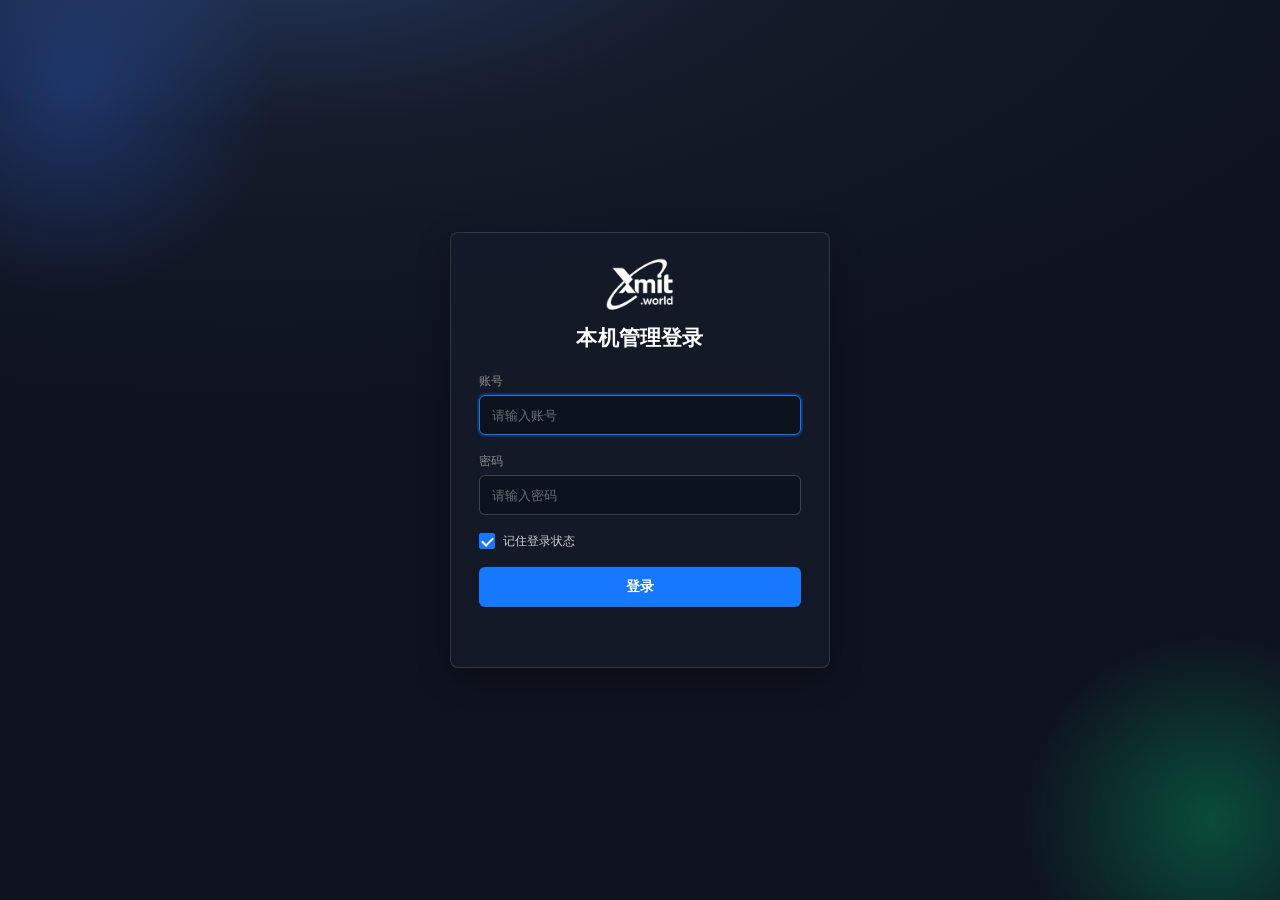
<file: software_docker_dashboard.html>
<!doctype html>
<html lang="zh-CN">
<head>
<meta charset="utf-8" />
<meta name="viewport" content="width=device-width,initial-scale=1" />
<title>vCPE 本机管理面板（Docker）</title>
<style>
:root{--bg:#f0f2f5;--card:#fff;--line:#e8e8e8;--txt:#1f1f1f;--muted:#8c8c8c;--blue:#1890ff;--blueWeak:#e6f7ff;--ok:#52c41a;--warn:#faad14;--err:#ff4d4f;--off:#8c8c8c;--radius:4px;--shadow:0 1px 2px rgba(0,0,0,.03)}
*{box-sizing:border-box}
html,body{margin:0;background:var(--bg);color:var(--txt);font:14px/1.5 -apple-system,BlinkMacSystemFont,"Segoe UI","PingFang SC","Hiragino Sans GB","Microsoft YaHei",sans-serif}
button,input,select,textarea{font:13px -apple-system,BlinkMacSystemFont,"Segoe UI","PingFang SC","Microsoft YaHei",sans-serif}
button,input,select,textarea{border:1px solid #d9d9d9;border-radius:4px;padding:7px 11px;background:#fff;color:#1f1f1f;transition:all .18s cubic-bezier(.2,.8,.2,1)}
input:focus,select:focus,textarea:focus{outline:none;border-color:#40a9ff;box-shadow:0 0 0 2px rgba(24,144,255,.18)}
button{cursor:pointer;min-height:34px}
button:hover{border-color:#40a9ff;color:#1890ff}
button:disabled{cursor:not-allowed;color:#bfbfbf;background:#fafafa;border-color:#e5e5e5}
#setSave{background:var(--blue);border-color:var(--blue);color:#fff}
#setSave:hover{background:#40a9ff;border-color:#40a9ff;color:#fff}
#topRestart{border-color:#ffccc7;background:#fff2f0;color:#cf1322}
#topRestart:hover{border-color:#ff7875;color:#cf1322}
.hidden{display:none!important}
.login-page{min-height:100vh;display:flex;align-items:center;justify-content:center;padding:24px;background:radial-gradient(1200px 500px at 20% -10%,#263b63 0%,#151b2a 44%,#0f1320 100%);position:relative;overflow:hidden}
.login-page:before,.login-page:after{content:"";position:absolute;border-radius:50%;filter:blur(0);opacity:.35;pointer-events:none}
.login-page:before{width:420px;height:420px;left:-140px;top:-120px;background:radial-gradient(circle,#2d64d8 0%,rgba(45,100,216,0) 70%)}
.login-page:after{width:380px;height:380px;right:-120px;bottom:-110px;background:radial-gradient(circle,#00b96b 0%,rgba(0,185,107,0) 70%)}
.login-card{position:relative;z-index:1;width:min(380px,100%);background:rgba(20,27,41,.92);border:1px solid rgba(255,255,255,.12);border-radius:8px;padding:24px 28px 24px;box-shadow:0 10px 32px rgba(0,0,0,.32)}
.login-brand{display:flex;flex-direction:column;align-items:center;gap:10px;margin-bottom:18px}
.login-logo{display:block;width:auto;height:56px;max-width:132px}
.login-title{margin:0;text-align:center;font-size:21px;line-height:30px;color:#fff;font-weight:600;letter-spacing:.2px}
.login-form{display:flex;flex-direction:column;gap:16px}
.login-form .f{margin:0}
.login-form label{display:block;font-size:12px;line-height:20px;color:rgba(255,255,255,.7);margin-bottom:6px}
.login-form input{width:100%;height:40px;padding:0 12px;border:1px solid rgba(255,255,255,.2);border-radius:6px;background:rgba(9,15,27,.68);color:#fff}
.login-form input::placeholder{color:rgba(255,255,255,.38)}
.login-form input:focus{border-color:#1677ff;box-shadow:0 0 0 2px rgba(22,119,255,.24)}
.login-row{display:flex;justify-content:flex-start;align-items:center;min-height:20px}
.login-form label.login-check{display:inline-flex;align-items:center;gap:8px;margin:0;color:rgba(255,255,255,.78);font-size:12px;line-height:20px;cursor:pointer;user-select:none}
.login-form .login-check input[type="checkbox"]{position:absolute;opacity:0;pointer-events:none;width:0;height:0;margin:0}
.login-form .login-check .ck{position:relative;display:inline-block;width:16px;height:16px;flex:0 0 16px;border:1px solid rgba(255,255,255,.34);border-radius:2px;background:rgba(4,18,42,.65);transition:all .2s}
.login-form .login-check:hover .ck{border-color:#69b1ff}
.login-form .login-check input[type="checkbox"]:checked + .ck{border-color:#1677ff;background:#1677ff}
.login-form .login-check input[type="checkbox"]:checked + .ck::after{content:"";position:absolute;left:4px;top:1px;width:5px;height:9px;border:2px solid #fff;border-top:none;border-left:none;transform:rotate(45deg)}
.login-form .login-check span{display:inline-block}
.login-submit{width:100%;height:40px;border:none;border-radius:6px;background:#1677ff;color:#fff;font-size:14px;font-weight:600}
.login-submit:hover{background:#4096ff;color:#fff}
.login-submit.is-loading{position:relative;pointer-events:none;opacity:.92}
.login-submit.is-loading:before{content:"";position:absolute;left:calc(50% - 34px);top:50%;width:12px;height:12px;margin-top:-6px;border:2px solid #fff;border-right-color:transparent;border-radius:50%;animation:spin .8s linear infinite}
.login-err{min-height:20px;color:#ff7875;font-size:12px;line-height:20px}
.app{height:100vh;display:flex;flex-direction:column;overflow:hidden}
.top{position:sticky;top:0;z-index:9;display:flex;justify-content:space-between;gap:10px;align-items:center;padding:11px 16px;background:#fff;border-bottom:1px solid var(--line);box-shadow:0 1px 0 rgba(0,0,0,.02)}
.top .left,.top .right{display:flex;gap:8px;align-items:center;flex-wrap:wrap}
.name{font-weight:600;font-size:17px}
.meta{font-size:12px;color:var(--muted)}
.wrap{display:flex;flex:1;min-height:0;overflow:hidden}
.side{width:224px;height:100%;overflow:auto;background:#fff;border-right:1px solid var(--line);padding:12px 10px;display:flex;flex-direction:column;gap:6px;flex:0 0 auto}
.nav{border:1px solid transparent;background:transparent;text-align:left;padding:10px 12px;border-radius:4px;color:#434343;transition:all .18s cubic-bezier(.2,.8,.2,1)}
.nav:hover{background:#f5f5f5;color:#1f1f1f}
.nav.active{background:var(--blueWeak);border-color:#91d5ff;color:#0958d9;font-weight:600}
.main{flex:1;min-height:0;padding:20px;overflow:auto}
.page{display:none;flex-direction:column;gap:14px}
.page.active{display:flex}
.card{background:var(--card);border:1px solid var(--line);border-radius:var(--radius);padding:16px;box-shadow:var(--shadow)}
.ttl{display:flex;justify-content:space-between;align-items:center;gap:8px;margin-bottom:10px}
.ttl h2,.ttl h3{margin:0;font-size:16px;color:#262626}
.desc{margin:0;color:var(--muted);font-size:12px}
.grid6{display:grid;grid-template-columns:repeat(6,minmax(0,1fr));gap:10px}
.grid4{display:grid;grid-template-columns:repeat(4,minmax(0,1fr));gap:10px}
.ov-top{display:grid;grid-template-columns:minmax(0,2.3fr) minmax(320px,1fr);gap:10px;align-items:start}
.ov-top>.card{padding:12px}
.ov-metrics{padding:10px}
.ov-metrics .ttl{margin-bottom:6px}
.ov-grid{display:grid;grid-template-columns:repeat(4,minmax(0,1fr));gap:8px}
.ov-metrics .m{padding:7px 9px;min-width:0}
.ov-metrics .m .k{font-size:11px}
.ov-metrics .m .v{font-size:17px;line-height:1.2;white-space:nowrap;overflow:hidden;text-overflow:ellipsis}
.ov-metrics .m .v.detail{white-space:normal;overflow:visible;text-overflow:clip;line-height:1.35}
.ov-metrics .m .v.inline-bar{font-size:12px;line-height:1.2;white-space:normal;overflow:visible;margin-top:2px}
.metric-row{display:flex;align-items:center;gap:12px;min-width:0}
.metric-row .bar{flex:1;min-width:80px;height:10px;background:#f5f5f5;border-radius:100px;overflow:hidden}
.metric-row .bar i{display:block;height:100%;width:0;background:#52c41a;border-radius:100px}
.metric-row.mem .bar i{background:#faad14}
.metric-row .val{flex-shrink:0;color:rgba(0,0,0,.65);font-weight:400;font-size:12px;white-space:nowrap}
.m{border:1px solid var(--line);background:#fff;border-radius:4px;padding:10px}
.m .k{font-size:12px;color:#8c8c8c}
.m .v{font-size:22px;font-weight:600;color:#262626}
.m .s{font-size:12px;color:#8c8c8c}
.grid2{display:grid;grid-template-columns:1fr 1fr;gap:12px}
.mini{border:1px solid var(--line);background:#fff;border-radius:4px;padding:10px}
.mini h4{margin:0 0 8px;font-size:13px;color:#262626}
canvas{width:100%;height:168px;display:block}
.ov-online{padding:11px 10px 15px}
.ov-online .ttl{margin-bottom:6px}
.ov-online canvas{height:56px}
.online-wrap{position:relative}
.online-tip{position:absolute;display:none;pointer-events:none;z-index:3;background:#fff;border:1px solid #e8e8e8;border-radius:4px;padding:8px 10px;min-width:160px;box-shadow:0 6px 16px rgba(0,0,0,.12)}
.online-tip.show{display:block}
.online-tip .t1{font-size:12px;color:#8c8c8c;margin-bottom:4px}
.online-tip .t2{display:flex;align-items:center;gap:6px;color:#262626}
.online-dot{width:8px;height:8px;border-radius:50%;display:inline-block}
.row{display:flex;gap:8px;align-items:center;flex-wrap:wrap}
.row.end{justify-content:flex-end}
.row .grow{flex:1}
.table{width:100%;border-collapse:collapse;table-layout:fixed}
.table th,.table td{border-bottom:1px solid #f0f0f0;padding:10px 8px;vertical-align:top;word-break:break-word}
.nowrap{white-space:nowrap}
.table th{font-size:12px;color:#8c8c8c;text-align:left;white-space:nowrap;background:#fafafa}
.table th.sort{cursor:pointer;padding-right:8px}
.table th.sort:after{content:"↕";display:inline-block;margin-left:6px;color:#bfbfbf;font-size:11px;line-height:1;vertical-align:middle}
.table th.sort.asc:after{content:"↑";color:var(--blue)}
.table th.sort.desc:after{content:"↓";color:var(--blue)}
.bad{display:inline-flex;align-items:center;border-radius:999px;padding:2px 10px;font-size:11px;border:1px solid transparent}
.status-online{background:#f6ffed;color:#389e0d;border-color:#b7eb8f}
.status-offline{background:#fafafa;color:#8c8c8c;border-color:#d9d9d9}
.status-abnormal{background:#fff2f0;color:#cf1322;border-color:#ffccc7}
.tag{display:inline-block;border:1px solid #d9d9d9;background:#fafafa;color:#595959;border-radius:999px;padding:2px 8px;font-size:11px;margin:0 4px 4px 0}
.on{background:#f6ffed;color:#389e0d;border-color:#b7eb8f}
.off{background:#fafafa;color:#8c8c8c;border-color:#d9d9d9}
.h-ok{background:#f6ffed;color:#389e0d;border-color:#b7eb8f}
.h-warn{background:#fffbe6;color:#d48806;border-color:#ffe58f}
.h-bad{background:#fff2f0;color:#cf1322;border-color:#ffccc7}
.lvH{color:#cf1322}.lvM{color:#d48806}.lvL{color:#1890ff}
.pg{display:flex;justify-content:flex-end;gap:8px;align-items:center;color:#8c8c8c;font-size:12px;margin-top:10px}
.empty{text-align:center;color:#8c8c8c;padding:18px}
.kv{display:grid;grid-template-columns:repeat(2,minmax(0,1fr));gap:8px 14px}
.kv div{display:flex;gap:6px}
.kv b{min-width:108px;color:#8c8c8c;font-size:12px;font-weight:500}
.kv span{color:#262626;font-size:13px;word-break:break-all}
.list{margin:0;padding-left:18px}
.list li{margin:4px 0}
.block{background:#fff;border:1px solid var(--line);border-radius:4px;padding:12px}
.set{display:grid;grid-template-columns:1fr 1fr;gap:10px}
.set .full{grid-column:1/-1}
.f{margin-bottom:8px}
.f label{display:block;font-size:12px;color:#8c8c8c;margin-bottom:4px}
.ro{background:#fafafa;color:#595959}
#p-settings .set{grid-template-columns:repeat(2,minmax(360px,1fr));gap:14px;align-items:stretch}
#p-settings .block{padding:14px;display:flex;flex-direction:column;min-height:224px}
#p-settings .block h3{margin:0 0 14px;font-size:15px;line-height:1.2;font-weight:600;color:#262626}
#p-settings .f{margin-bottom:12px}
#p-settings .f:last-child{margin-bottom:0}
#p-settings .form-row{display:grid;grid-template-columns:126px minmax(0,1fr);align-items:center;column-gap:12px}
#p-settings .form-row>label{margin:0;color:#595959;font-size:13px;line-height:20px}
#p-settings .form-row .ctl{min-width:0}
#p-settings .form-row .ctl input,#p-settings .form-row .ctl select,#p-settings .form-row .ctl textarea{width:100%}
#p-settings .form-row.textarea-row{align-items:start}
#p-settings .form-row.textarea-row>label{padding-top:7px}
#p-settings .row{gap:10px}
#p-settings #setPort{max-width:120px}
#p-settings #setRebind{align-self:flex-start}
#p-settings .sw{vertical-align:middle}
.sw{position:relative;display:inline-block;width:44px;height:24px}
.sw input{opacity:0;width:0;height:0;position:absolute}
.sl{position:absolute;inset:0;background:#bfbfbf;border-radius:24px;transition:.2s;cursor:pointer}
.sl:before{content:"";position:absolute;width:18px;height:18px;left:3px;top:3px;background:#fff;border-radius:50%;transition:.2s;box-shadow:0 1px 4px rgba(0,0,0,.16)}
.sw input:checked+.sl{background:var(--blue)}
.sw input:checked+.sl:before{transform:translateX(20px)}
.hint{font-size:12px;color:#0958d9;background:#e6f7ff;border:1px solid #91d5ff;border-radius:999px;padding:4px 10px}
.warn{background:#fffbe6;border:1px solid #ffe58f;color:#ad6800;border-radius:4px;padding:10px}
.op{display:flex;gap:6px;flex-wrap:nowrap;align-items:center;overflow-x:auto;overflow-y:hidden;white-space:nowrap}
.op .sbtn{white-space:nowrap;flex:0 0 auto}
.sbtn{padding:3px 8px;font-size:12px;min-height:28px;border-radius:4px}
.sbtn-primary{background:#1677ff;border-color:#1677ff;color:#fff}
.sbtn-primary:hover{background:#4096ff;border-color:#4096ff;color:#fff}
.sbtn-warning{background:#faad14;border-color:#faad14;color:#fff}
.sbtn-warning:hover{background:#ffc53d;border-color:#ffc53d;color:#fff}
.sbtn-danger{background:#ff4d4f;border-color:#ff4d4f;color:#fff}
.sbtn-danger:hover{background:#ff7875;border-color:#ff7875;color:#fff}
.modal{position:fixed;inset:0;background:rgba(0,0,0,.45);display:none;align-items:center;justify-content:center;z-index:30;padding:24px}
.modal.show{display:flex}
.mp{--modal-width:520px;width:min(var(--modal-width),calc(100vw - 48px));max-height:80vh;background:#fff;border:1px solid #f0f0f0;border-radius:8px;display:flex;flex-direction:column;overflow:hidden;box-shadow:0 6px 16px rgba(0,0,0,.08)}
.modal[data-size="confirm"] .mp{--modal-width:416px}
.modal[data-size="standard"] .mp{--modal-width:520px}
.modal[data-size="form"] .mp{--modal-width:720px}
.modal[data-size="data"] .mp{--modal-width:1000px}
.mh{display:flex;justify-content:space-between;align-items:center;border-bottom:1px solid #f0f0f0;padding:16px 24px}
.mh h3{margin:0;font-size:16px;line-height:24px;font-weight:600;color:#262626}
.mh #mdX{width:32px;height:32px;min-height:32px;padding:0;border:none;border-radius:6px;background:transparent;color:#8c8c8c;font-size:18px;line-height:1}
.mh #mdX:hover{background:#f5f5f5;color:#262626}
.mb{padding:24px;overflow:auto;max-height:calc(80vh - 120px);color:#262626;font-size:14px;line-height:22px}
.mb p{margin:0 0 16px}
.mb p:last-child{margin-bottom:0}
.mb .aux{color:#8c8c8c;font-size:12px;line-height:20px}
.mb .set{display:grid;grid-template-columns:1fr;gap:16px}
.mb .set .f{margin-bottom:0}
.mb .set input,.mb .set select,.mb .set textarea{width:100%}
.mb .kv{grid-template-columns:1fr;gap:16px}
.mb > * + *{margin-top:16px}
.ma{border-top:1px solid #f0f0f0;padding:10px 16px;display:flex;justify-content:flex-end;gap:8px;flex-wrap:wrap}
.ma button{height:32px;min-height:32px;padding:0 15px;font-size:14px}
.ma .btn-default{background:#fff;border-color:#d9d9d9;color:#262626}
.ma .btn-default:hover{border-color:#1677ff;color:#1677ff}
.ma .btn-primary{background:#1677ff;border-color:#1677ff;color:#fff}
.ma .btn-primary:hover{background:#4096ff;border-color:#4096ff;color:#fff}
.ma .btn-danger{background:#ff4d4f;border-color:#ff4d4f;color:#fff}
.ma .btn-danger:hover{background:#ff7875;border-color:#ff7875;color:#fff}
.ma button.is-loading{position:relative;padding-left:32px;pointer-events:none;opacity:.9}
.ma button.is-loading::before{content:"";position:absolute;left:12px;top:50%;width:12px;height:12px;margin-top:-6px;border:2px solid currentColor;border-right-color:transparent;border-radius:50%;animation:spin .8s linear infinite}
.confirm-box{display:flex;gap:16px;align-items:flex-start}
.confirm-icon{width:22px;height:22px;flex:0 0 22px;border-radius:50%;display:inline-flex;align-items:center;justify-content:center;font-size:14px;font-weight:700;line-height:1;border:1px solid #ffd591;background:#fff7e6;color:#d48806;margin-top:1px}
.confirm-icon.danger{border-color:#ffccc7;background:#fff2f0;color:#cf1322}
.confirm-text{color:#262626;font-size:14px;line-height:22px}
@keyframes spin{to{transform:rotate(360deg)}}
.toasts{position:fixed;right:16px;bottom:16px;display:flex;flex-direction:column;gap:8px;z-index:40}
.toast{min-width:210px;max-width:420px;background:#fff;border:1px solid var(--line);border-left:4px solid var(--ok);border-radius:4px;padding:10px 12px;box-shadow:0 2px 8px rgba(0,0,0,.08)}
.toast.err{border-left-color:var(--err)}
.toast.warn{border-left-color:var(--warn)}
@media(max-width:1200px){.grid6{grid-template-columns:repeat(3,minmax(0,1fr))}.grid4{grid-template-columns:repeat(2,minmax(0,1fr))}.ov-top{grid-template-columns:1fr}.grid2,.set,.kv{grid-template-columns:1fr}}
@media(max-width:920px){.wrap{flex-direction:column}.side{width:100%;height:auto;max-height:none;border-right:none;border-bottom:1px solid var(--line);flex-direction:row;overflow:auto}.nav{white-space:nowrap}.main{padding:10px}}
@media(max-width:720px){#p-settings .form-row{grid-template-columns:1fr;row-gap:6px}#p-settings .form-row.textarea-row>label{padding-top:0}}
@media(max-width:560px){.grid6,.grid4{grid-template-columns:1fr}}
</style>
</head>
<body>
<div class="login-page" id="loginPage">
  <div class="login-card">
    <div class="login-brand">
      <img class="login-logo" src="logo_white.png" alt="Xmit world">
      <h1 class="login-title">本机管理登录</h1>
    </div>
    <form class="login-form" id="loginForm" autocomplete="off">
      <div class="f">
        <label>账号</label>
        <input id="lgUser" placeholder="请输入账号" />
      </div>
      <div class="f">
        <label>密码</label>
        <input id="lgPass" type="password" placeholder="请输入密码" />
      </div>
      <div class="login-row">
        <label class="login-check"><input type="checkbox" id="lgRemember" checked><i class="ck"></i><span>记住登录状态</span></label>
      </div>
      <button id="lgBtn" class="login-submit" type="submit">登录</button>
      <div class="login-err" id="loginErr"></div>
    </form>
  </div>
</div>
<div class="app hidden" id="appRoot">
<header class="top">
  <div class="left">
    <span class="name" id="topName"></span>
    <span class="bad" id="topStatus"></span>
    <span class="meta">最近心跳：<span id="topHb"></span></span>
  </div>
  <div class="right">
    <button id="topRestart">重启服务</button>
    <button id="topLogout">退出登录</button>
  </div>
</header>
<div class="wrap">
<aside class="side">
  <button class="nav active" data-p="overview">概览</button>
  <button class="nav" data-p="members">成员管理</button>
  <button class="nav" data-p="logs">日志</button>
  <button class="nav" data-p="settings">设置</button>
</aside>
<main class="main">
<section class="page active" id="p-overview">
  <div class="ov-top">
    <div class="card ov-metrics">
      <div class="ttl"><h2>概览</h2></div>
      <div class="ov-grid">
        <div class="m"><div class="k">当前网络模式</div><div class="v" id="mMode"></div></div>
        <div class="m"><div class="k">当前延迟/丢包</div><div class="v" id="mQ"></div></div>
        <div class="m"><div class="k">CPU 资源</div><div class="v detail" id="mCpu"></div></div>
        <div class="m"><div class="k">内存资源</div><div class="v detail" id="mMem"></div></div>
      </div>
    </div>
    <div class="card mini ov-online">
      <div class="ttl"><h2>近 24 小时在线情况</h2></div>
      <div class="online-wrap">
        <canvas id="cOnline"></canvas>
        <div class="online-tip" id="onlineTip"></div>
      </div>
    </div>
  </div>
  <div class="card">
    <div class="ttl"><h3>组网信息</h3></div>
    <div class="kv" id="connInfo"></div>
  </div>
</section>
<section class="page" id="p-members">
  <div class="card">
    <div class="ttl"><h2>成员管理</h2></div>
    <p class="desc">参与软件组网的 App 用户信息。</p>
    <div class="row" style="margin:8px 0">
      <input id="mbSearch" placeholder="搜索账户/姓名" />
      <select id="mbSt"><option value="all">全部连接状态</option><option value="online">在线</option><option value="offline">离线</option></select>
    </div>
    <table class="table"><thead><tr>
      <th style="width:138px">账户</th>
      <th style="width:110px">姓名</th>
      <th style="width:98px">带宽限制</th>
      <th class="sort" data-t="mb" data-k="conn" style="width:96px">连接状态</th>
      <th class="sort" data-t="mb" data-k="lat" style="width:92px">延时</th>
      <th class="sort" data-t="mb" data-k="loss" style="width:86px">丢包</th>
      <th class="sort" data-t="mb" data-k="jitter" style="width:92px">抖动</th>
    </tr></thead><tbody id="mbBody"></tbody></table>
    <div class="pg"><button id="mbPrev">上一页</button><span id="mbPg"></span><button id="mbNext">下一页</button></div>
  </div>
</section>
<section class="page" id="p-logs">
  <div class="card">
    <div class="ttl"><h2>日志</h2></div>
    <div class="row" style="margin-bottom:8px">
      <select id="logType"><option value="all">全部日志类型</option><option>系统日志</option><option>连接日志</option><option>容器日志</option></select>
      <input id="logKw" placeholder="关键字搜索" class="grow" />
    </div>
    <table class="table"><thead><tr><th class="sort" data-t="lg" data-k="time" style="width:190px">时间</th><th class="sort" data-t="lg" data-k="type" style="width:110px">日志类型</th><th class="sort" data-t="lg" data-k="level" style="width:90px">级别</th><th>内容</th></tr></thead><tbody id="lgBody"></tbody></table>
    <div class="pg"><button id="lgPrev">上一页</button><span id="lgPg"></span><button id="lgNext">下一页</button></div>
  </div>
</section>
<section class="page" id="p-settings">
  <div class="card">
    <div class="ttl"><h2>设置</h2></div>
    <div class="set">
      <div class="block">
        <h3>基本信息</h3>
        <div class="f form-row">
          <label>设备名称</label>
          <div class="ctl"><input id="setName" /></div>
        </div>
        <div class="f form-row">
          <label>语言</label>
          <div class="ctl"><input class="ro" value="中文" readonly /></div>
        </div>
      </div>
      <div class="block">
        <h3>安全</h3>
        <div class="f form-row">
          <label>旧密码</label>
          <div class="ctl"><input type="password" id="setOldPwd" placeholder="请输入旧密码" /></div>
        </div>
        <div class="f form-row">
          <label>新密码</label>
          <div class="ctl"><input type="password" id="setNewPwd" placeholder="至少8位" /></div>
        </div>
        <div class="f form-row">
          <label>再次输入新密码</label>
          <div class="ctl"><input type="password" id="setNewPwd2" placeholder="再次输入" /></div>
        </div>
      </div>
      <div class="block">
        <h3>接入与认证</h3>
        <div class="f form-row">
          <label>当前所属企业</label>
          <div class="ctl"><input id="setBindNet" class="ro" readonly /></div>
        </div>
        <div class="f form-row">
          <label>设备接入码</label>
          <div class="ctl"><input id="setBindSt" class="ro" readonly /></div>
        </div>
        <div class="f form-row">
          <label>操作</label>
          <div class="ctl"><button id="setRebind">重新绑定</button></div>
        </div>
      </div>
      <div class="block">
        <h3>端口与访问</h3>
        <div class="f form-row">
          <label>面板访问端口</label>
          <div class="ctl row"><input class="ro" id="setPort" readonly /></div>
        </div>
      </div>
    </div>
    <div class="row end" style="margin-top:10px"><button id="setSave">保存设置</button></div>
  </div>
</section>
</main></div></div>
<div class="modal" id="md"><div class="mp"><div class="mh"><h3 id="mdT"></h3><button id="mdX">×</button></div><div class="mb" id="mdB"></div><div class="ma" id="mdA"></div></div></div>
<div class="toasts" id="ts"></div>
<script>
const S={
deviceInfo:{name:"vCPE-上海-现场01",status:"online",heartbeat:"2026-03-04 15:18:22",network:"华东生产网",nodeId:"NODE-SH-7A91",vAddr:"10.200.18.34",scope:"总部运维组、华东应用组、生产控制组",ver:"vCPE 2.8.4 / 策略包 2026.03.04.1",tenant:"上海制造租户",enterprise:"朗桥维视通信技术有限公司",siteName:"广州研发中心",siteAddress:"广州市越秀区朗桥维视通信技术有限公司",bind:"BND-3F29",netMode:"加速+组网"},
conn:{type:"中转",lat:32,loss:0.4,jitter:8},
resource:{cpu:"2 核",mem:"2048 MB"},
set:{panelPwd:"Admin@123"},
chart:{on:[100,100,100,99,98,97,100,100,99,100,100,100,99,98,96,98,99,100,100,100,99,98,100,100],cpu:[36,42,40,47,53,49,45,48,46,44,52,50],mem:[58,57,59,60,62,61,60,63,62,61,60,59]}
};
const mkTime=(i)=>{const b=new Date("2026-03-03T00:00:00").getTime()+i*8*6e4,d=new Date(b),p=n=>String(n).padStart(2,"0");return `${d.getFullYear()}-${p(d.getMonth()+1)}-${p(d.getDate())} ${p(d.getHours())}:${p(d.getMinutes())}:${p(d.getSeconds())}`};
S.members=Array.from({length:18},(_,i)=>({id:500+i,account:`13${String(640000000+i*173).slice(0,9)}`,name:["张晨","李萌","王一鸣","赵可","陈宇","周婷","吴昊","郑雪","冯涛","蒋琳","郭凯","彭娜","谢宁","唐杰","邓玥","韩超","宋磊","许静"][i],bandwidth:[20,30,50,100,80,40,60,50,30,100,20,60,80,40,50,30,60,100][i],conn:i%4===0?"offline":"online",lat:12+(i*7%63),loss:((i*3)%9/10).toFixed(1),jitter:3+(i*5%20)}));
const T=["系统日志","连接日志","容器日志"],
CI={系统日志:["配置已应用","本机任务扫描完成"],连接日志:["平台可达保持连接","心跳恢复正常"],容器日志:["容器资源采样完成"]},
CW={系统日志:["系统时间存在轻微偏差","检测到短时负载波动"],连接日志:["链路延迟升高已启用兜底","丢包波动超过预警阈值"],容器日志:["容器内存接近限制"]},
CE={系统日志:["配置加载失败","关键进程异常退出"],连接日志:["上级平台不可达","链路握手失败"],容器日志:["容器启动失败"]};
S.logs=Array.from({length:24},(_,i)=>{const t=T[i%3],l=i%10===0?"ERROR":i%4===0?"WARN":"INFO",pool=l==="ERROR"?CE:l==="WARN"?CW:CI;return{id:i+1,time:mkTime(420-i),type:t,level:l,content:pool[t][i%pool[t].length]}});
const U={p:"overview",mb:{q:"",st:"all",s:"",d:"asc",pg:1,ps:8},lg:{tp:"all",q:"",s:"time",d:"desc",pg:1,ps:20},online:{bars:[]}};
const $=s=>document.querySelector(s),$$=s=>[...document.querySelectorAll(s)],esc=s=>String(s).replace(/[&<>"']/g,m=>({"&":"&amp;","<":"&lt;",">":"&gt;","\"":"&quot;","'":"&#39;"}[m])),sts=s=>s==="online"?"在线":s==="offline"?"离线":"异常",now=()=>{const d=new Date(),p=n=>String(n).padStart(2,"0");return `${d.getFullYear()}-${p(d.getMonth()+1)}-${p(d.getDate())} ${p(d.getHours())}:${p(d.getMinutes())}:${p(d.getSeconds())}`};
const md={box:$("#md"),t:$("#mdT"),b:$("#mdB"),a:$("#mdA"),x:$("#mdX"),maskClosable:true,escClosable:true};
const AUTH={key:"vcpe_local_auth"};
let appReady=false;
const authOn=()=>sessionStorage.getItem(AUTH.key)==="1"||localStorage.getItem(AUTH.key)==="1";
function authSet(remember){sessionStorage.setItem(AUTH.key,"1");if(remember)localStorage.setItem(AUTH.key,"1");else localStorage.removeItem(AUTH.key)}
function authClr(){sessionStorage.removeItem(AUTH.key);localStorage.removeItem(AUTH.key)}
function setLoginErr(msg=""){const el=$("#loginErr");if(el)el.textContent=msg}
function showLogin(){closeM();$("#appRoot").classList.add("hidden");$("#loginPage").classList.remove("hidden");setLoginErr("");const u=$("#lgUser"),p=$("#lgPass");if(p)p.value="";if(u)u.focus()}
function showApp(){$("#loginPage").classList.add("hidden");$("#appRoot").classList.remove("hidden")}
function bindLogin(){const fm=$("#loginForm"),btn=$("#lgBtn");if(!fm||!btn)return;fm.addEventListener("submit",e=>{e.preventDefault();const rm=$("#lgRemember").checked;setLoginErr("");btn.disabled=true;btn.classList.add("is-loading");setTimeout(()=>{authSet(rm);showApp();initApp();btn.disabled=false;btn.classList.remove("is-loading")},280)})}
function initApp(){if(appReady)return;bind();allR();sw("overview");appReady=true}
function setBtnLoading(btn,on){if(!btn)return;btn.classList.toggle("is-loading",!!on);btn.disabled=!!on}
function openM(t,b,acts=[{t:"关闭",c:"btn-default"}],opt={}){md.t.textContent=t;md.b.innerHTML=b;md.a.innerHTML="";md.maskClosable=opt.maskClosable!==false;md.escClosable=opt.escClosable!==false;md.box.dataset.size=opt.size||"standard";
acts.slice(0,3).forEach(x=>{const bt=document.createElement("button");bt.textContent=x.t;bt.className=x.c||"btn-default";bt.onclick=async()=>{const canLoad=x.loading===true||/btn-primary|btn-danger/.test(bt.className);if(canLoad)setBtnLoading(bt,true);let ok=true;try{if(x.f){const r=await x.f();if(r===false)ok=false}}catch(e){ok=false;toast("操作失败，请重试","err")}if(canLoad)setBtnLoading(bt,false);if(x.close!==false&&ok)closeM()};md.a.appendChild(bt)});md.box.classList.add("show")}
function closeM(){md.box.classList.remove("show");md.box.dataset.size="standard";md.maskClosable=true;md.escClosable=true}
function confirmM(t,m,f,ok="确定"){const d=/删除|重启|回滚|关闭|移出|重置|停用/.test(`${t}${m}${ok}`),icon=d?"<span class='confirm-icon danger'>!</span>":"<span class='confirm-icon'>!</span>";openM(t,`<div class='confirm-box'>${icon}<div class='confirm-text'>${esc(m)}</div></div>`,[{t:"取消",c:"btn-default"},{t:ok,c:d?"btn-danger":"btn-primary",loading:true,f}],{size:"confirm"})}
function toast(t,k=""){const d=document.createElement("div");d.className=`toast ${k}`;d.textContent=t;$("#ts").appendChild(d);setTimeout(()=>d.remove(),2500)}
function sv(v){if(v==null)return"";if(typeof v==="number")return v;if(/^\d{4}-\d{2}-\d{2}/.test(String(v))){const t=new Date(String(v).replace(/-/g,"/")).getTime();if(!Number.isNaN(t))return t}return String(v).toLowerCase()}
function sortA(a,k,d){const f=d==="asc"?1:-1;return[...a].sort((x,y)=>sv(x[k])>sv(y[k])?f:sv(x[k])<sv(y[k])?-f:0)}
function pageA(a,p,s){const n=Math.max(1,Math.ceil(a.length/s)),c=Math.min(Math.max(1,p),n),st=(c-1)*s;return{n,c,t:a.length,i:a.slice(st,st+s)}}
function tgConn(s){return `<span class="bad status-${s}">${sts(s)}</span>`}
function setSort(){ $$("th.sort").forEach(th=>{th.classList.remove("asc","desc");const t=th.dataset.t,k=th.dataset.k,o={mb:U.mb,lg:U.lg}[t];if(o&&o.s===k)th.classList.add(o.d==="asc"?"asc":"desc")}) }
function topR(){ $("#topName").textContent=S.deviceInfo.name;const st=$("#topStatus");st.textContent=sts(S.deviceInfo.status);st.className=`bad status-${S.deviceInfo.status}`;$("#topHb").textContent=S.deviceInfo.heartbeat }
function draw(id,fn){const c=$(id);if(!c)return;const r=c.getBoundingClientRect(),d=window.devicePixelRatio||1;c.width=Math.max(1,Math.floor(r.width*d));c.height=Math.max(1,Math.floor(r.height*d));const x=c.getContext("2d");x.setTransform(d,0,0,d,0,0);fn(x,r.width,r.height)}
function ovR(){ $("#mMode").textContent=S.deviceInfo.netMode;$("#mQ").textContent=`${S.conn.lat} ms / ${S.conn.loss}%`;const cpuPct=S.chart.cpu.at(-1),memPct=S.chart.mem.at(-1),memTotal=parseInt(S.resource.mem,10)||0,memUsed=Math.round(memTotal*memPct/100),cpuAvg=(S.chart.cpu.reduce((a,b)=>a+b,0)/Math.max(1,S.chart.cpu.length)).toFixed(1);$("#mCpu").className="v inline-bar";$("#mMem").className="v inline-bar";$("#mCpu").innerHTML=`<span class="metric-row"><span class="bar"><i style="width:${cpuPct}%"></i></span><span class="val">${cpuPct}%（平均 ${cpuAvg}%）</span></span>`;$("#mMem").innerHTML=`<span class="metric-row mem"><span class="bar"><i style="width:${memPct}%"></i></span><span class="val">${memUsed} MB / ${memTotal} MB</span></span>`;
draw("#cOnline",(x,w,h)=>{x.clearRect(0,0,w,h);const padL=12,padR=12,src=S.chart.on,d=[];src.forEach(v=>{d.push(v,v,v)});const n=d.length,total=w-padL-padR,gap=Math.max(2,Math.min(4,Math.floor(total/(n*3.1)))),bw=Math.max(3,(total-gap*(n-1))/n);const barY=14,barH=Math.max(10,Math.min(12,h-33)),axisY=barY+barH+5,labelY=Math.min(h-3,axisY+11);const rr=(x0,y0,ww,hh,r)=>{const r0=Math.min(r,ww/2,hh/2);x.beginPath();x.moveTo(x0+r0,y0);x.arcTo(x0+ww,y0,x0+ww,y0+hh,r0);x.arcTo(x0+ww,y0+hh,x0,y0+hh,r0);x.arcTo(x0,y0+hh,x0,y0,r0);x.arcTo(x0,y0,x0+ww,y0,r0);x.closePath()};const bars=[];const tm=i=>{const h0=Math.floor(i/3),m0=(i%3)*20,p=v=>String(v).padStart(2,"0");return `2026-03-03 ${p(h0)}:${p(m0)}`};for(let i=0;i<n;i++){const v=d[i],bx=padL+i*(bw+gap),c=v>=99?"#35b995":v>=97?"#f3b324":"#ef6a62";x.fillStyle=c;rr(bx,barY,bw,barH,Math.min(2,bw/2));x.fill();bars.push({x:bx,y:barY,w:bw,h:barH,v,tm:tm(i),c})}U.online={bars,w,h};x.strokeStyle="#e8e8e8";x.beginPath();x.moveTo(padL,axisY);x.lineTo(w-padR,axisY);x.stroke();const ticks=[0,18,36,54,n-1],labs=["00:00","06:00","12:00","18:00","24:00"];x.fillStyle="#8c8c8c";x.font="9px sans-serif";x.textAlign="center";ticks.forEach((idx,i)=>{const px=padL+idx*(bw+gap)+bw/2;x.fillRect(px,axisY+1,1,2);x.fillText(labs[i],px,labelY)});x.textAlign="start"}) }
function connR(){const kv=(arr)=>arr.map(([k,v])=>`<div><b>${k}</b><span>${esc(v)}</span></div>`).join("");$("#connInfo").innerHTML=kv([["所属策略",S.deviceInfo.network],["所属企业",S.deviceInfo.enterprise],["所属站点",S.deviceInfo.siteName],["站点地址",S.deviceInfo.siteAddress],["虚拟地址（VIP）",S.deviceInfo.vAddr]])}
function mbList(){let a=S.members.filter(r=>(!U.mb.q||`${r.account}${r.name}`.toLowerCase().includes(U.mb.q))&&(U.mb.st==="all"||r.conn===U.mb.st));return U.mb.s?sortA(a,U.mb.s,U.mb.d):a}
function mbR(){const p=pageA(mbList(),U.mb.pg,U.mb.ps);U.mb.pg=p.c;const b=$("#mbBody");if(!p.i.length)b.innerHTML=`<tr><td colspan="7"><div class="empty">当前筛选条件下没有数据</div></td></tr>`;else b.innerHTML=p.i.map(r=>`<tr><td class="nowrap">${r.account}</td><td>${esc(r.name)}</td><td>${r.bandwidth} Mbps</td><td>${tgConn(r.conn)}</td><td>${r.lat} ms</td><td>${r.loss}%</td><td>${r.jitter} ms</td></tr>`).join("");$("#mbPg").textContent=`第 ${p.c}/${p.n} 页，共 ${p.t} 条`;$("#mbPrev").disabled=p.c<=1;$("#mbNext").disabled=p.c>=p.n;setSort()}
function lgList(){let a=S.logs.filter(l=>(U.lg.tp==="all"||l.type===U.lg.tp)&&(!U.lg.q||`${l.time}${l.type}${l.level}${l.content}`.toLowerCase().includes(U.lg.q)));return sortA(a,U.lg.s,U.lg.d)}
function lgR(){const p=pageA(lgList(),U.lg.pg,U.lg.ps);U.lg.pg=p.c;const b=$("#lgBody");if(!p.i.length)b.innerHTML=`<tr><td colspan="4"><div class="empty">当前筛选条件下没有日志</div></td></tr>`;else b.innerHTML=p.i.map(l=>`<tr><td class="nowrap">${l.time}</td><td class="nowrap">${l.type}</td><td class="nowrap">${l.level}</td><td>${esc(l.content)}</td></tr>`).join("");$("#lgPg").textContent=`第 ${p.c}/${p.n} 页，共 ${p.t} 行`;$("#lgPrev").disabled=p.c<=1;$("#lgNext").disabled=p.c>=p.n;setSort() }
function setR(){ $("#setName").value=S.deviceInfo.name;$("#setBindNet").value="上海朗桥维视通讯技术有限公司";$("#setBindSt").value=S.deviceInfo.bind;$("#setPort").value="8080";$("#setOldPwd").value="";$("#setNewPwd").value="";$("#setNewPwd2").value="" }
function allR(){topR();ovR();connR();mbR();lgR();setR()}
function sw(p){U.p=p;$$('.nav').forEach(n=>n.classList.toggle('active',n.dataset.p===p));$$('.page').forEach(pg=>pg.classList.toggle('active',pg.id===`p-${p}`));if(p!=="overview"){const tip=$("#onlineTip");tip&&tip.classList.remove("show")}if(p==="overview")ovR()}
function bind(){ md.x.onclick=closeM;md.box.onclick=e=>e.target===md.box&&md.maskClosable&&closeM();document.addEventListener("keydown",e=>{if(e.key==="Escape"&&md.box.classList.contains("show")&&md.escClosable)closeM()});$$('.nav').forEach(n=>n.onclick=()=>sw(n.dataset.p));$("#topRestart").onclick=()=>confirmM("重启服务","确认重启本机 vCPE 服务？该操作会造成短时中断。",()=>{S.deviceInfo.heartbeat=now();topR();toast("服务重启命令已提交")},"确认重启");$("#topLogout").onclick=()=>confirmM("退出登录","确认退出当前登录会话？",()=>{authClr();showLogin()},"退出");
const onCv=$("#cOnline"),onTip=$("#onlineTip");if(onCv&&onTip){const hide=()=>onTip.classList.remove("show");onCv.addEventListener("mouseleave",hide);onCv.addEventListener("mousemove",e=>{const bars=(U.online&&U.online.bars)||[];if(!bars.length)return hide();const r=onCv.getBoundingClientRect(),x=e.clientX-r.left,y=e.clientY-r.top,b=bars.find(it=>x>=it.x&&x<=it.x+it.w&&y>=it.y-2&&y<=it.y+it.h+4);if(!b)return hide();const s=b.v>=99?"无异常":"存在波动";onTip.innerHTML=`<div class="t1">${b.tm}</div><div class="t2"><span class="online-dot" style="background:${b.c}"></span>${s}（在线率 ${b.v}%）</div>`;onTip.classList.add("show");const tw=onTip.offsetWidth,th=onTip.offsetHeight,lx=Math.min(Math.max(8,x+12),r.width-tw-8),ty=Math.max(8,b.y-th-10);onTip.style.left=`${lx}px`;onTip.style.top=`${ty}px`})}
$("#mbSearch").oninput=e=>{U.mb.q=e.target.value.trim().toLowerCase();U.mb.pg=1;mbR()};$("#mbSt").onchange=e=>{U.mb.st=e.target.value;U.mb.pg=1;mbR()};$("#mbPrev").onclick=()=>{U.mb.pg--;mbR()};$("#mbNext").onclick=()=>{U.mb.pg++;mbR()};
$("#logType").onchange=e=>{U.lg.tp=e.target.value;U.lg.pg=1;lgR()};$("#logKw").oninput=e=>{U.lg.q=e.target.value.trim().toLowerCase();U.lg.pg=1;lgR()};$("#lgPrev").onclick=()=>{U.lg.pg--;lgR()};$("#lgNext").onclick=()=>{U.lg.pg++;lgR()};
$("#setSave").onclick=()=>{const n=$("#setName").value.trim(),o=$("#setOldPwd").value,a=$("#setNewPwd").value,b=$("#setNewPwd2").value,pwdTouched=!!(o||a||b);if(!n)return toast("设备名称不能为空","warn");if(pwdTouched){if(!o)return toast("请输入旧密码","warn");if(o!==S.set.panelPwd)return toast("旧密码不正确","err");if(a.length<8)return toast("密码至少 8 位","warn");if(a!==b)return toast("两次输入不一致","err");S.set.panelPwd=a}S.deviceInfo.name=n;S.deviceInfo.heartbeat=now();topR();$("#setOldPwd").value="";$("#setNewPwd").value="";$("#setNewPwd2").value="";toast(pwdTouched?"设置已保存，密码已更新":"设置已保存")};
$("#setRebind").onclick=()=>openM("重新绑定",`<p>请输入新的接入码。</p><input id='rb' placeholder='请输入接入码'>`,[{t:"取消",c:"btn-default"},{t:"下一步",c:"btn-primary",loading:true,close:false,f:()=>{const c=$("#rb").value.trim();if(!c)return toast("请填写接入码","warn");closeM();confirmM("确认重置绑定","确认使用新的接入码重置绑定？",()=>{S.deviceInfo.bind=c.toUpperCase();setR();toast("重新绑定已完成","warn")},"确认重置")}}],{size:"standard"});
window.addEventListener("resize",()=>{if(U.p==="overview")ovR()});

document.addEventListener("click",e=>{const th=e.target.closest("th.sort");if(!th)return;const mp={mb:U.mb,lg:U.lg}[th.dataset.t],k=th.dataset.k;if(!mp)return;if(mp.s===k)mp.d=mp.d==="asc"?"desc":"asc";else{mp.s=k;mp.d="asc"}if(th.dataset.t==="mb")mbR();if(th.dataset.t==="lg")lgR();
});
}
function init(){bindLogin();showLogin()}init();
</script>
</body>
</html>
</file>
<file: .skill-build/product-html-prototype/assets/prototype-starter/styles.css>
:root {
  --paper: #f3eee6;
  --ink: #161311;
  --ink-soft: rgba(22, 19, 17, 0.72);
  --line: rgba(22, 19, 17, 0.16);
  --line-strong: rgba(22, 19, 17, 0.42);
  --accent: __PRIMARY_ACCENT__;
  --functional: #55604a;
  --space-1: 16px;
  --space-2: 24px;
  --space-3: 40px;
  --space-4: 64px;
}

* {
  box-sizing: border-box;
}

html {
  scroll-behavior: smooth;
}

body {
  margin: 0;
  min-height: 100vh;
  font-family: "Noto Sans SC", sans-serif;
  color: var(--ink);
  background:
    linear-gradient(125deg, rgba(191, 79, 47, 0.08), transparent 28%),
    linear-gradient(0deg, rgba(22, 19, 17, 0.03), rgba(22, 19, 17, 0.03)),
    repeating-linear-gradient(
      90deg,
      transparent 0,
      transparent 78px,
      rgba(22, 19, 17, 0.035) 78px,
      rgba(22, 19, 17, 0.035) 79px
    ),
    linear-gradient(180deg, #efe7da 0%, #f7f1e8 100%);
}

button,
input,
textarea,
select {
  font: inherit;
}

.grain {
  position: fixed;
  inset: 0;
  pointer-events: none;
  opacity: 0.16;
  background-image:
    radial-gradient(circle at 20% 30%, rgba(22, 19, 17, 0.1) 0.6px, transparent 0.8px),
    radial-gradient(circle at 70% 60%, rgba(22, 19, 17, 0.08) 0.7px, transparent 0.9px);
  background-size: 12px 12px, 14px 14px;
  mix-blend-mode: multiply;
}

.shell {
  position: relative;
  max-width: 1380px;
  margin: 0 auto;
  padding: 24px 20px 72px;
}

.masthead {
  display: grid;
  gap: 18px;
  padding: 0 0 var(--space-2);
  border-bottom: 2px solid var(--line-strong);
}

.kicker,
.section-label,
.meta-label,
.panel-kicker {
  margin: 0;
  font-size: 0.74rem;
  font-weight: 700;
  letter-spacing: 0.18em;
  text-transform: uppercase;
}

.masthead-meta {
  display: grid;
  grid-template-columns: minmax(0, 1.2fr) minmax(240px, 0.8fr);
  gap: var(--space-2);
  align-items: end;
}

.masthead h1,
.statement h2,
.stage-header h3,
.closing-note h3,
.panel-column h4 {
  margin: 0;
  font-family: "Noto Serif SC", serif;
  font-weight: 700;
  line-height: 1.02;
  letter-spacing: -0.04em;
}

.masthead h1 {
  font-size: clamp(2.4rem, 5vw, 5rem);
}

.meta-pair {
  display: grid;
  grid-template-columns: repeat(2, minmax(0, 1fr));
  gap: var(--space-1);
}

.meta-value {
  margin: 8px 0 0;
  color: var(--ink-soft);
}

.mono {
  font-family: "IBM Plex Mono", monospace;
}

.editorial-grid {
  display: grid;
  grid-template-columns: minmax(180px, 0.48fr) minmax(0, 1.1fr);
  gap: var(--space-3);
  padding-top: var(--space-3);
}

.statement,
.main-stage,
.closing-note {
  grid-column: 2;
}

.brief-rail {
  grid-column: 1;
  grid-row: 1 / span 2;
  display: grid;
  align-content: start;
  gap: var(--space-2);
  padding-top: 10px;
}

.statement-grid {
  display: grid;
  grid-template-columns: minmax(0, 1.05fr) minmax(260px, 0.75fr);
  gap: var(--space-2);
  align-items: start;
}

.statement h2 {
  max-width: 11ch;
  font-size: clamp(2.9rem, 6vw, 6.4rem);
}

.fact-list {
  display: grid;
  gap: 18px;
  margin: 0;
}

.fact-list div {
  padding-top: 12px;
  border-top: 1px solid var(--line-strong);
}

.fact-list dt {
  margin-bottom: 6px;
  color: var(--ink-soft);
}

.fact-list dd {
  margin: 0;
}

.rail-block {
  padding-top: var(--space-1);
  border-top: 1px solid var(--line-strong);
}

.rail-block ul,
.closing-note ul,
.panel-list {
  margin: 16px 0 0;
  padding: 0;
  list-style: none;
}

.rail-block li,
.closing-note li,
.panel-list li {
  padding: 10px 0;
  border-bottom: 1px solid var(--line);
  color: var(--ink-soft);
}

.main-stage {
  position: relative;
  padding: 24px 0 0 28px;
}

.main-stage::before {
  content: "";
  position: absolute;
  top: 0;
  left: 0;
  width: 2px;
  height: calc(100% - 24px);
  background: linear-gradient(180deg, var(--accent), rgba(22, 19, 17, 0.16));
}

.stage-header {
  display: grid;
  grid-template-columns: minmax(0, 1fr) auto;
  gap: var(--space-2);
  align-items: end;
  margin-bottom: 24px;
}

.stage-header h3,
.closing-note h3 {
  font-size: clamp(1.9rem, 3.3vw, 3.5rem);
  max-width: 13ch;
}

.stage-switcher {
  display: inline-flex;
  gap: 12px;
  flex-wrap: wrap;
  align-items: center;
}

.stage-tab {
  position: relative;
  padding: 0 0 8px;
  border: none;
  background: transparent;
  color: var(--ink-soft);
  cursor: pointer;
  transition: color 180ms ease, transform 180ms ease;
}

.stage-tab::after {
  content: "";
  position: absolute;
  left: 0;
  right: 100%;
  bottom: 0;
  height: 2px;
  background: var(--accent);
  transition: right 220ms ease;
}

.stage-tab:hover {
  color: var(--ink);
  transform: translateX(4px);
}

.stage-tab.is-active {
  color: var(--ink);
}

.stage-tab.is-active::after,
.stage-tab:hover::after {
  right: 0;
}

.stage-panel {
  display: none;
  min-height: 360px;
  border-top: 2px solid var(--line-strong);
  border-bottom: 1px solid var(--line-strong);
  padding: 24px 0;
}

.stage-panel.is-active {
  display: block;
}

.stage-panel-grid {
  display: grid;
  grid-template-columns: minmax(0, 1fr) minmax(0, 1fr) minmax(260px, 0.88fr);
  gap: var(--space-2);
}

.panel-column {
  min-height: 280px;
  padding: 8px 0 0;
  border-top: 1px solid var(--line);
}

.panel-column h4 {
  font-size: 1.55rem;
  line-height: 1.18;
  max-width: 10ch;
  margin-bottom: 18px;
}

.accent-column {
  padding-left: 18px;
  border-left: 2px solid var(--accent);
}

.ledger {
  display: grid;
  gap: 0;
}

.ledger-row {
  display: grid;
  grid-template-columns: 128px minmax(0, 1fr);
  gap: 24px;
  padding: 20px 0;
  border-top: 1px solid var(--line);
}

.ledger-row:last-child {
  border-bottom: 1px solid var(--line);
}

.ledger-key {
  display: inline-block;
  padding-top: 4px;
  font-family: "IBM Plex Mono", monospace;
  color: var(--accent);
}

.ledger-row strong,
.flowline strong {
  display: block;
  margin-bottom: 8px;
  font-weight: 700;
}

.ledger-row p,
.flowline p {
  margin: 0;
  color: var(--ink-soft);
  line-height: 1.7;
}

.flowline {
  list-style: none;
  padding: 0;
  margin: 0;
  display: grid;
  gap: 0;
}

.flowline li {
  display: grid;
  grid-template-columns: 72px minmax(0, 1fr);
  gap: 20px;
  padding: 18px 0;
  border-top: 1px solid var(--line);
}

.flowline li:last-child {
  border-bottom: 1px solid var(--line);
}

.flowline span {
  color: var(--functional);
}

.closing-note {
  display: grid;
  grid-template-columns: minmax(0, 1fr) minmax(280px, 0.78fr);
  gap: var(--space-2);
  align-items: start;
  padding-top: 12px;
}

.reveal {
  opacity: 0;
  transform: translateY(18px);
  animation: stagger-in 680ms cubic-bezier(0.2, 0.8, 0.2, 1) forwards;
}

.reveal-1 {
  animation-delay: 40ms;
}

.reveal-2 {
  animation-delay: 120ms;
}

.reveal-3 {
  animation-delay: 220ms;
}

.reveal-4 {
  animation-delay: 320ms;
}

.reveal-5 {
  animation-delay: 420ms;
}

@keyframes stagger-in {
  to {
    opacity: 1;
    transform: translateY(0);
  }
}

@media (max-width: 1100px) {
  .editorial-grid,
  .masthead-meta,
  .statement-grid,
  .stage-header,
  .stage-panel-grid,
  .closing-note {
    grid-template-columns: 1fr;
  }

  .statement,
  .main-stage,
  .closing-note,
  .brief-rail {
    grid-column: 1;
  }

  .brief-rail {
    grid-row: auto;
    grid-template-columns: repeat(2, minmax(0, 1fr));
  }
}

@media (max-width: 720px) {
  .shell {
    padding: 18px 14px 56px;
  }

  .brief-rail,
  .meta-pair,
  .ledger-row,
  .flowline li,
  .closing-note {
    grid-template-columns: 1fr;
  }

  .main-stage {
    padding-left: 18px;
  }

  .stage-tab:hover {
    transform: translateX(0);
  }
}
</file>
